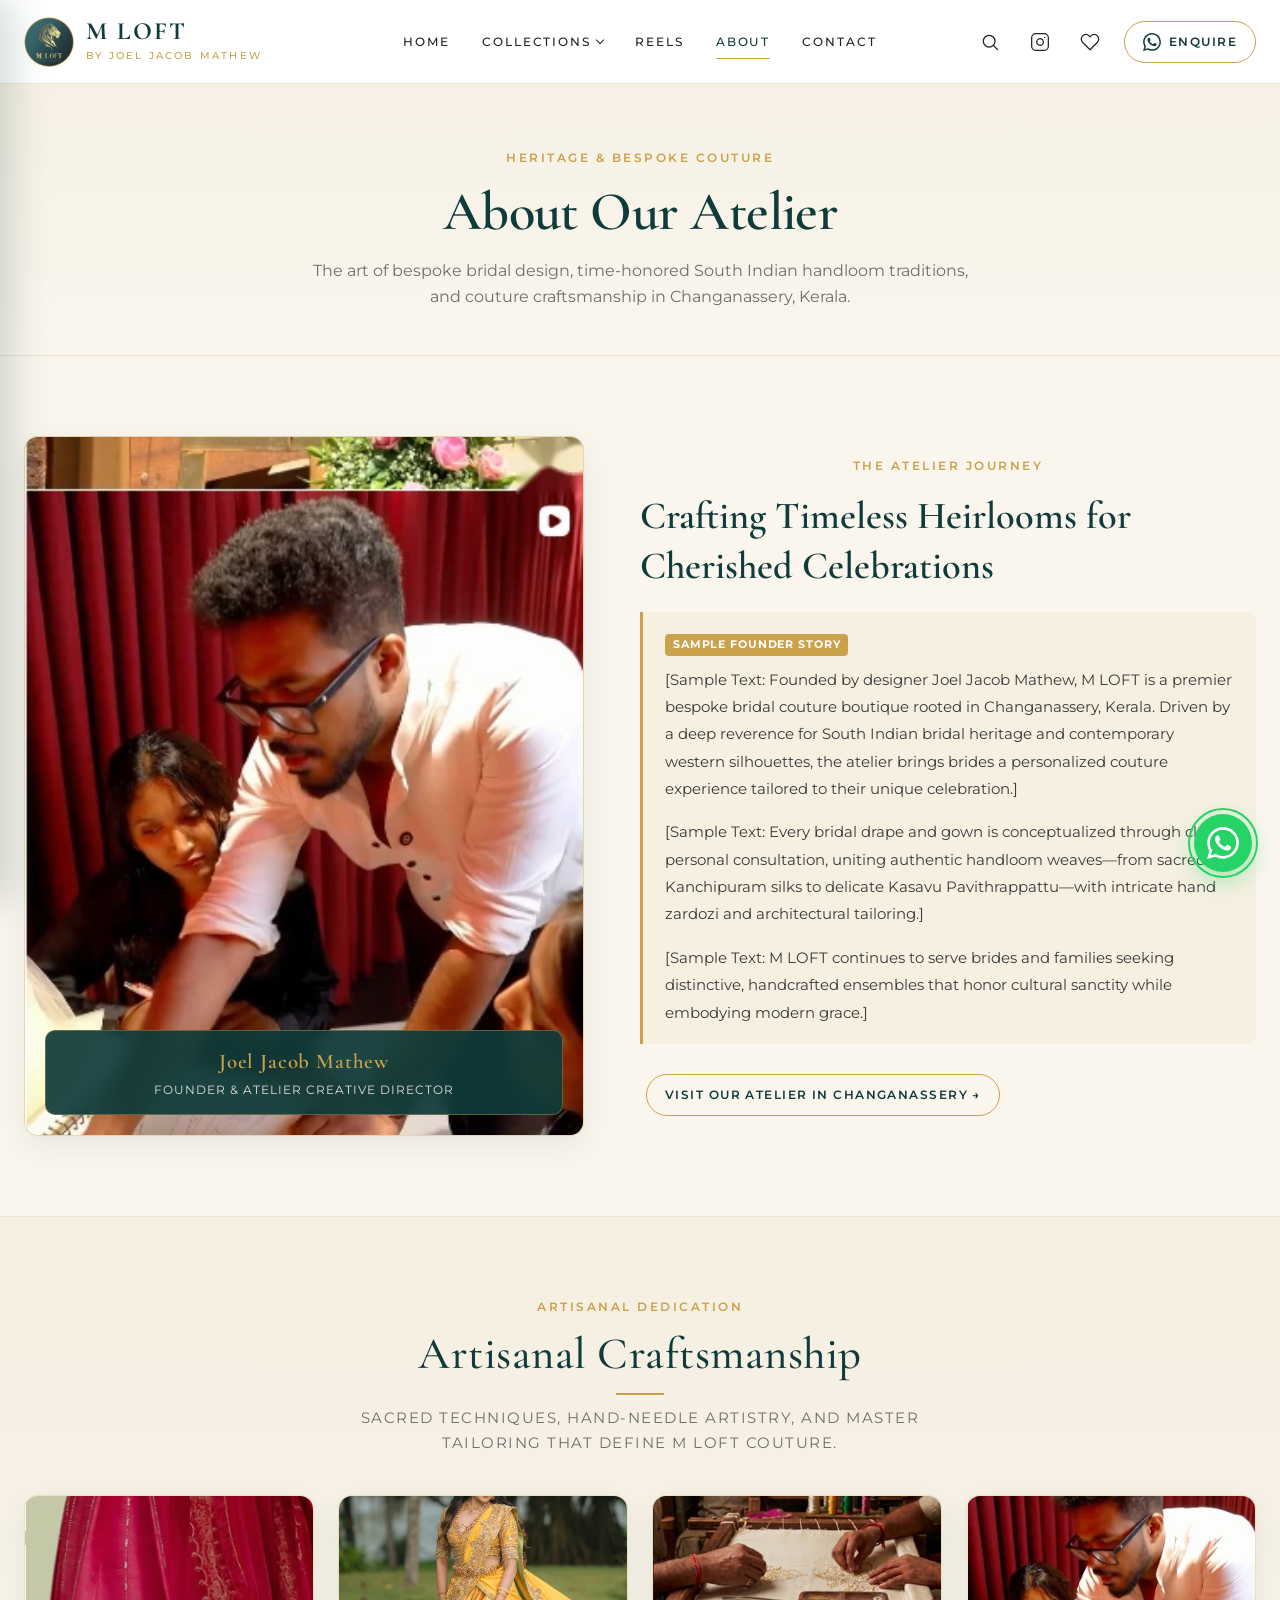
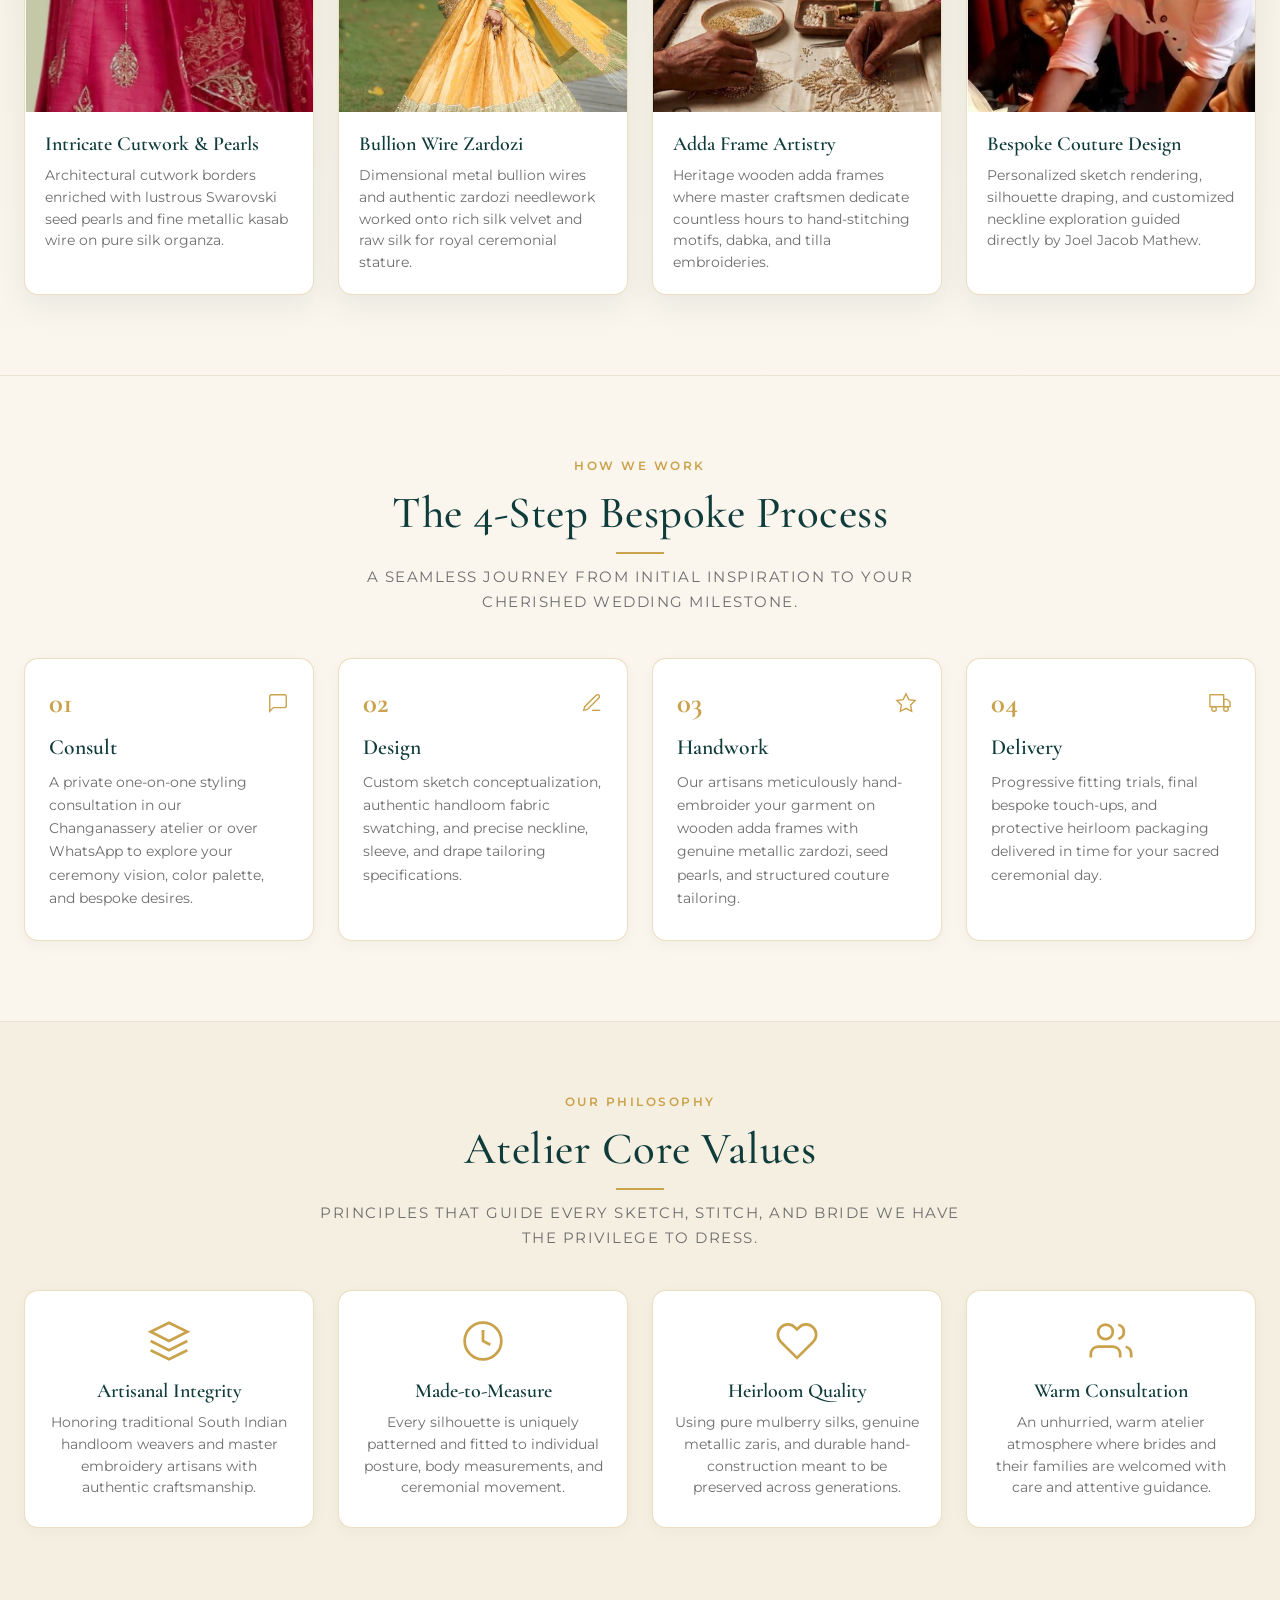
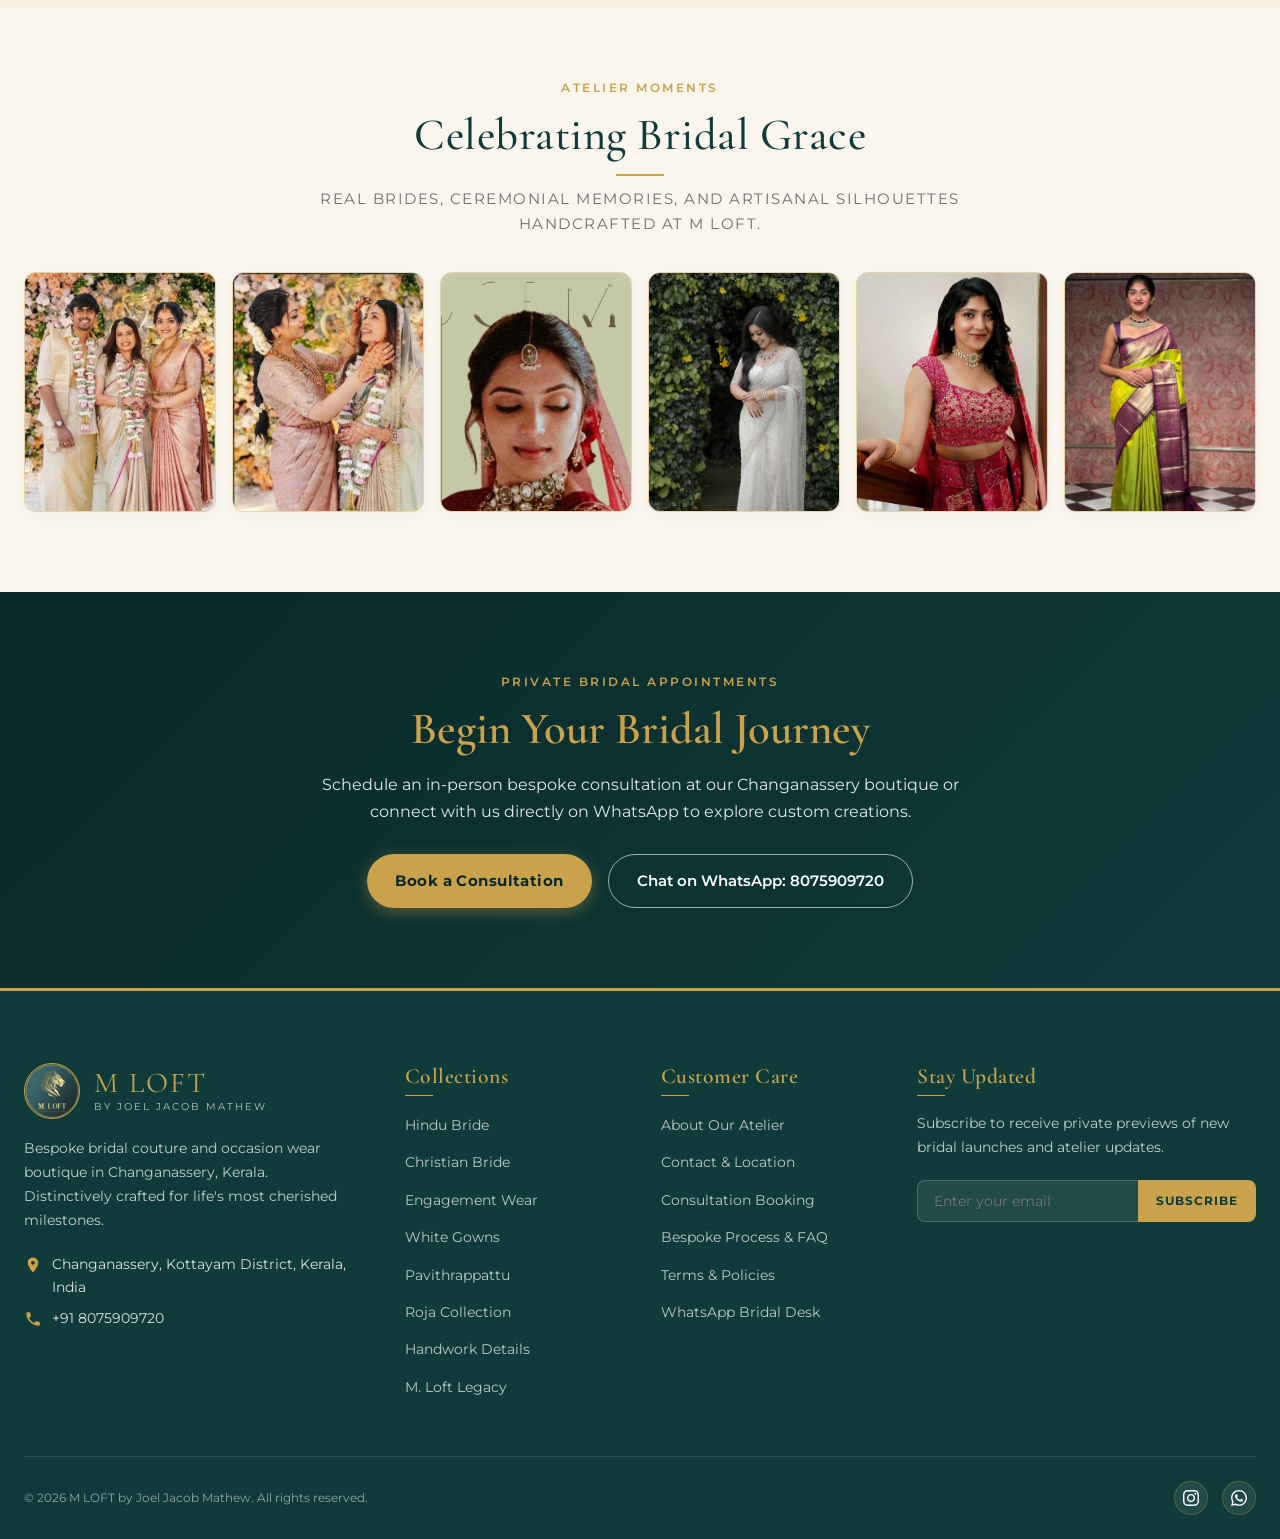
<file: about.html>
<!DOCTYPE html>
<html lang="en">
<head>
  <meta charset="UTF-8">
  <meta name="viewport" content="width=device-width, initial-scale=1.0">
  <title>About Our Atelier &amp; Heritage | M LOFT by Joel Jacob Mathew</title>
  <meta name="description" content="Discover the story, craftsmanship, 4-step bespoke process, and bridal heritage of M LOFT by Joel Jacob Mathew in Changanassery, Kerala.">
  <meta name="robots" content="noindex, nofollow">

  <!-- Open Graph Meta Tags -->
  <meta property="og:title" content="About Our Atelier &amp; Heritage | M LOFT by Joel Jacob Mathew">
  <meta property="og:description" content="Discover the story, craftsmanship, 4-step bespoke process, and bridal heritage of M LOFT by Joel Jacob Mathew in Changanassery, Kerala.">
  <meta property="og:image" content="assets/images/logo-badge.png">
  <meta property="og:type" content="website">
  
  <!-- Google Fonts: Cormorant Garamond & Montserrat -->
  <link rel="preconnect" href="https://fonts.googleapis.com">
  <link rel="preconnect" href="https://fonts.gstatic.com" crossorigin>
  <link href="https://fonts.googleapis.com/css2?family=Cormorant+Garamond:ital,wght@0,400;0,500;0,600;0,700;1,400&family=Montserrat:wght@300;400;500;600;700&display=swap" rel="stylesheet">
  
  <!-- Favicon -->
  <link rel="icon" type="image/png" sizes="32x32" href="assets/images/logo-badge.png">
  <link rel="icon" type="image/png" sizes="16x16" href="assets/images/logo-badge.png">
  <link rel="apple-touch-icon" sizes="180x180" href="assets/images/logo-badge.png">
  <meta name="theme-color" content="#0F3B3A">

  <!-- Master Stylesheet with cache buster -->
  <link rel="stylesheet" href="css/style.css?v=6.0">
</head>
<body>

  <!-- Sticky Header -->
  <header class="site-header" id="mainHeader">
    <div class="container header-inner">
      
      <!-- Mobile Hamburger Toggle (Left on mobile under 768px, >=44px tap area) -->
      <button class="mobile-toggle" aria-label="Open Navigation Menu" aria-expanded="false" aria-controls="mobileDrawer">
        <span class="hamburger-bar"></span>
        <span class="hamburger-bar"></span>
        <span class="hamburger-bar"></span>
      </button>

      <!-- Brand Logo & Name (Left on desktop, centered on mobile) -->
      <a href="index.html" class="brand-link" aria-label="M LOFT by Joel Jacob Mathew - Home">
        <img src="assets/images/logo-badge.png" alt="M LOFT Insignia" class="brand-badge-img" width="50" height="50">
        <div class="brand-text-wrap">
          <span class="brand-main-text">M LOFT</span>
          <span class="brand-sub-text">by Joel Jacob Mathew</span>
        </div>
      </a>

      <!-- Center Desktop Navigation -->
      <nav class="main-nav" aria-label="Primary Navigation">
        <div class="nav-item">
          <a href="index.html" class="nav-link">Home</a>
        </div>

        <!-- Collections Dropdown -->
        <div class="nav-item">
          <a href="collections.html" class="nav-link">
            Collections <span class="nav-arrow"></span>
          </a>
          <div class="dropdown-menu" role="menu">
            <div class="dropdown-grid">
              <a href="collections.html?c=hindu-bride" class="dropdown-card">
                <img src="assets/images/hindu-bride-01.webp" alt="Hindu Bride" class="dropdown-thumb" width="64" height="64" loading="lazy">
                <div class="dropdown-card-text">
                  <div class="dropdown-title">Hindu Bride</div>
                  <div class="dropdown-desc">Kanchipuram &amp; temple weaves</div>
                </div>
              </a>

              <a href="collections.html?c=christian-bride" class="dropdown-card">
                <img src="assets/images/christian-bride-01.webp" alt="Christian Bride" class="dropdown-thumb" width="64" height="64" loading="lazy">
                <div class="dropdown-card-text">
                  <div class="dropdown-title">Christian Bride</div>
                  <div class="dropdown-desc">Cathedral veils &amp; corset gowns</div>
                </div>
              </a>

              <a href="collections.html?c=engagement" class="dropdown-card">
                <img src="assets/images/engagement-01.webp" alt="Engagement" class="dropdown-thumb" width="64" height="64" loading="lazy">
                <div class="dropdown-card-text">
                  <div class="dropdown-title">Engagement Wear</div>
                  <div class="dropdown-desc">Pastel lehengas &amp; modern luxury</div>
                </div>
              </a>

              <a href="collections.html?c=white-gown" class="dropdown-card">
                <img src="assets/images/white-gown-01.webp" alt="White Gown" class="dropdown-thumb" width="64" height="64" loading="lazy">
                <div class="dropdown-card-text">
                  <div class="dropdown-title">White Gowns</div>
                  <div class="dropdown-desc">Handcrafted bespoke couture</div>
                </div>
              </a>

              <a href="collections.html?c=pavithrappattu" class="dropdown-card">
                <img src="assets/images/pavithrappattu-01.webp" alt="Pavithrappattu" class="dropdown-thumb" width="64" height="64" loading="lazy">
                <div class="dropdown-card-text">
                  <div class="dropdown-title">Pavithrappattu</div>
                  <div class="dropdown-desc">Heritage silk &amp; metallic zari</div>
                </div>
              </a>

              <a href="collections.html?c=roja" class="dropdown-card">
                <img src="assets/images/roja-01.webp" alt="Roja" class="dropdown-thumb" width="64" height="64" loading="lazy">
                <div class="dropdown-card-text">
                  <div class="dropdown-title">Roja Collection</div>
                  <div class="dropdown-desc">Crimson silks &amp; hand embroidery</div>
                </div>
              </a>

              <a href="collections.html?c=handwork" class="dropdown-card">
                <img src="assets/images/handwork-01.webp" alt="Handwork" class="dropdown-thumb" width="64" height="64" loading="lazy">
                <div class="dropdown-card-text">
                  <div class="dropdown-title">Handwork Details</div>
                  <div class="dropdown-desc">Artisanal zardozi &amp; cutwork</div>
                </div>
              </a>

              <a href="collections.html?c=legacy" class="dropdown-card">
                <img src="assets/images/legacy-01.webp" alt="M. Loft Legacy" class="dropdown-thumb" width="64" height="64" loading="lazy">
                <div class="dropdown-card-text">
                  <div class="dropdown-title">M. Loft Legacy</div>
                  <div class="dropdown-desc">Signature royal campaign</div>
                </div>
              </a>
            </div>

            <div class="dropdown-footer">
              <a href="collections.html" class="dropdown-footer-link">
                View all collections &rarr;
              </a>
            </div>
          </div>
        </div>

        <div class="nav-item">
          <a href="reels.html" class="nav-link">Reels</a>
        </div>

        <div class="nav-item">
          <a href="about.html" class="nav-link active">About</a>
        </div>

        <div class="nav-item">
          <a href="contact.html" class="nav-link">Contact</a>
        </div>
      </nav>

      <!-- Right Header Actions -->
      <div class="header-actions">
        <!-- Thin-line Search Icon (20px, 1.5px stroke, 44px tap area) -->
        <button class="icon-btn search-trigger" aria-label="Open Search">
          <svg width="20" height="20" viewBox="0 0 24 24" fill="none" stroke="currentColor" stroke-width="1.5" stroke-linecap="round" stroke-linejoin="round" aria-hidden="true"><circle cx="11" cy="11" r="7"/><line x1="21" y1="21" x2="16" y2="16"/></svg>
        </button>

        <!-- Thin-line Instagram Icon (20px, 1.5px stroke, 44px tap area) -->
        <a href="https://www.instagram.com/mloft_by_joeljacobmathew/" target="_blank" rel="noopener" class="icon-btn header-insta-btn" aria-label="Visit Instagram Profile">
          <svg width="20" height="20" viewBox="0 0 24 24" fill="none" stroke="currentColor" stroke-width="1.5" stroke-linecap="round" stroke-linejoin="round" aria-hidden="true"><rect x="2" y="2" width="20" height="20" rx="5" ry="5"/><path d="M16 11.37A4 4 0 1 1 12.63 8 4 4 0 0 1 16 11.37z"/><line x1="17.5" y1="6.5" x2="17.51" y2="6.5"/></svg>
        </a>

        <!-- Thin-line Wishlist Heart Icon (20px, 1.5px stroke, 44px tap area) -->
        <a href="#wishlist" class="icon-btn wishlist-btn" aria-label="View Wishlist">
          <svg width="20" height="20" viewBox="0 0 24 24" fill="none" stroke="currentColor" stroke-width="1.5" stroke-linecap="round" stroke-linejoin="round" aria-hidden="true"><path d="M20.84 4.61a5.5 5.5 0 0 0-7.78 0L12 5.67l-1.06-1.06a5.5 5.5 0 0 0-7.78 7.78l1.06 1.06L12 21.23l7.78-7.78 1.06-1.06a5.5 5.5 0 0 0 0-7.78z"/></svg>
          <span class="badge-count wishlist-badge" style="display: none;">0</span>
        </a>

        <!-- Mobile WhatsApp Icon Button (Under 768px, 44px tap target) -->
        <a href="https://wa.me/918075909720" target="_blank" rel="noopener" class="icon-btn mobile-wa-btn" aria-label="Chat on WhatsApp">
          <svg width="20" height="20" viewBox="0 0 24 24" fill="currentColor" aria-hidden="true"><path d="M17.472 14.382c-.297-.149-1.758-.867-2.03-.967-.273-.099-.471-.148-.67.15-.197.297-.767.966-.94 1.164-.173.199-.347.223-.644.075-.297-.15-1.255-.463-2.39-1.475-.883-.788-1.48-1.761-1.653-2.059-.173-.297-.018-.458.13-.606.134-.133.298-.347.446-.52.149-.174.198-.298.298-.497.099-.198.05-.371-.025-.52-.075-.149-.669-1.612-.916-2.207-.242-.579-.487-.5-.669-.51-.173-.008-.371-.01-.57-.01-.198 0-.52.074-.792.372-.272.297-1.04 1.016-1.04 2.479 0 1.462 1.065 2.875 1.213 3.074.149.198 2.096 3.2 5.077 4.487.709.306 1.262.489 1.694.625.712.227 1.36.195 1.871.118.571-.085 1.758-.719 2.006-1.413.248-.694.248-1.289.173-1.413-.074-.124-.272-.198-.57-.347m-5.421 7.403h-.004a9.87 9.87 0 01-5.031-1.378l-.361-.214-3.741.982.998-3.648-.235-.374a9.86 9.86 0 01-1.51-5.26c.001-5.45 4.436-9.884 9.888-9.884 2.64 0 5.122 1.03 6.988 2.898a9.825 9.825 0 012.893 6.994c-.003 5.45-4.437 9.884-9.885 9.884m8.413-18.297A11.815 11.815 0 0012.05 0C5.495 0 .16 5.335.157 11.892c0 2.096.547 4.142 1.588 5.945L.057 24l6.305-1.654a11.882 11.882 0 005.683 1.448h.005c6.554 0 11.89-5.335 11.893-11.893a11.821 11.821 0 00-3.48-8.413Z"/></svg>
        </a>

        <!-- Desktop Enquire Pill (Gold-outline pill with WhatsApp icon, fills teal on hover) -->
        <a href="https://wa.me/918075909720" target="_blank" rel="noopener" class="btn-enquire-pill" aria-label="Enquire on WhatsApp">
          <svg width="18" height="18" viewBox="0 0 24 24" fill="currentColor" aria-hidden="true"><path d="M17.472 14.382c-.297-.149-1.758-.867-2.03-.967-.273-.099-.471-.148-.67.15-.197.297-.767.966-.94 1.164-.173.199-.347.223-.644.075-.297-.15-1.255-.463-2.39-1.475-.883-.788-1.48-1.761-1.653-2.059-.173-.297-.018-.458.13-.606.134-.133.298-.347.446-.52.149-.174.198-.298.298-.497.099-.198.05-.371-.025-.52-.075-.149-.669-1.612-.916-2.207-.242-.579-.487-.5-.669-.51-.173-.008-.371-.01-.57-.01-.198 0-.52.074-.792.372-.272.297-1.04 1.016-1.04 2.479 0 1.462 1.065 2.875 1.213 3.074.149.198 2.096 3.2 5.077 4.487.709.306 1.262.489 1.694.625.712.227 1.36.195 1.871.118.571-.085 1.758-.719 2.006-1.413.248-.694.248-1.289.173-1.413-.074-.124-.272-.198-.57-.347m-5.421 7.403h-.004a9.87 9.87 0 01-5.031-1.378l-.361-.214-3.741.982.998-3.648-.235-.374a9.86 9.86 0 01-1.51-5.26c.001-5.45 4.436-9.884 9.888-9.884 2.64 0 5.122 1.03 6.988 2.898a9.825 9.825 0 012.893 6.994c-.003 5.45-4.437 9.884-9.885 9.884m8.413-18.297A11.815 11.815 0 0012.05 0C5.495 0 .16 5.335.157 11.892c0 2.096.547 4.142 1.588 5.945L.057 24l6.305-1.654a11.882 11.882 0 005.683 1.448h.005c6.554 0 11.89-5.335 11.893-11.893a11.821 11.821 0 00-3.48-8.413Z"/></svg>
          <span>Enquire</span>
        </a>
      </div>

    </div>
  </header>

  <!-- ========================================================================
       Mobile Drawer Navigation (Left-Slide, Ivory, Safe Area, Staggered)
       ======================================================================== -->
  <div class="mobile-drawer-overlay" aria-hidden="true"></div>
  <aside class="mobile-drawer" id="mobileDrawer" aria-label="Mobile Navigation" aria-hidden="true">
    <div class="drawer-header">
      <div class="brand-text-wrap">
        <span class="brand-main-text">M LOFT</span>
        <span class="brand-sub-text">by Joel Jacob Mathew</span>
      </div>
      <button class="drawer-close-btn" aria-label="Close Mobile Menu">&times;</button>
    </div>

    <nav class="drawer-nav">
      <div class="drawer-nav-item">
        <a href="index.html" class="drawer-link">Home</a>
      </div>
      
      <!-- Collapsible Collections Accordion with Thumbnails -->
      <div class="drawer-nav-item">
        <button class="drawer-accordion-btn" aria-expanded="false">
          <span>Collections</span>
          <span class="nav-arrow"></span>
        </button>
        <div class="drawer-accordion-content">
          <a href="collections.html?c=hindu-bride" class="drawer-sublink-card">
            <img src="assets/images/hindu-bride-01.webp" alt="Hindu Bride" class="drawer-sublink-thumb" width="40" height="40" loading="lazy">
            <span class="drawer-sublink-name">Hindu Bride</span>
          </a>
          <a href="collections.html?c=christian-bride" class="drawer-sublink-card">
            <img src="assets/images/christian-bride-01.webp" alt="Christian Bride" class="drawer-sublink-thumb" width="40" height="40" loading="lazy">
            <span class="drawer-sublink-name">Christian Bride</span>
          </a>
          <a href="collections.html?c=engagement" class="drawer-sublink-card">
            <img src="assets/images/engagement-01.webp" alt="Engagement Wear" class="drawer-sublink-thumb" width="40" height="40" loading="lazy">
            <span class="drawer-sublink-name">Engagement Wear</span>
          </a>
          <a href="collections.html?c=white-gown" class="drawer-sublink-card">
            <img src="assets/images/white-gown-01.webp" alt="White Gowns" class="drawer-sublink-thumb" width="40" height="40" loading="lazy">
            <span class="drawer-sublink-name">White Gowns</span>
          </a>
          <a href="collections.html?c=pavithrappattu" class="drawer-sublink-card">
            <img src="assets/images/pavithrappattu-01.webp" alt="Pavithrappattu" class="drawer-sublink-thumb" width="40" height="40" loading="lazy">
            <span class="drawer-sublink-name">Pavithrappattu</span>
          </a>
          <a href="collections.html?c=roja" class="drawer-sublink-card">
            <img src="assets/images/roja-01.webp" alt="Roja Collection" class="drawer-sublink-thumb" width="40" height="40" loading="lazy">
            <span class="drawer-sublink-name">Roja Collection</span>
          </a>
          <a href="collections.html?c=handwork" class="drawer-sublink-card">
            <img src="assets/images/handwork-01.webp" alt="Handwork Details" class="drawer-sublink-thumb" width="40" height="40" loading="lazy">
            <span class="drawer-sublink-name">Handwork Details</span>
          </a>
          <a href="collections.html?c=legacy" class="drawer-sublink-card">
            <img src="assets/images/legacy-01.webp" alt="M. Loft Legacy" class="drawer-sublink-thumb" width="40" height="40" loading="lazy">
            <span class="drawer-sublink-name">M. Loft Legacy</span>
          </a>
          <a href="collections.html" class="drawer-sublink-all">
            View all collections &rarr;
          </a>
        </div>
      </div>

      <div class="drawer-nav-item">
        <a href="reels.html" class="drawer-link">Reels</a>
      </div>

      <div class="drawer-nav-item">
        <a href="about.html" class="drawer-link active">About</a>
      </div>

      <div class="drawer-nav-item">
        <a href="contact.html" class="drawer-link">Contact</a>
      </div>
    </nav>

    <div class="drawer-footer">
      <a href="https://wa.me/918075909720" target="_blank" rel="noopener" class="drawer-wa-btn">
        <svg width="18" height="18" viewBox="0 0 24 24" fill="currentColor" aria-hidden="true"><path d="M17.472 14.382c-.297-.149-1.758-.867-2.03-.967-.273-.099-.471-.148-.67.15-.197.297-.767.966-.94 1.164-.173.199-.347.223-.644.075-.297-.15-1.255-.463-2.39-1.475-.883-.788-1.48-1.761-1.653-2.059-.173-.297-.018-.458.13-.606.134-.133.298-.347.446-.52.149-.174.198-.298.298-.497.099-.198.05-.371-.025-.52-.075-.149-.669-1.612-.916-2.207-.242-.579-.487-.5-.669-.51-.173-.008-.371-.01-.57-.01-.198 0-.52.074-.792.372-.272.297-1.04 1.016-1.04 2.479 0 1.462 1.065 2.875 1.213 3.074.149.198 2.096 3.2 5.077 4.487.709.306 1.262.489 1.694.625.712.227 1.36.195 1.871.118.571-.085 1.758-.719 2.006-1.413.248-.694.248-1.289.173-1.413-.074-.124-.272-.198-.57-.347m-5.421 7.403h-.004a9.87 9.87 0 01-5.031-1.378l-.361-.214-3.741.982.998-3.648-.235-.374a9.86 9.86 0 01-1.51-5.26c.001-5.45 4.436-9.884 9.888-9.884 2.64 0 5.122 1.03 6.988 2.898a9.825 9.825 0 012.893 6.994c-.003 5.45-4.437 9.884-9.885 9.884m8.413-18.297A11.815 11.815 0 0012.05 0C5.495 0 .16 5.335.157 11.892c0 2.096.547 4.142 1.588 5.945L.057 24l6.305-1.654a11.882 11.882 0 005.683 1.448h.005c6.554 0 11.89-5.335 11.893-11.893a11.821 11.821 0 00-3.48-8.413Z"/></svg>
        <span>Enquire on WhatsApp</span>
      </a>

      <div class="drawer-contact-strip">
        <a href="tel:8075909720" class="drawer-phone-link" aria-label="Call 8075909720">
          <svg width="16" height="16" viewBox="0 0 24 24" fill="none" stroke="currentColor" stroke-width="1.5" stroke-linecap="round" stroke-linejoin="round" aria-hidden="true"><path d="M22 16.92v3a2 2 0 0 1-2.18 2 19.79 19.79 0 0 1-8.63-3.07 19.5 19.5 0 0 1-6-6 19.79 19.79 0 0 1-3.07-8.67A2 2 0 0 1 4.11 2h3a2 2 0 0 1 2 1.72 12.84 12.84 0 0 0 .7 2.81 2 2 0 0 1-.45 2.11L8.09 9.91a16 16 0 0 0 6 6l1.27-1.27a2 2 0 0 1 2.11-.45 12.84 12.84 0 0 0 2.81.7A2 2 0 0 1 22 16.92z"/></svg>
          <span>8075909720</span>
        </a>

        <a href="https://www.instagram.com/mloft_by_joeljacobmathew/" target="_blank" rel="noopener" class="drawer-insta-link" aria-label="Instagram Profile">
          <svg width="18" height="18" viewBox="0 0 24 24" fill="none" stroke="currentColor" stroke-width="1.5" stroke-linecap="round" stroke-linejoin="round" aria-hidden="true"><rect x="2" y="2" width="20" height="20" rx="5" ry="5"/><path d="M16 11.37A4 4 0 1 1 12.63 8 4 4 0 0 1 16 11.37z"/><line x1="17.5" y1="6.5" x2="17.51" y2="6.5"/></svg>
          <span>Instagram</span>
        </a>
      </div>
    </div>
  </aside>

  <!-- Search Overlay Modal -->
  <div class="search-modal-overlay" role="dialog" aria-modal="true" aria-label="Search Boutique">
    <div class="search-modal-container">
      <button class="search-close-btn" aria-label="Close Search">&times;</button>
      <h2 class="search-title">Search Collections & Bridal Wear</h2>
      <form class="search-input-wrap" onsubmit="event.preventDefault(); window.location.href='collections.html?q=' + encodeURIComponent(document.querySelector('.search-input').value);">
        <input type="text" class="search-input" placeholder="Search Hindu Bride, White Gown, Saree...">
        <button type="submit" class="search-submit-btn">&rarr;</button>
      </form>
    </div>
  </div>

  <!-- Main Content: About Our Atelier -->
  <main class="about-main-content" id="mainContent">

    <!-- 1. Hero Banner -->
    <section class="about-hero-banner">
      <div class="container">
        <span class="section-eyebrow">Heritage &amp; Bespoke Couture</span>
        <h1 class="about-hero-title">About Our Atelier</h1>
        <p class="about-hero-subtitle">
          The art of bespoke bridal design, time-honored South Indian handloom traditions, and couture craftsmanship in Changanassery, Kerala.
        </p>
      </div>
    </section>

    <!-- 2. Founder's Story Section -->
    <section class="about-story-section">
      <div class="container">
        <div class="about-story-grid">
          
          <div class="about-story-media">
            <img src="assets/images/mosaic-03.webp" alt="Joel Jacob Mathew Atelier Design Process" class="about-story-img" width="500" height="625" loading="lazy">
            <div class="about-story-badge">
              <div class="about-story-badge-name">Joel Jacob Mathew</div>
              <div class="about-story-badge-role">Founder &amp; Atelier Creative Director</div>
            </div>
          </div>

          <div class="about-story-content">
            <span class="section-eyebrow">The Atelier Journey</span>
            <h2 class="about-story-title">Crafting Timeless Heirlooms for Cherished Celebrations</h2>

            <!-- Clearly Marked Sample Story Box -->
            <div class="sample-story-box">
              <span class="sample-story-label">Sample Founder Story</span>
              <p class="about-story-text">
                [Sample Text: Founded by designer Joel Jacob Mathew, M LOFT is a premier bespoke bridal couture boutique rooted in Changanassery, Kerala. Driven by a deep reverence for South Indian bridal heritage and contemporary western silhouettes, the atelier brings brides a personalized couture experience tailored to their unique celebration.]
              </p>
              <p class="about-story-text">
                [Sample Text: Every bridal drape and gown is conceptualized through close personal consultation, uniting authentic handloom weaves—from sacred Kanchipuram silks to delicate Kasavu Pavithrappattu—with intricate hand zardozi and architectural tailoring.]
              </p>
              <p class="about-story-text" style="margin-bottom: 0;">
                [Sample Text: M LOFT continues to serve brides and families seeking distinctive, handcrafted ensembles that honor cultural sanctity while embodying modern grace.]
              </p>
            </div>

            <div style="margin-top: 10px;">
              <a href="contact.html" class="btn-enquire-pill" style="display: inline-flex;">
                <span>Visit Our Atelier in Changanassery &rarr;</span>
              </a>
            </div>
          </div>

        </div>
      </div>
    </section>

    <!-- 3. Craftsmanship Section with Handwork Images -->
    <section class="craftsmanship-section" id="craftsmanship">
      <div class="container">
        <div style="text-align: center; max-width: 650px; margin: 0 auto;">
          <span class="section-eyebrow">Artisanal Dedication</span>
          <h2 class="section-title">Artisanal Craftsmanship</h2>
          <p class="section-subtitle">Sacred techniques, hand-needle artistry, and master tailoring that define M LOFT couture.</p>
        </div>

        <div class="craftsmanship-grid">
          
          <div class="craft-card">
            <div class="craft-media">
              <img src="assets/images/handwork-01.webp" alt="Laser & Hand Cutwork Embroidery" class="craft-img" width="320" height="240" loading="lazy">
            </div>
            <div class="craft-body">
              <h3 class="craft-title">Intricate Cutwork &amp; Pearls</h3>
              <p class="craft-desc">Architectural cutwork borders enriched with lustrous Swarovski seed pearls and fine metallic kasab wire on pure silk organza.</p>
            </div>
          </div>

          <div class="craft-card">
            <div class="craft-media">
              <img src="assets/images/handwork-02.webp" alt="Bullion Wire Gold Zardozi" class="craft-img" width="320" height="240" loading="lazy">
            </div>
            <div class="craft-body">
              <h3 class="craft-title">Bullion Wire Zardozi</h3>
              <p class="craft-desc">Dimensional metal bullion wires and authentic zardozi needlework worked onto rich silk velvet and raw silk for royal ceremonial stature.</p>
            </div>
          </div>

          <div class="craft-card">
            <div class="craft-media">
              <img src="assets/images/handwork-03.webp" alt="Master Adda Frame Handloom Embroidery" class="craft-img" width="320" height="240" loading="lazy">
            </div>
            <div class="craft-body">
              <h3 class="craft-title">Adda Frame Artistry</h3>
              <p class="craft-desc">Heritage wooden adda frames where master craftsmen dedicate countless hours to hand-stitching motifs, dabka, and tilla embroideries.</p>
            </div>
          </div>

          <div class="craft-card">
            <div class="craft-media">
              <img src="assets/images/mosaic-03.webp" alt="Bespoke Sketching & Draping" class="craft-img" width="320" height="240" loading="lazy">
            </div>
            <div class="craft-body">
              <h3 class="craft-title">Bespoke Couture Design</h3>
              <p class="craft-desc">Personalized sketch rendering, silhouette draping, and customized neckline exploration guided directly by Joel Jacob Mathew.</p>
            </div>
          </div>

        </div>
      </div>
    </section>

    <!-- 4. 4-Step Process Section -->
    <section class="process-section" id="process">
      <div class="container">
        <div style="text-align: center; max-width: 650px; margin: 0 auto;">
          <span class="section-eyebrow">How We Work</span>
          <h2 class="section-title">The 4-Step Bespoke Process</h2>
          <p class="section-subtitle">A seamless journey from initial inspiration to your cherished wedding milestone.</p>
        </div>

        <div class="process-grid">
          
          <div class="process-step-card">
            <div class="process-num-badge">
              <span>01</span>
              <svg width="22" height="22" viewBox="0 0 24 24" fill="none" stroke="currentColor" stroke-width="1.5"><path d="M21 15a2 2 0 0 1-2 2H7l-4 4V5a2 2 0 0 1 2-2h14a2 2 0 0 1 2 2z"/></svg>
            </div>
            <h3 class="process-step-title">Consult</h3>
            <p class="process-step-desc">
              A private one-on-one styling consultation in our Changanassery atelier or over WhatsApp to explore your ceremony vision, color palette, and bespoke desires.
            </p>
          </div>

          <div class="process-step-card">
            <div class="process-num-badge">
              <span>02</span>
              <svg width="22" height="22" viewBox="0 0 24 24" fill="none" stroke="currentColor" stroke-width="1.5"><path d="M12 20h9"/><path d="M16.5 3.5a2.121 2.121 0 0 1 3 3L7 19l-4 1 1-4L16.5 3.5z"/></svg>
            </div>
            <h3 class="process-step-title">Design</h3>
            <p class="process-step-desc">
              Custom sketch conceptualization, authentic handloom fabric swatching, and precise neckline, sleeve, and drape tailoring specifications.
            </p>
          </div>

          <div class="process-step-card">
            <div class="process-num-badge">
              <span>03</span>
              <svg width="22" height="22" viewBox="0 0 24 24" fill="none" stroke="currentColor" stroke-width="1.5"><polygon points="12 2 15.09 8.26 22 9.27 17 14.14 18.18 21.02 12 17.77 5.82 21.02 7 14.14 2 9.27 8.91 8.26 12 2"/></svg>
            </div>
            <h3 class="process-step-title">Handwork</h3>
            <p class="process-step-desc">
              Our artisans meticulously hand-embroider your garment on wooden adda frames with genuine metallic zardozi, seed pearls, and structured couture tailoring.
            </p>
          </div>

          <div class="process-step-card">
            <div class="process-num-badge">
              <span>04</span>
              <svg width="22" height="22" viewBox="0 0 24 24" fill="none" stroke="currentColor" stroke-width="1.5"><rect x="1" y="3" width="15" height="13"/><polygon points="16 8 20 8 23 11 23 16 16 16 16 8"/><circle cx="5.5" cy="18.5" r="2.5"/><circle cx="18.5" cy="18.5" r="2.5"/></svg>
            </div>
            <h3 class="process-step-title">Delivery</h3>
            <p class="process-step-desc">
              Progressive fitting trials, final bespoke touch-ups, and protective heirloom packaging delivered in time for your sacred ceremonial day.
            </p>
          </div>

        </div>
      </div>
    </section>

    <!-- 5. Values Section -->
    <section class="values-section">
      <div class="container">
        <div style="text-align: center; max-width: 650px; margin: 0 auto;">
          <span class="section-eyebrow">Our Philosophy</span>
          <h2 class="section-title">Atelier Core Values</h2>
          <p class="section-subtitle">Principles that guide every sketch, stitch, and bride we have the privilege to dress.</p>
        </div>

        <div class="values-grid">
          
          <div class="value-card">
            <div class="value-icon">
              <svg viewBox="0 0 24 24" fill="none" stroke="currentColor" stroke-width="1.5"><path d="M12 2L2 7l10 5 10-5-10-5zM2 17l10 5 10-5M2 12l10 5 10-5"/></svg>
            </div>
            <h3 class="value-title">Artisanal Integrity</h3>
            <p class="value-desc">Honoring traditional South Indian handloom weavers and master embroidery artisans with authentic craftsmanship.</p>
          </div>

          <div class="value-card">
            <div class="value-icon">
              <svg viewBox="0 0 24 24" fill="none" stroke="currentColor" stroke-width="1.5"><circle cx="12" cy="12" r="10"/><path d="M12 6v6l4 2"/></svg>
            </div>
            <h3 class="value-title">Made-to-Measure</h3>
            <p class="value-desc">Every silhouette is uniquely patterned and fitted to individual posture, body measurements, and ceremonial movement.</p>
          </div>

          <div class="value-card">
            <div class="value-icon">
              <svg viewBox="0 0 24 24" fill="none" stroke="currentColor" stroke-width="1.5"><path d="M20.84 4.61a5.5 5.5 0 0 0-7.78 0L12 5.67l-1.06-1.06a5.5 5.5 0 0 0-7.78 7.78l1.06 1.06L12 21.23l7.78-7.78 1.06-1.06a5.5 5.5 0 0 0 0-7.78z"/></svg>
            </div>
            <h3 class="value-title">Heirloom Quality</h3>
            <p class="value-desc">Using pure mulberry silks, genuine metallic zaris, and durable hand-construction meant to be preserved across generations.</p>
          </div>

          <div class="value-card">
            <div class="value-icon">
              <svg viewBox="0 0 24 24" fill="none" stroke="currentColor" stroke-width="1.5"><path d="M17 21v-2a4 4 0 0 0-4-4H5a4 4 0 0 0-4 4v2"/><circle cx="9" cy="7" r="4"/><path d="M23 21v-2a4 4 0 0 0-3-3.87"/><path d="M16 3.13a4 4 0 0 1 0 7.75"/></svg>
            </div>
            <h3 class="value-title">Warm Consultation</h3>
            <p class="value-desc">An unhurried, warm atelier atmosphere where brides and their families are welcomed with care and attentive guidance.</p>
          </div>

        </div>
      </div>
    </section>

    <!-- 6. Strip of Photos from assets/images -->
    <section class="photo-strip-section">
      <div class="container">
        <div style="text-align: center; max-width: 650px; margin: 0 auto;">
          <span class="section-eyebrow">Atelier Moments</span>
          <h2 class="section-title">Celebrating Bridal Grace</h2>
          <p class="section-subtitle">Real brides, ceremonial memories, and artisanal silhouettes handcrafted at M LOFT.</p>
        </div>

        <div class="photo-strip-track">
          <div class="photo-strip-item">
            <img src="assets/images/mosaic-01.webp" alt="Kerala Kasavu Wedding Ensemble" width="240" height="300" loading="lazy">
          </div>
          <div class="photo-strip-item">
            <img src="assets/images/mosaic-02.webp" alt="Bridal Sisters in Kanchipuram Silks" width="240" height="300" loading="lazy">
          </div>
          <div class="photo-strip-item">
            <img src="assets/images/mosaic-04.webp" alt="Ceremonial Bride with Polki Jewelry" width="240" height="300" loading="lazy">
          </div>
          <div class="photo-strip-item">
            <img src="assets/images/christian-bride-03.webp" alt="Christian Bride in Scalloped Pearl Saree" width="240" height="300" loading="lazy">
          </div>
          <div class="photo-strip-item">
            <img src="assets/images/engagement-03.webp" alt="Fuchsia Zari Bridal Lehenga" width="240" height="300" loading="lazy">
          </div>
          <div class="photo-strip-item">
            <img src="assets/images/roja-02.webp" alt="Charulata Festive Silk Saree" width="240" height="300" loading="lazy">
          </div>
        </div>
      </div>
    </section>

    <!-- 7. Book a Consultation Call to Action -->
    <section class="about-cta-section">
      <div class="container">
        <div class="about-cta-box">
          <span class="section-eyebrow" style="color: var(--accent-gold);">Private Bridal Appointments</span>
          <h2 class="about-cta-title">Begin Your Bridal Journey</h2>
          <p class="about-cta-text">
            Schedule an in-person bespoke consultation at our Changanassery boutique or connect with us directly on WhatsApp to explore custom creations.
          </p>
          <div class="about-cta-btns">
            <a href="contact.html" class="btn-cta-gold">Book a Consultation</a>
            <a href="https://wa.me/918075909720" target="_blank" rel="noopener" class="btn-cta-wa">
              <span>Chat on WhatsApp: 8075909720</span>
            </a>
          </div>
        </div>
      </div>
    </section>

  </main>

  <!-- Site Footer -->
  <footer class="site-footer">
    <div class="container">
      <div class="footer-grid">
        <div>
          <div class="footer-brand-wrap">
            <img src="assets/images/logo-badge.png" alt="M LOFT Lion Emblem" class="footer-logo-badge" width="56" height="56" loading="lazy">
            <div>
              <div class="footer-brand-title">M LOFT</div>
              <div class="footer-brand-sub">by Joel Jacob Mathew</div>
            </div>
          </div>
          <p class="footer-desc">
            Bespoke bridal couture and occasion wear boutique in Changanassery, Kerala. Distinctively crafted for life's most cherished milestones.
          </p>
          <div class="footer-contact-info">
            <div class="footer-contact-item">
              <svg viewBox="0 0 24 24"><path d="M12 2C8.13 2 5 5.13 5 9c0 5.25 7 13 7 13s7-7.75 7-13c0-3.87-3.13-7-7-7zm0 9.5c-1.38 0-2.5-1.12-2.5-2.5s1.12-2.5 2.5-2.5 2.5 1.12 2.5 2.5-1.12 2.5-2.5 2.5z"/></svg>
              <span>Changanassery, Kottayam District, Kerala, India</span>
            </div>
            <div class="footer-contact-item">
              <svg viewBox="0 0 24 24"><path d="M6.62 10.79c1.44 2.83 3.76 5.14 6.59 6.59l2.2-2.2c.27-.27.67-.36 1.02-.24 1.12.37 2.33.57 3.57.57.55 0 1 .45 1 1V20c0 .55-.45 1-1 1-9.39 0-17-7.61-17-17 0-.55.45-1 1-1h3.5c.55 0 1 .45 1 1 0 1.25.2 2.45.57 3.57.11.35.03.74-.25 1.02l-2.2 2.2z"/></svg>
              <a href="tel:+918075909720" style="color: inherit;">+91 8075909720</a>
            </div>
          </div>
        </div>

        <div>
          <h3 class="footer-col-title">Collections</h3>
          <ul class="footer-links-list">
            <li><a href="collections.html?c=hindu-bride" class="footer-link">Hindu Bride</a></li>
            <li><a href="collections.html?c=christian-bride" class="footer-link">Christian Bride</a></li>
            <li><a href="collections.html?c=engagement" class="footer-link">Engagement Wear</a></li>
            <li><a href="collections.html?c=white-gown" class="footer-link">White Gowns</a></li>
            <li><a href="collections.html?c=pavithrappattu" class="footer-link">Pavithrappattu</a></li>
            <li><a href="collections.html?c=roja" class="footer-link">Roja Collection</a></li>
            <li><a href="collections.html?c=handwork" class="footer-link">Handwork Details</a></li>
            <li><a href="collections.html?c=legacy" class="footer-link">M. Loft Legacy</a></li>
          </ul>
        </div>

        <div>
          <h3 class="footer-col-title">Customer Care</h3>
          <ul class="footer-links-list">
            <li><a href="about.html" class="footer-link">About Our Atelier</a></li>
            <li><a href="contact.html" class="footer-link">Contact &amp; Location</a></li>
            <li><a href="contact.html#consultation" class="footer-link">Consultation Booking</a></li>
            <li><a href="about.html#process" class="footer-link">Bespoke Process &amp; FAQ</a></li>
            <li><a href="contact.html" class="footer-link">Terms &amp; Policies</a></li>
            <li><a href="https://wa.me/918075909720" target="_blank" rel="noopener" class="footer-link">WhatsApp Bridal Desk</a></li>
          </ul>
        </div>

        <div>
          <h3 class="footer-col-title">Stay Updated</h3>
          <p class="footer-desc">
            Subscribe to receive private previews of new bridal launches and atelier updates.
          </p>
          <form class="newsletter-form" onsubmit="event.preventDefault(); alert('Thank you for subscribing to M LOFT.');">
            <div class="newsletter-input-group">
              <input type="email" class="newsletter-input" placeholder="Enter your email" required aria-label="Email">
              <button type="submit" class="newsletter-btn">Subscribe</button>
            </div>
          </form>
        </div>
      </div>

      <div class="footer-bottom">
        <div>&copy; 2026 M LOFT by Joel Jacob Mathew. All rights reserved.</div>
        <div class="social-links-wrap">
          <a href="https://www.instagram.com/mloft_by_joeljacobmathew/" target="_blank" rel="noopener" class="social-icon-link" aria-label="Instagram">
            <svg viewBox="0 0 24 24"><path d="M12 2.163c3.204 0 3.584.012 4.85.07 3.252.148 4.771 1.691 4.919 4.919.058 1.265.069 1.645.069 4.849 0 3.205-.012 3.584-.069 4.849-.149 3.225-1.664 4.771-4.919 4.919-1.266.058-1.644.07-4.85.07-3.204 0-3.584-.012-4.849-.07-3.26-.149-4.771-1.699-4.919-4.92-.058-1.265-.07-1.644-.07-4.849 0-3.204.013-3.583.07-4.849.149-3.227 1.664-4.771 4.919-4.919 1.266-.057 1.645-.069 4.849-.069zm0-2.163c-3.259 0-3.667.014-4.947.072-4.358.2-6.78 2.618-6.98 6.98-.059 1.281-.073 1.689-.073 4.948 0 3.259.014 3.668.072 4.948.2 4.358 2.618 6.78 6.98 6.98 1.281.058 1.689.072 4.948.072 3.259 0 3.668-.014 4.948-.072 4.354-.2 6.782-2.618 6.979-6.98.059-1.28.073-1.689.073-4.948 0-3.259-.014-3.667-.072-4.947-.196-4.354-2.617-6.78-6.979-6.98-1.281-.059-1.69-.073-4.949-.073zm0 5.838c-3.403 0-6.162 2.759-6.162 6.162s2.759 6.163 6.162 6.163 6.162-2.759 6.162-6.163c0-3.403-2.759-6.162-6.162-6.162zm0 10.162c-2.209 0-4-1.79-4-4 0-2.209 1.791-4 4-4s4 1.791 4 4c0 2.21-1.791 4-4 4zm6.406-11.845c-.796 0-1.441.645-1.441 1.44s.645 1.44 1.441 1.44c.795 0 1.439-.645 1.439-1.44s-.644-1.44-1.439-1.44z"/></svg>
          </a>
          <a href="https://wa.me/918075909720" target="_blank" rel="noopener" class="social-icon-link" aria-label="WhatsApp">
            <svg xmlns="http://www.w3.org/2000/svg" viewBox="0 0 24 24" width="20" height="20" fill="currentColor" aria-hidden="true"><path d="M17.472 14.382c-.297-.149-1.758-.867-2.03-.967-.273-.099-.471-.148-.67.15-.197.297-.767.966-.94 1.164-.173.199-.347.223-.644.075-.297-.15-1.255-.463-2.39-1.475-.883-.788-1.48-1.761-1.653-2.059-.173-.297-.018-.458.13-.606.134-.133.298-.347.446-.52.149-.174.198-.298.298-.497.099-.198.05-.371-.025-.52-.075-.149-.669-1.612-.916-2.207-.242-.579-.487-.5-.669-.51-.173-.008-.371-.01-.57-.01-.198 0-.52.074-.792.372-.272.297-1.04 1.016-1.04 2.479 0 1.462 1.065 2.875 1.213 3.074.149.198 2.096 3.2 5.077 4.487.709.306 1.262.489 1.694.625.712.227 1.36.195 1.871.118.571-.085 1.758-.719 2.006-1.413.248-.694.248-1.289.173-1.413-.074-.124-.272-.198-.57-.347m-5.421 7.403h-.004a9.87 9.87 0 01-5.031-1.378l-.361-.214-3.741.982.998-3.648-.235-.374a9.86 9.86 0 01-1.51-5.26c.001-5.45 4.436-9.884 9.888-9.884 2.64 0 5.122 1.03 6.988 2.898a9.825 9.825 0 012.893 6.994c-.003 5.45-4.437 9.884-9.885 9.884m8.413-18.297A11.815 11.815 0 0012.05 0C5.495 0 .16 5.335.157 11.892c0 2.096.547 4.142 1.588 5.945L.057 24l6.305-1.654a11.882 11.882 0 005.683 1.448h.005c6.554 0 11.89-5.335 11.893-11.893a11.821 11.821 0 00-3.48-8.413Z"/></svg>
          </a>
        </div>
      </div>
    </div>
  </footer>

  <!-- Floating WhatsApp Button with proper SVG Glyph -->
  <aside class="floating-whatsapp" aria-label="Direct WhatsApp Consultation">
    <div class="wa-tooltip">Enquire on WhatsApp: 8075909720</div>
    <a href="https://wa.me/918075909720" target="_blank" rel="noopener" class="wa-floating-btn" aria-label="Chat on WhatsApp">
      <div class="wa-pulse-ring"></div>
      <svg xmlns="http://www.w3.org/2000/svg" viewBox="0 0 24 24" width="28" height="28" fill="#fff" aria-hidden="true"><path d="M17.472 14.382c-.297-.149-1.758-.867-2.03-.967-.273-.099-.471-.148-.67.15-.197.297-.767.966-.94 1.164-.173.199-.347.223-.644.075-.297-.15-1.255-.463-2.39-1.475-.883-.788-1.48-1.761-1.653-2.059-.173-.297-.018-.458.13-.606.134-.133.298-.347.446-.52.149-.174.198-.298.298-.497.099-.198.05-.371-.025-.52-.075-.149-.669-1.612-.916-2.207-.242-.579-.487-.5-.669-.51-.173-.008-.371-.01-.57-.01-.198 0-.52.074-.792.372-.272.297-1.04 1.016-1.04 2.479 0 1.462 1.065 2.875 1.213 3.074.149.198 2.096 3.2 5.077 4.487.709.306 1.262.489 1.694.625.712.227 1.36.195 1.871.118.571-.085 1.758-.719 2.006-1.413.248-.694.248-1.289.173-1.413-.074-.124-.272-.198-.57-.347m-5.421 7.403h-.004a9.87 9.87 0 01-5.031-1.378l-.361-.214-3.741.982.998-3.648-.235-.374a9.86 9.86 0 01-1.51-5.26c.001-5.45 4.436-9.884 9.888-9.884 2.64 0 5.122 1.03 6.988 2.898a9.825 9.825 0 012.893 6.994c-.003 5.45-4.437 9.884-9.885 9.884m8.413-18.297A11.815 11.815 0 0012.05 0C5.495 0 .16 5.335.157 11.892c0 2.096.547 4.142 1.588 5.945L.057 24l6.305-1.654a11.882 11.882 0 005.683 1.448h.005c6.554 0 11.89-5.335 11.893-11.893a11.821 11.821 0 00-3.48-8.413Z"/></svg>
    </a>
  </aside>

  <!-- Client Script -->
  <script src="js/main.js"></script>
</body>
</html>
</file>
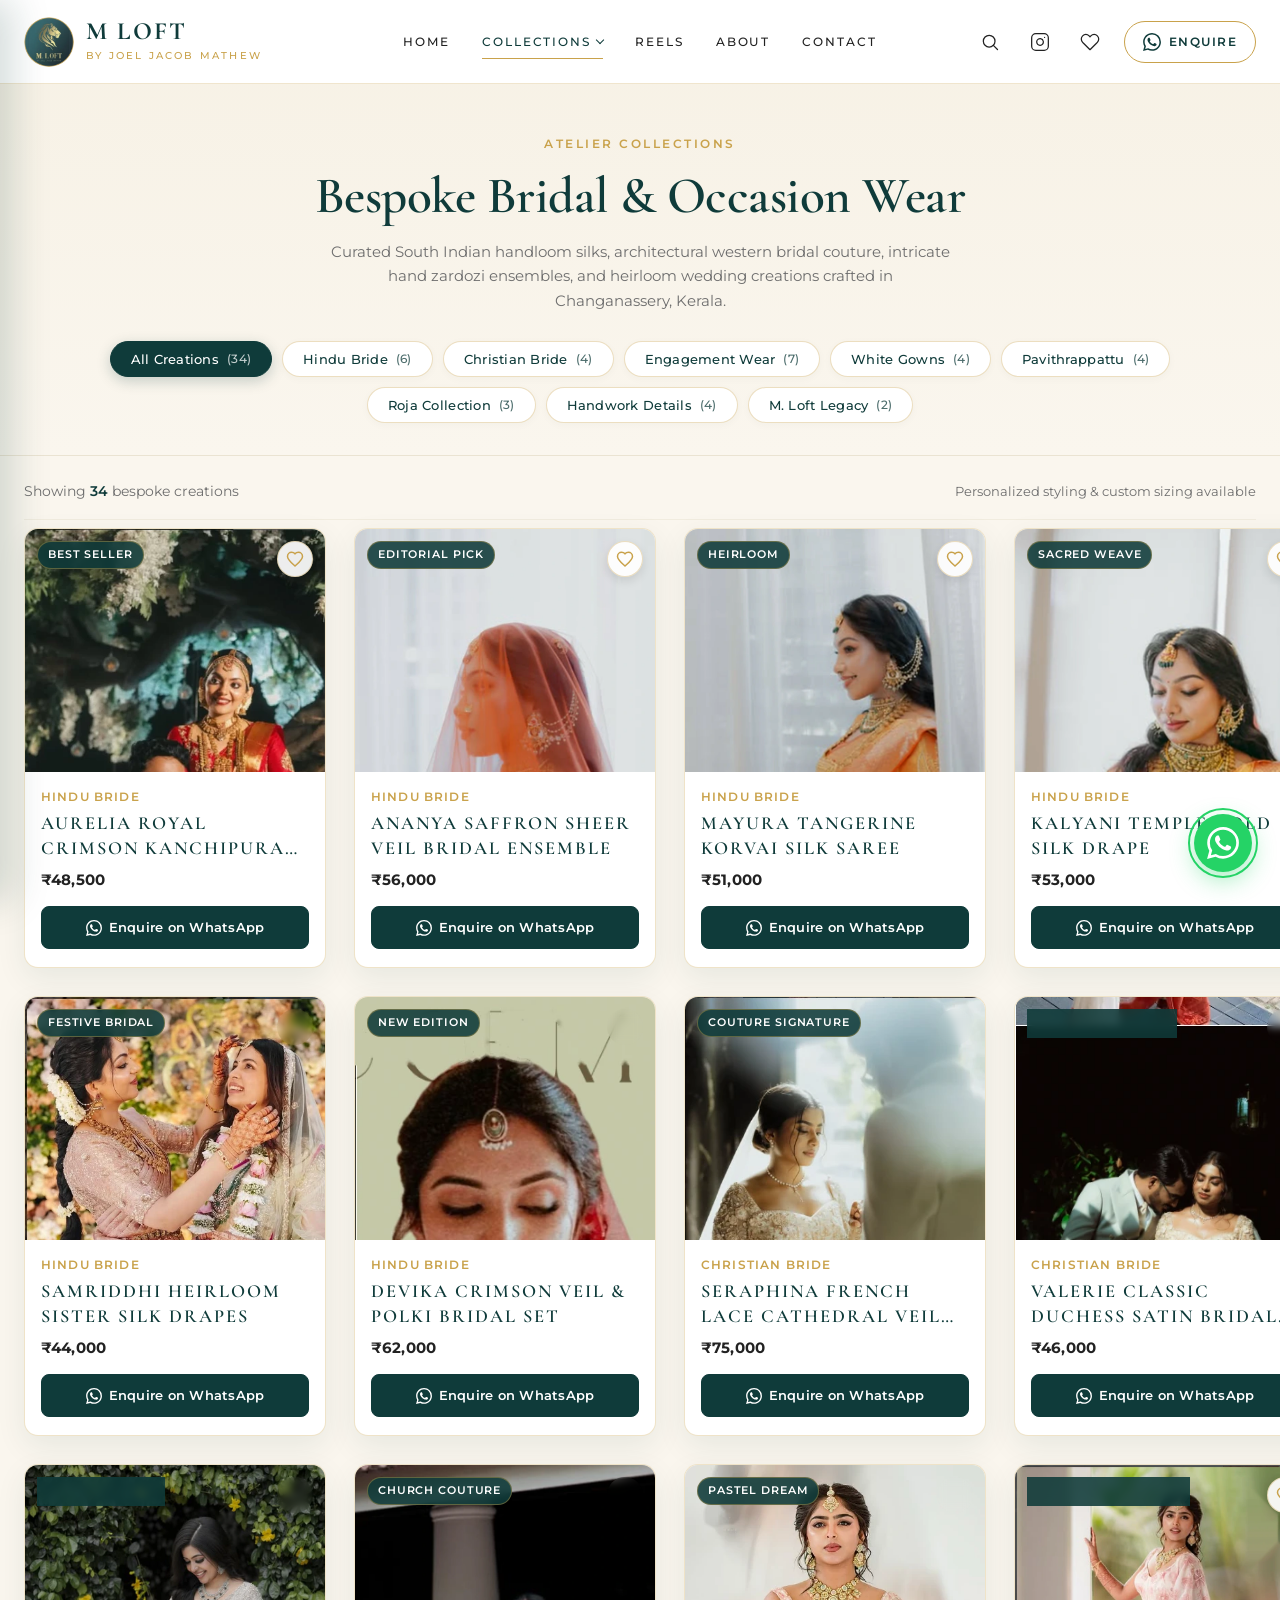
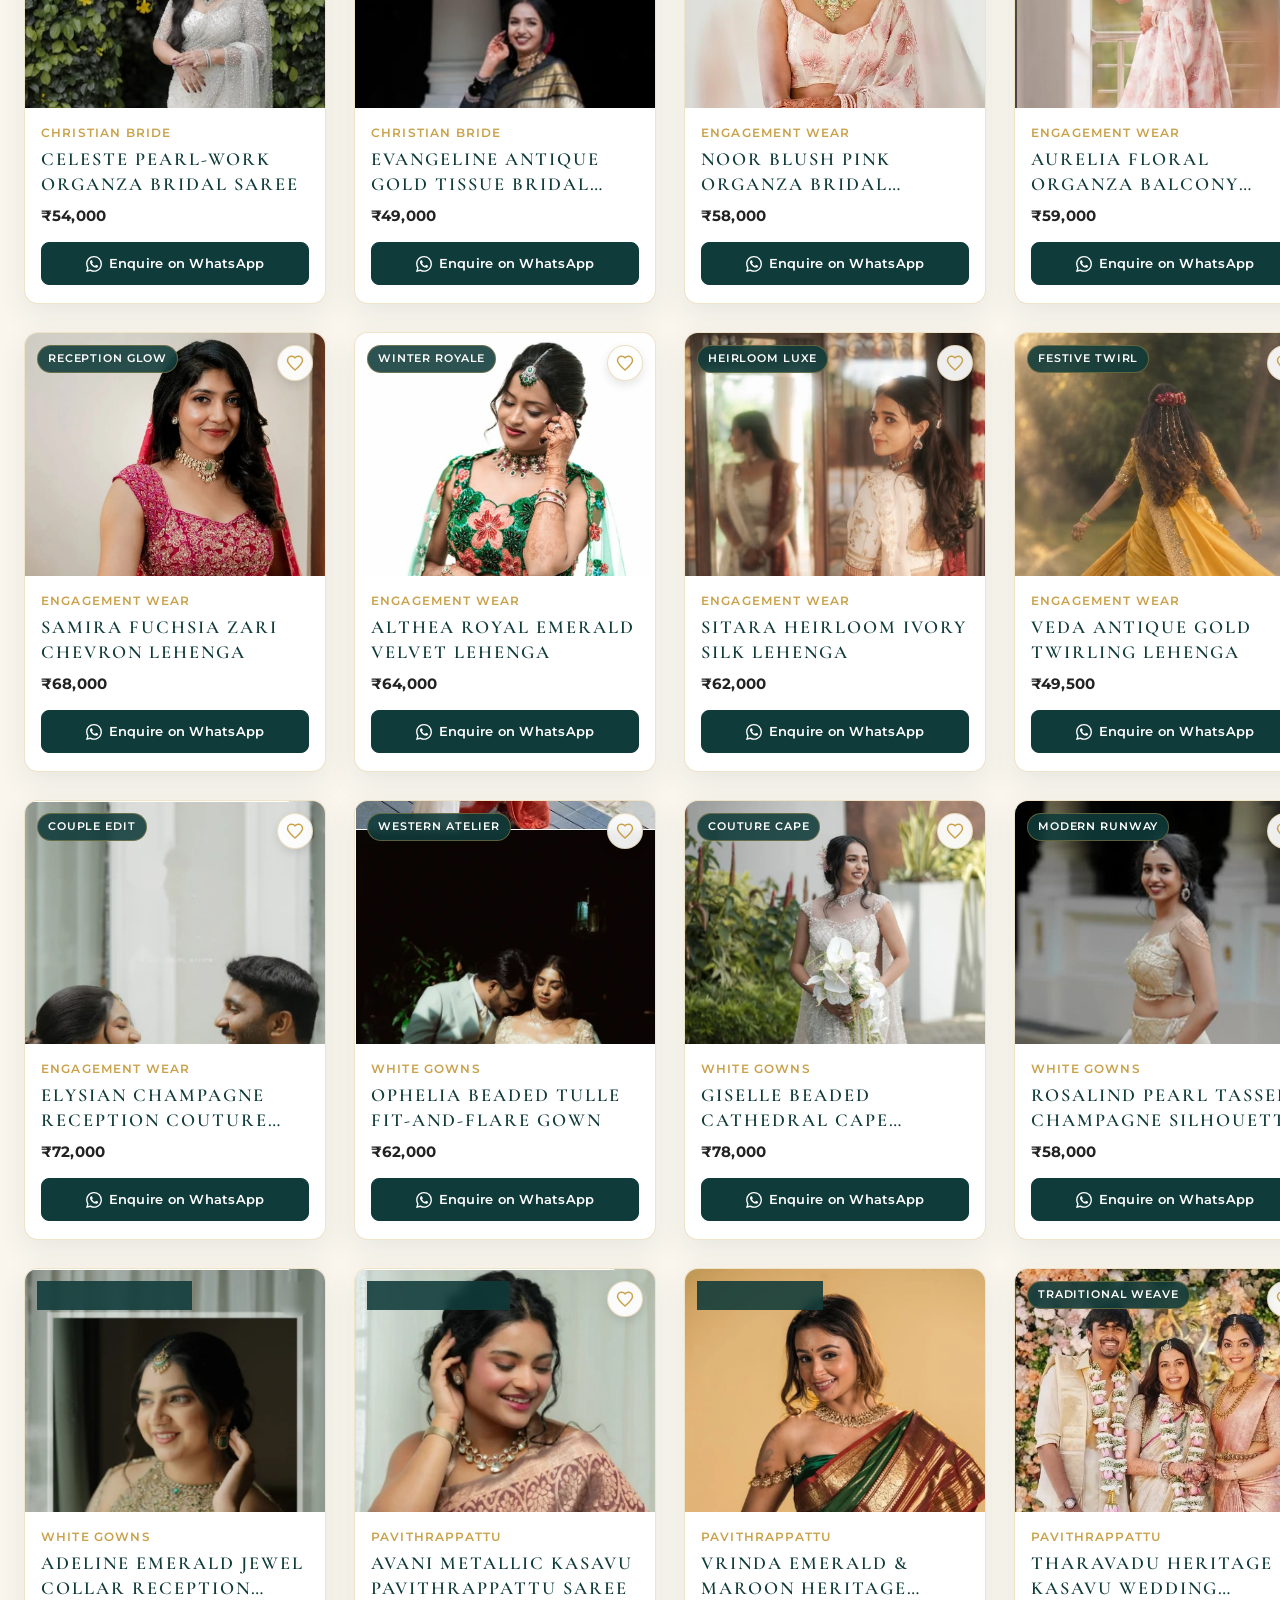
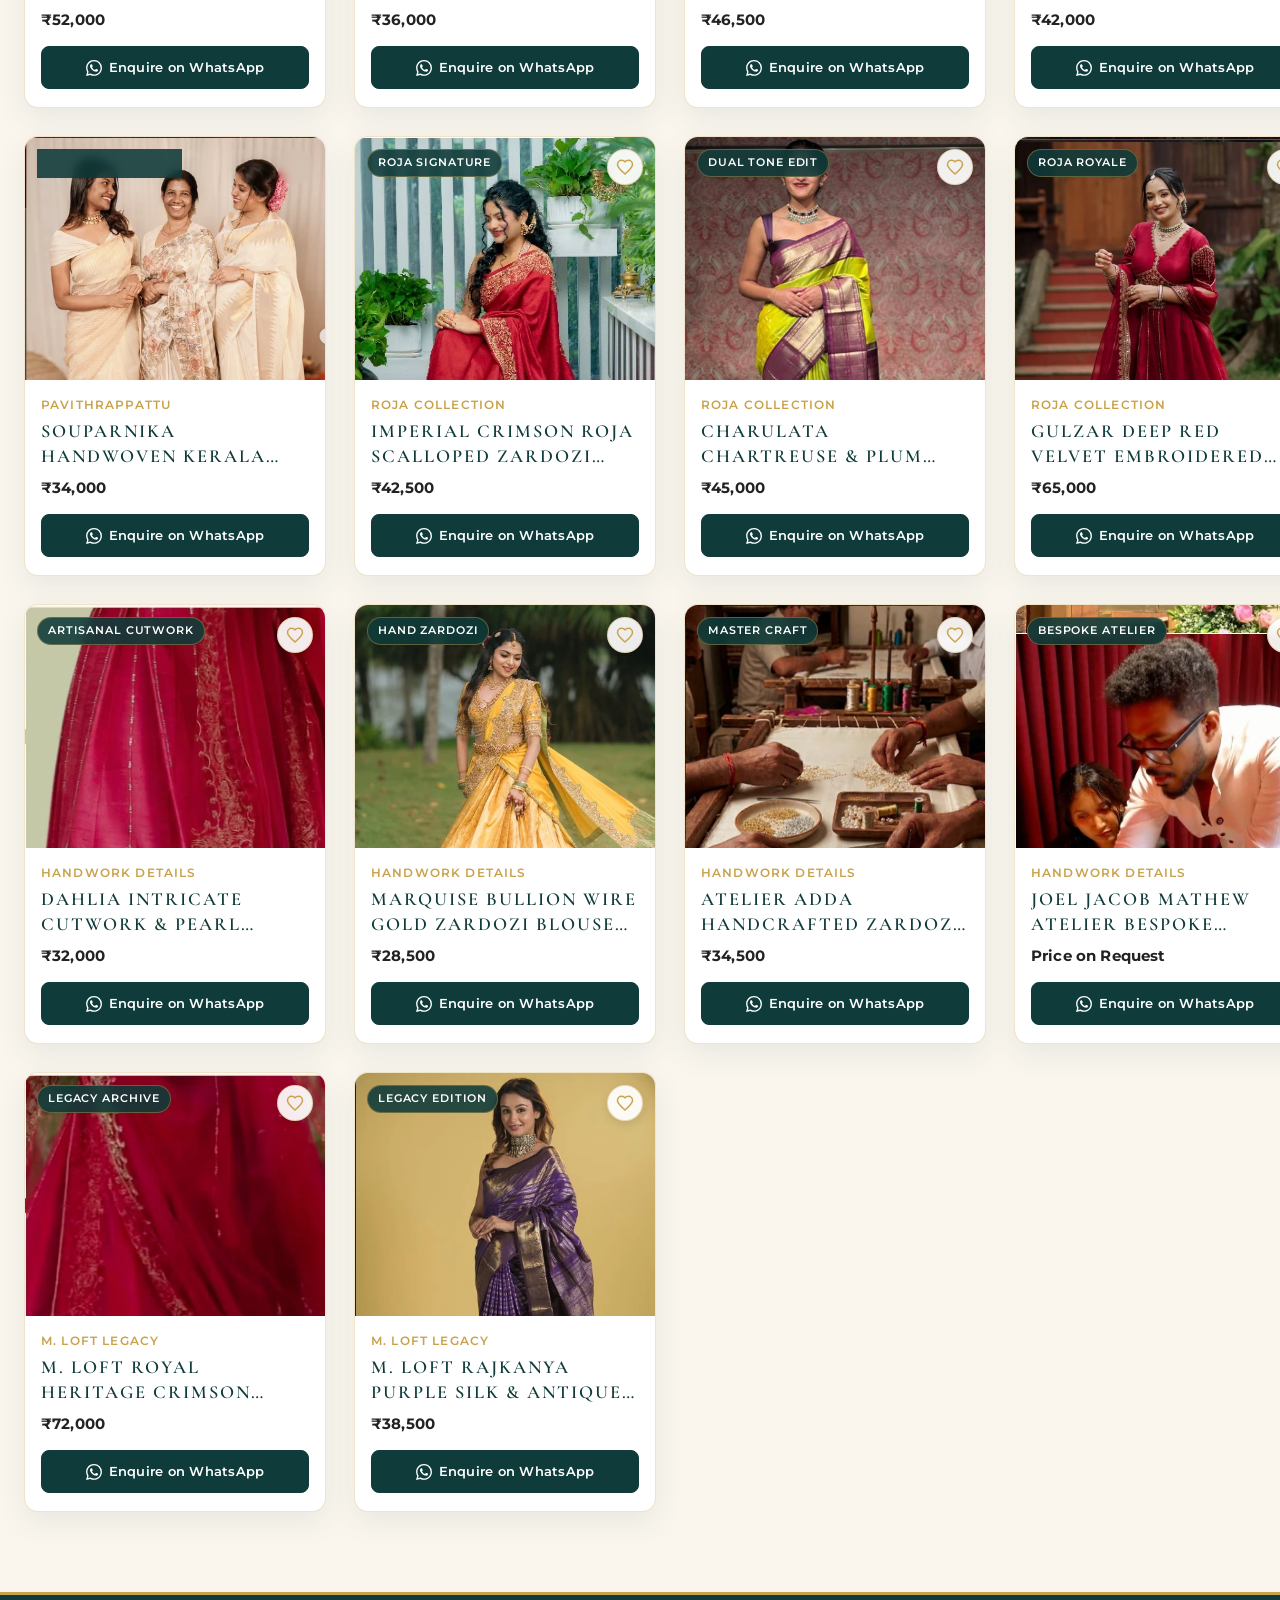
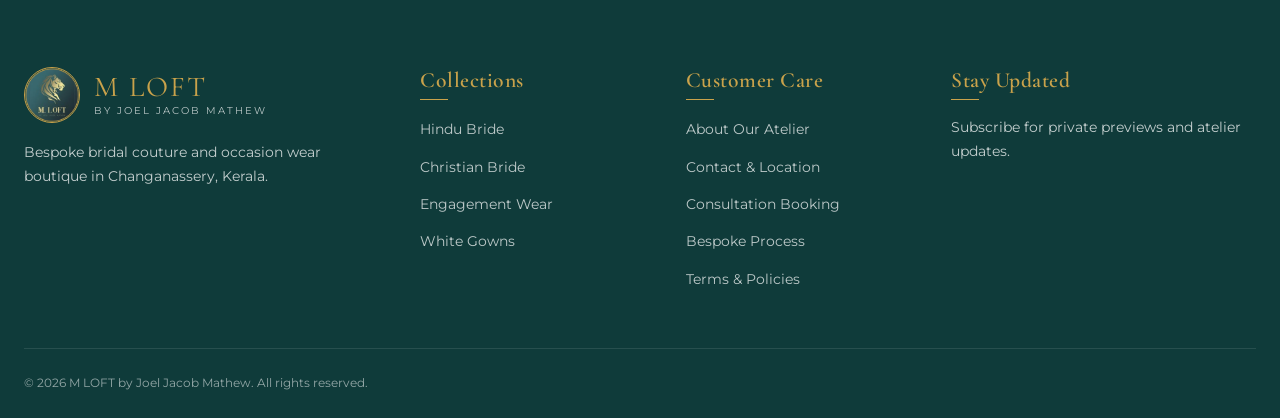
<file: collections.html>
<!DOCTYPE html>
<html lang="en">
<head>
  <meta charset="UTF-8">
  <meta name="viewport" content="width=device-width, initial-scale=1.0">
  <title>Bespoke Bridal Collections | M LOFT by Joel Jacob Mathew</title>
  <meta name="description" content="Explore our handcrafted bridal collections: Hindu Bride sarees, Christian bridal gowns, engagement lehengas, Pavithrappattu, Roja silk, and artisanal handwork.">
  <meta name="robots" content="noindex, nofollow">

  <!-- Open Graph Meta Tags -->
  <meta property="og:title" content="Bespoke Bridal Collections | M LOFT by Joel Jacob Mathew">
  <meta property="og:description" content="Explore our handcrafted bridal collections: Hindu Bride sarees, Christian bridal gowns, engagement lehengas, Pavithrappattu, Roja silk, and artisanal handwork.">
  <meta property="og:image" content="assets/images/logo-badge.png">
  <meta property="og:type" content="website">

  <link rel="preconnect" href="https://fonts.googleapis.com">
  <link rel="preconnect" href="https://fonts.gstatic.com" crossorigin>
  <link href="https://fonts.googleapis.com/css2?family=Cormorant+Garamond:ital,wght@0,400;0,500;0,600;0,700;1,400&family=Montserrat:wght@300;400;500;600;700&display=swap" rel="stylesheet">
  <!-- Favicon -->
  <link rel="icon" type="image/png" sizes="32x32" href="assets/images/logo-badge.png">
  <link rel="icon" type="image/png" sizes="16x16" href="assets/images/logo-badge.png">
  <link rel="apple-touch-icon" sizes="180x180" href="assets/images/logo-badge.png">
  <meta name="theme-color" content="#0F3B3A">
  <link rel="stylesheet" href="css/style.css?v=6.0">
</head>
<body>

  <!-- Sticky Header -->
  <header class="site-header" id="mainHeader">
    <div class="container header-inner">
      
      <!-- Mobile Hamburger Toggle (Left on mobile under 768px, >=44px tap area) -->
      <button class="mobile-toggle" aria-label="Open Navigation Menu" aria-expanded="false" aria-controls="mobileDrawer">
        <span class="hamburger-bar"></span>
        <span class="hamburger-bar"></span>
        <span class="hamburger-bar"></span>
      </button>

      <!-- Brand Logo & Name (Left on desktop, centered on mobile) -->
      <a href="index.html" class="brand-link" aria-label="M LOFT by Joel Jacob Mathew - Home">
        <img src="assets/images/logo-badge.png" alt="M LOFT Insignia" class="brand-badge-img" width="50" height="50">
        <div class="brand-text-wrap">
          <span class="brand-main-text">M LOFT</span>
          <span class="brand-sub-text">by Joel Jacob Mathew</span>
        </div>
      </a>

      <!-- Center Desktop Navigation -->
      <nav class="main-nav" aria-label="Primary Navigation">
        <div class="nav-item">
          <a href="index.html" class="nav-link">Home</a>
        </div>

        <!-- Collections Dropdown -->
        <div class="nav-item">
          <a href="collections.html" class="nav-link active">
            Collections <span class="nav-arrow"></span>
          </a>
          <div class="dropdown-menu" role="menu">
            <div class="dropdown-grid">
              <a href="collections.html?c=hindu-bride" class="dropdown-card">
                <img src="assets/images/hindu-bride-01.webp" alt="Hindu Bride" class="dropdown-thumb" width="64" height="64" loading="lazy">
                <div class="dropdown-card-text">
                  <div class="dropdown-title">Hindu Bride</div>
                  <div class="dropdown-desc">Kanchipuram & temple weaves</div>
                </div>
              </a>

              <a href="collections.html?c=christian-bride" class="dropdown-card">
                <img src="assets/images/christian-bride-01.webp" alt="Christian Bride" class="dropdown-thumb" width="64" height="64" loading="lazy">
                <div class="dropdown-card-text">
                  <div class="dropdown-title">Christian Bride</div>
                  <div class="dropdown-desc">Cathedral veils & corset gowns</div>
                </div>
              </a>

              <a href="collections.html?c=engagement" class="dropdown-card">
                <img src="assets/images/engagement-01.webp" alt="Engagement" class="dropdown-thumb" width="64" height="64" loading="lazy">
                <div class="dropdown-card-text">
                  <div class="dropdown-title">Engagement Wear</div>
                  <div class="dropdown-desc">Pastel lehengas & modern luxury</div>
                </div>
              </a>

              <a href="collections.html?c=white-gown" class="dropdown-card">
                <img src="assets/images/white-gown-01.webp" alt="White Gown" class="dropdown-thumb" width="64" height="64" loading="lazy">
                <div class="dropdown-card-text">
                  <div class="dropdown-title">White Gowns</div>
                  <div class="dropdown-desc">Handcrafted bespoke couture</div>
                </div>
              </a>

              <a href="collections.html?c=pavithrappattu" class="dropdown-card">
                <img src="assets/images/pavithrappattu-01.webp" alt="Pavithrappattu" class="dropdown-thumb" width="64" height="64" loading="lazy">
                <div class="dropdown-card-text">
                  <div class="dropdown-title">Pavithrappattu</div>
                  <div class="dropdown-desc">Heritage silk & metallic zari</div>
                </div>
              </a>

              <a href="collections.html?c=roja" class="dropdown-card">
                <img src="assets/images/roja-01.webp" alt="Roja" class="dropdown-thumb" width="64" height="64" loading="lazy">
                <div class="dropdown-card-text">
                  <div class="dropdown-title">Roja Collection</div>
                  <div class="dropdown-desc">Crimson silks & hand embroidery</div>
                </div>
              </a>

              <a href="collections.html?c=handwork" class="dropdown-card">
                <img src="assets/images/handwork-01.webp" alt="Handwork" class="dropdown-thumb" width="64" height="64" loading="lazy">
                <div class="dropdown-card-text">
                  <div class="dropdown-title">Handwork Details</div>
                  <div class="dropdown-desc">Artisanal zardozi & cutwork</div>
                </div>
              </a>

              <a href="collections.html?c=legacy" class="dropdown-card">
                <img src="assets/images/legacy-01.webp" alt="M. Loft Legacy" class="dropdown-thumb" width="64" height="64" loading="lazy">
                <div class="dropdown-card-text">
                  <div class="dropdown-title">M. Loft Legacy</div>
                  <div class="dropdown-desc">Signature royal campaign</div>
                </div>
              </a>
            </div>

            <div class="dropdown-footer">
              <a href="collections.html" class="dropdown-footer-link">
                View all collections &rarr;
              </a>
            </div>
          </div>
        </div>

        <div class="nav-item">
          <a href="reels.html" class="nav-link">Reels</a>
        </div>

        <div class="nav-item">
          <a href="about.html" class="nav-link">About</a>
        </div>

        <div class="nav-item">
          <a href="contact.html" class="nav-link">Contact</a>
        </div>
      </nav>

      <!-- Right Header Actions -->
      <div class="header-actions">
        <!-- Thin-line Search Icon (20px, 1.5px stroke, 44px tap area) -->
        <button class="icon-btn search-trigger" aria-label="Open Search">
          <svg width="20" height="20" viewBox="0 0 24 24" fill="none" stroke="currentColor" stroke-width="1.5" stroke-linecap="round" stroke-linejoin="round" aria-hidden="true"><circle cx="11" cy="11" r="7"/><line x1="21" y1="21" x2="16" y2="16"/></svg>
        </button>

        <!-- Thin-line Instagram Icon (20px, 1.5px stroke, 44px tap area) -->
        <a href="https://www.instagram.com/mloft_by_joeljacobmathew/" target="_blank" rel="noopener" class="icon-btn header-insta-btn" aria-label="Visit Instagram Profile">
          <svg width="20" height="20" viewBox="0 0 24 24" fill="none" stroke="currentColor" stroke-width="1.5" stroke-linecap="round" stroke-linejoin="round" aria-hidden="true"><rect x="2" y="2" width="20" height="20" rx="5" ry="5"/><path d="M16 11.37A4 4 0 1 1 12.63 8 4 4 0 0 1 16 11.37z"/><line x1="17.5" y1="6.5" x2="17.51" y2="6.5"/></svg>
        </a>

        <!-- Thin-line Wishlist Heart Icon (20px, 1.5px stroke, 44px tap area) -->
        <a href="#wishlist" class="icon-btn wishlist-btn" aria-label="View Wishlist">
          <svg width="20" height="20" viewBox="0 0 24 24" fill="none" stroke="currentColor" stroke-width="1.5" stroke-linecap="round" stroke-linejoin="round" aria-hidden="true"><path d="M20.84 4.61a5.5 5.5 0 0 0-7.78 0L12 5.67l-1.06-1.06a5.5 5.5 0 0 0-7.78 7.78l1.06 1.06L12 21.23l7.78-7.78 1.06-1.06a5.5 5.5 0 0 0 0-7.78z"/></svg>
          <span class="badge-count wishlist-badge" style="display: none;">0</span>
        </a>

        <!-- Mobile WhatsApp Icon Button (Under 768px, 44px tap target) -->
        <a href="https://wa.me/918075909720" target="_blank" rel="noopener" class="icon-btn mobile-wa-btn" aria-label="Chat on WhatsApp">
          <svg width="20" height="20" viewBox="0 0 24 24" fill="currentColor" aria-hidden="true"><path d="M17.472 14.382c-.297-.149-1.758-.867-2.03-.967-.273-.099-.471-.148-.67.15-.197.297-.767.966-.94 1.164-.173.199-.347.223-.644.075-.297-.15-1.255-.463-2.39-1.475-.883-.788-1.48-1.761-1.653-2.059-.173-.297-.018-.458.13-.606.134-.133.298-.347.446-.52.149-.174.198-.298.298-.497.099-.198.05-.371-.025-.52-.075-.149-.669-1.612-.916-2.207-.242-.579-.487-.5-.669-.51-.173-.008-.371-.01-.57-.01-.198 0-.52.074-.792.372-.272.297-1.04 1.016-1.04 2.479 0 1.462 1.065 2.875 1.213 3.074.149.198 2.096 3.2 5.077 4.487.709.306 1.262.489 1.694.625.712.227 1.36.195 1.871.118.571-.085 1.758-.719 2.006-1.413.248-.694.248-1.289.173-1.413-.074-.124-.272-.198-.57-.347m-5.421 7.403h-.004a9.87 9.87 0 01-5.031-1.378l-.361-.214-3.741.982.998-3.648-.235-.374a9.86 9.86 0 01-1.51-5.26c.001-5.45 4.436-9.884 9.888-9.884 2.64 0 5.122 1.03 6.988 2.898a9.825 9.825 0 012.893 6.994c-.003 5.45-4.437 9.884-9.885 9.884m8.413-18.297A11.815 11.815 0 0012.05 0C5.495 0 .16 5.335.157 11.892c0 2.096.547 4.142 1.588 5.945L.057 24l6.305-1.654a11.882 11.882 0 005.683 1.448h.005c6.554 0 11.89-5.335 11.893-11.893a11.821 11.821 0 00-3.48-8.413Z"/></svg>
        </a>

        <!-- Desktop Enquire Pill (Gold-outline pill with WhatsApp icon, fills teal on hover) -->
        <a href="https://wa.me/918075909720" target="_blank" rel="noopener" class="btn-enquire-pill" aria-label="Enquire on WhatsApp">
          <svg width="18" height="18" viewBox="0 0 24 24" fill="currentColor" aria-hidden="true"><path d="M17.472 14.382c-.297-.149-1.758-.867-2.03-.967-.273-.099-.471-.148-.67.15-.197.297-.767.966-.94 1.164-.173.199-.347.223-.644.075-.297-.15-1.255-.463-2.39-1.475-.883-.788-1.48-1.761-1.653-2.059-.173-.297-.018-.458.13-.606.134-.133.298-.347.446-.52.149-.174.198-.298.298-.497.099-.198.05-.371-.025-.52-.075-.149-.669-1.612-.916-2.207-.242-.579-.487-.5-.669-.51-.173-.008-.371-.01-.57-.01-.198 0-.52.074-.792.372-.272.297-1.04 1.016-1.04 2.479 0 1.462 1.065 2.875 1.213 3.074.149.198 2.096 3.2 5.077 4.487.709.306 1.262.489 1.694.625.712.227 1.36.195 1.871.118.571-.085 1.758-.719 2.006-1.413.248-.694.248-1.289.173-1.413-.074-.124-.272-.198-.57-.347m-5.421 7.403h-.004a9.87 9.87 0 01-5.031-1.378l-.361-.214-3.741.982.998-3.648-.235-.374a9.86 9.86 0 01-1.51-5.26c.001-5.45 4.436-9.884 9.888-9.884 2.64 0 5.122 1.03 6.988 2.898a9.825 9.825 0 012.893 6.994c-.003 5.45-4.437 9.884-9.885 9.884m8.413-18.297A11.815 11.815 0 0012.05 0C5.495 0 .16 5.335.157 11.892c0 2.096.547 4.142 1.588 5.945L.057 24l6.305-1.654a11.882 11.882 0 005.683 1.448h.005c6.554 0 11.89-5.335 11.893-11.893a11.821 11.821 0 00-3.48-8.413Z"/></svg>
          <span>Enquire</span>
        </a>
      </div>

    </div>
  </header>

  <!-- ========================================================================
       Mobile Drawer Navigation (Left-Slide, Ivory, Safe Area, Staggered)
       ======================================================================== -->
  <div class="mobile-drawer-overlay" aria-hidden="true"></div>
  <aside class="mobile-drawer" id="mobileDrawer" aria-label="Mobile Navigation" aria-hidden="true">
    <div class="drawer-header">
      <div class="brand-text-wrap">
        <span class="brand-main-text">M LOFT</span>
        <span class="brand-sub-text">by Joel Jacob Mathew</span>
      </div>
      <button class="drawer-close-btn" aria-label="Close Mobile Menu">&times;</button>
    </div>

    <nav class="drawer-nav">
      <div class="drawer-nav-item">
        <a href="index.html" class="drawer-link">Home</a>
      </div>
      
      <!-- Collapsible Collections Accordion with Thumbnails -->
      <div class="drawer-nav-item">
        <button class="drawer-accordion-btn active" aria-expanded="false">
          <span>Collections</span>
          <span class="nav-arrow"></span>
        </button>
        <div class="drawer-accordion-content">
          <a href="collections.html?c=hindu-bride" class="drawer-sublink-card">
            <img src="assets/images/hindu-bride-01.webp" alt="Hindu Bride" class="drawer-sublink-thumb" width="40" height="40" loading="lazy">
            <span class="drawer-sublink-name">Hindu Bride</span>
          </a>
          <a href="collections.html?c=christian-bride" class="drawer-sublink-card">
            <img src="assets/images/christian-bride-01.webp" alt="Christian Bride" class="drawer-sublink-thumb" width="40" height="40" loading="lazy">
            <span class="drawer-sublink-name">Christian Bride</span>
          </a>
          <a href="collections.html?c=engagement" class="drawer-sublink-card">
            <img src="assets/images/engagement-01.webp" alt="Engagement Wear" class="drawer-sublink-thumb" width="40" height="40" loading="lazy">
            <span class="drawer-sublink-name">Engagement Wear</span>
          </a>
          <a href="collections.html?c=white-gown" class="drawer-sublink-card">
            <img src="assets/images/white-gown-01.webp" alt="White Gowns" class="drawer-sublink-thumb" width="40" height="40" loading="lazy">
            <span class="drawer-sublink-name">White Gowns</span>
          </a>
          <a href="collections.html?c=pavithrappattu" class="drawer-sublink-card">
            <img src="assets/images/pavithrappattu-01.webp" alt="Pavithrappattu" class="drawer-sublink-thumb" width="40" height="40" loading="lazy">
            <span class="drawer-sublink-name">Pavithrappattu</span>
          </a>
          <a href="collections.html?c=roja" class="drawer-sublink-card">
            <img src="assets/images/roja-01.webp" alt="Roja Collection" class="drawer-sublink-thumb" width="40" height="40" loading="lazy">
            <span class="drawer-sublink-name">Roja Collection</span>
          </a>
          <a href="collections.html?c=handwork" class="drawer-sublink-card">
            <img src="assets/images/handwork-01.webp" alt="Handwork Details" class="drawer-sublink-thumb" width="40" height="40" loading="lazy">
            <span class="drawer-sublink-name">Handwork Details</span>
          </a>
          <a href="collections.html?c=legacy" class="drawer-sublink-card">
            <img src="assets/images/legacy-01.webp" alt="M. Loft Legacy" class="drawer-sublink-thumb" width="40" height="40" loading="lazy">
            <span class="drawer-sublink-name">M. Loft Legacy</span>
          </a>
          <a href="collections.html" class="drawer-sublink-all">
            View all collections &rarr;
          </a>
        </div>
      </div>

      <div class="drawer-nav-item">
        <a href="reels.html" class="drawer-link">Reels</a>
      </div>

      <div class="drawer-nav-item">
        <a href="about.html" class="drawer-link">About</a>
      </div>

      <div class="drawer-nav-item">
        <a href="contact.html" class="drawer-link">Contact</a>
      </div>
    </nav>

    <div class="drawer-footer">
      <a href="https://wa.me/918075909720" target="_blank" rel="noopener" class="drawer-wa-btn">
        <svg width="18" height="18" viewBox="0 0 24 24" fill="currentColor" aria-hidden="true"><path d="M17.472 14.382c-.297-.149-1.758-.867-2.03-.967-.273-.099-.471-.148-.67.15-.197.297-.767.966-.94 1.164-.173.199-.347.223-.644.075-.297-.15-1.255-.463-2.39-1.475-.883-.788-1.48-1.761-1.653-2.059-.173-.297-.018-.458.13-.606.134-.133.298-.347.446-.52.149-.174.198-.298.298-.497.099-.198.05-.371-.025-.52-.075-.149-.669-1.612-.916-2.207-.242-.579-.487-.5-.669-.51-.173-.008-.371-.01-.57-.01-.198 0-.52.074-.792.372-.272.297-1.04 1.016-1.04 2.479 0 1.462 1.065 2.875 1.213 3.074.149.198 2.096 3.2 5.077 4.487.709.306 1.262.489 1.694.625.712.227 1.36.195 1.871.118.571-.085 1.758-.719 2.006-1.413.248-.694.248-1.289.173-1.413-.074-.124-.272-.198-.57-.347m-5.421 7.403h-.004a9.87 9.87 0 01-5.031-1.378l-.361-.214-3.741.982.998-3.648-.235-.374a9.86 9.86 0 01-1.51-5.26c.001-5.45 4.436-9.884 9.888-9.884 2.64 0 5.122 1.03 6.988 2.898a9.825 9.825 0 012.893 6.994c-.003 5.45-4.437 9.884-9.885 9.884m8.413-18.297A11.815 11.815 0 0012.05 0C5.495 0 .16 5.335.157 11.892c0 2.096.547 4.142 1.588 5.945L.057 24l6.305-1.654a11.882 11.882 0 005.683 1.448h.005c6.554 0 11.89-5.335 11.893-11.893a11.821 11.821 0 00-3.48-8.413Z"/></svg>
        <span>Enquire on WhatsApp</span>
      </a>

      <div class="drawer-contact-strip">
        <a href="tel:8075909720" class="drawer-phone-link" aria-label="Call 8075909720">
          <svg width="16" height="16" viewBox="0 0 24 24" fill="none" stroke="currentColor" stroke-width="1.5" stroke-linecap="round" stroke-linejoin="round" aria-hidden="true"><path d="M22 16.92v3a2 2 0 0 1-2.18 2 19.79 19.79 0 0 1-8.63-3.07 19.5 19.5 0 0 1-6-6 19.79 19.79 0 0 1-3.07-8.67A2 2 0 0 1 4.11 2h3a2 2 0 0 1 2 1.72 12.84 12.84 0 0 0 .7 2.81 2 2 0 0 1-.45 2.11L8.09 9.91a16 16 0 0 0 6 6l1.27-1.27a2 2 0 0 1 2.11-.45 12.84 12.84 0 0 0 2.81.7A2 2 0 0 1 22 16.92z"/></svg>
          <span>8075909720</span>
        </a>

        <a href="https://www.instagram.com/mloft_by_joeljacobmathew/" target="_blank" rel="noopener" class="drawer-insta-link" aria-label="Instagram Profile">
          <svg width="18" height="18" viewBox="0 0 24 24" fill="none" stroke="currentColor" stroke-width="1.5" stroke-linecap="round" stroke-linejoin="round" aria-hidden="true"><rect x="2" y="2" width="20" height="20" rx="5" ry="5"/><path d="M16 11.37A4 4 0 1 1 12.63 8 4 4 0 0 1 16 11.37z"/><line x1="17.5" y1="6.5" x2="17.51" y2="6.5"/></svg>
          <span>Instagram</span>
        </a>
      </div>
    </div>
  </aside>

  <!-- Search Modal -->
  <div class="search-modal-overlay" role="dialog" aria-modal="true">
    <div class="search-modal-container">
      <button class="search-close-btn">&times;</button>
      <h2 class="search-title">Search Collections</h2>
      <form class="search-input-wrap" onsubmit="event.preventDefault(); window.location.href='collections.html?q=' + encodeURIComponent(document.querySelector('.search-input').value);">
        <input type="text" class="search-input" placeholder="Search Hindu Bride, White Gown, Saree...">
        <button type="submit" class="search-submit-btn">&rarr;</button>
      </form>
    </div>
  </div>

  <!-- Main Collections Catalog Section -->
  <main class="collections-main-wrap" id="mainContent">
    
    <!-- Hero Header with Eyebrow & Filter Pills -->
    <section class="collections-page-header">
      <div class="container">
        <span class="section-eyebrow">Atelier Collections</span>
        <h1 class="collections-hero-title">Bespoke Bridal &amp; Occasion Wear</h1>
        <p class="collections-hero-subtitle">
          Curated South Indian handloom silks, architectural western bridal couture, intricate hand zardozi ensembles, and heirloom wedding creations crafted in Changanassery, Kerala.
        </p>

        <!-- Category Filter Pills -->
        <nav class="collections-filters-wrap" id="collectionsFilters" aria-label="Filter Collections">
          <button class="filter-pill active" data-slug="all" onclick="setCategoryFilter('all')">
            <span>All Creations</span>
            <span class="pill-count" id="count-all"></span>
          </button>
          <button class="filter-pill" data-slug="hindu-bride" onclick="setCategoryFilter('hindu-bride')">
            <span>Hindu Bride</span>
            <span class="pill-count" id="count-hindu-bride"></span>
          </button>
          <button class="filter-pill" data-slug="christian-bride" onclick="setCategoryFilter('christian-bride')">
            <span>Christian Bride</span>
            <span class="pill-count" id="count-christian-bride"></span>
          </button>
          <button class="filter-pill" data-slug="engagement" onclick="setCategoryFilter('engagement')">
            <span>Engagement Wear</span>
            <span class="pill-count" id="count-engagement"></span>
          </button>
          <button class="filter-pill" data-slug="white-gown" onclick="setCategoryFilter('white-gown')">
            <span>White Gowns</span>
            <span class="pill-count" id="count-white-gown"></span>
          </button>
          <button class="filter-pill" data-slug="pavithrappattu" onclick="setCategoryFilter('pavithrappattu')">
            <span>Pavithrappattu</span>
            <span class="pill-count" id="count-pavithrappattu"></span>
          </button>
          <button class="filter-pill" data-slug="roja" onclick="setCategoryFilter('roja')">
            <span>Roja Collection</span>
            <span class="pill-count" id="count-roja"></span>
          </button>
          <button class="filter-pill" data-slug="handwork" onclick="setCategoryFilter('handwork')">
            <span>Handwork Details</span>
            <span class="pill-count" id="count-handwork"></span>
          </button>
          <button class="filter-pill" data-slug="legacy" onclick="setCategoryFilter('legacy')">
            <span>M. Loft Legacy</span>
            <span class="pill-count" id="count-legacy"></span>
          </button>
        </nav>

        <!-- Active Search Banner (Hidden by default) -->
        <div id="searchBanner" class="collections-search-banner" style="display: none;">
          <span>Searching for: <strong id="searchQueryText"></strong></span>
          <button onclick="clearSearchFilter()" aria-label="Clear Search Query">&times;</button>
        </div>
      </div>
    </section>

    <!-- Catalog Content Grid Container -->
    <section class="collections-catalog-section">
      <div class="container">
        
        <!-- Results Top Bar -->
        <div class="collections-results-bar">
          <div id="collectionsCount" class="collections-count-text">
            Showing <strong class="collections-count-strong">0</strong> bespoke creations
          </div>
          <div class="collections-help-note">
            <span style="font-size: 0.8rem; color: var(--text-muted);">Personalized styling &amp; custom sizing available</span>
          </div>
        </div>

        <!-- 4-Column Responsive Grid -->
        <div class="collections-grid" id="collectionsGrid" aria-live="polite">
          <!-- Populated dynamically by JavaScript -->
        </div>

      </div>
    </section>

  </main>

  <!-- Footer -->
  <footer class="site-footer">
    <div class="container">
      <div class="footer-grid">
        <div>
          <div class="footer-brand-wrap">
            <img src="assets/images/logo-badge.png" alt="M LOFT Emblem" class="footer-logo-badge" width="56" height="56" loading="lazy">
            <div><div class="footer-brand-title">M LOFT</div><div class="footer-brand-sub">by Joel Jacob Mathew</div></div>
          </div>
          <p class="footer-desc">Bespoke bridal couture and occasion wear boutique in Changanassery, Kerala.</p>
        </div>
        <div>
          <h3 class="footer-col-title">Collections</h3>
          <ul class="footer-links-list">
            <li><a href="collections.html?c=hindu-bride" class="footer-link">Hindu Bride</a></li>
            <li><a href="collections.html?c=christian-bride" class="footer-link">Christian Bride</a></li>
            <li><a href="collections.html?c=engagement" class="footer-link">Engagement Wear</a></li>
            <li><a href="collections.html?c=white-gown" class="footer-link">White Gowns</a></li>
          </ul>
        </div>
        <div>
          <h3 class="footer-col-title">Customer Care</h3>
          <ul class="footer-links-list">
            <li><a href="about.html" class="footer-link">About Our Atelier</a></li>
            <li><a href="contact.html" class="footer-link">Contact &amp; Location</a></li>
            <li><a href="contact.html#consultation" class="footer-link">Consultation Booking</a></li>
            <li><a href="about.html#process" class="footer-link">Bespoke Process</a></li>
            <li><a href="contact.html" class="footer-link">Terms &amp; Policies</a></li>
          </ul>
        </div>
        <div>
          <h3 class="footer-col-title">Stay Updated</h3>
          <p class="footer-desc">Subscribe for private previews and atelier updates.</p>
        </div>
      </div>
      <div class="footer-bottom">
        <div>&copy; 2026 M LOFT by Joel Jacob Mathew. All rights reserved.</div>
      </div>
    </div>
  </footer>

  <!-- Floating WhatsApp -->
  <aside class="floating-whatsapp" aria-label="Direct WhatsApp Consultation">
    <div class="wa-tooltip">Enquire on WhatsApp: 8075909720</div>
    <a href="https://wa.me/918075909720" target="_blank" rel="noopener" class="wa-floating-btn" aria-label="Chat on WhatsApp">
      <div class="wa-pulse-ring"></div>
      <svg xmlns="http://www.w3.org/2000/svg" viewBox="0 0 24 24" width="28" height="28" fill="#fff" aria-hidden="true"><path d="M17.472 14.382c-.297-.149-1.758-.867-2.03-.967-.273-.099-.471-.148-.67.15-.197.297-.767.966-.94 1.164-.173.199-.347.223-.644.075-.297-.15-1.255-.463-2.39-1.475-.883-.788-1.48-1.761-1.653-2.059-.173-.297-.018-.458.13-.606.134-.133.298-.347.446-.52.149-.174.198-.298.298-.497.099-.198.05-.371-.025-.52-.075-.149-.669-1.612-.916-2.207-.242-.579-.487-.5-.669-.51-.173-.008-.371-.01-.57-.01-.198 0-.52.074-.792.372-.272.297-1.04 1.016-1.04 2.479 0 1.462 1.065 2.875 1.213 3.074.149.198 2.096 3.2 5.077 4.487.709.306 1.262.489 1.694.625.712.227 1.36.195 1.871.118.571-.085 1.758-.719 2.006-1.413.248-.694.248-1.289.173-1.413-.074-.124-.272-.198-.57-.347m-5.421 7.403h-.004a9.87 9.87 0 01-5.031-1.378l-.361-.214-3.741.982.998-3.648-.235-.374a9.86 9.86 0 01-1.51-5.26c.001-5.45 4.436-9.884 9.888-9.884 2.64 0 5.122 1.03 6.988 2.898a9.825 9.825 0 012.893 6.994c-.003 5.45-4.437 9.884-9.885 9.884m8.413-18.297A11.815 11.815 0 0012.05 0C5.495 0 .16 5.335.157 11.892c0 2.096.547 4.142 1.588 5.945L.057 24l6.305-1.654a11.882 11.882 0 005.683 1.448h.005c6.554 0 11.89-5.335 11.893-11.893a11.821 11.821 0 00-3.48-8.413Z"/></svg>
    </a>
  </aside>

  <script src="js/products.js"></script>
  <script src="js/main.js"></script>
  <script>
    let currentCategory = 'all';
    let currentSearch = '';

    document.addEventListener('DOMContentLoaded', () => {
      initCatalogFromUrl();
      renderFilterPillCounts();
    });

    window.addEventListener('popstate', () => {
      initCatalogFromUrl();
    });

    function initCatalogFromUrl() {
      const params = new URLSearchParams(window.location.search);
      const cat = params.get('c');
      const query = params.get('q');

      currentCategory = cat && CATEGORIES.some(c => c.slug === cat) ? cat : 'all';
      currentSearch = query ? query.trim() : '';

      syncFilterPillsUI();
      syncSearchBannerUI();
      renderCatalogGrid(true);
    }

    function setCategoryFilter(slug) {
      if (currentCategory === slug && !currentSearch) return;
      currentCategory = slug;
      
      const url = new URL(window.location);
      if (slug === 'all') {
        url.searchParams.delete('c');
      } else {
        url.searchParams.set('c', slug);
      }
      history.pushState(null, '', url.pathname + url.search);

      syncFilterPillsUI();
      renderCatalogGrid(false);
    }

    function clearSearchFilter() {
      currentSearch = '';
      const url = new URL(window.location);
      url.searchParams.delete('q');
      history.pushState(null, '', url.pathname + url.search);
      syncSearchBannerUI();
      renderCatalogGrid(false);
    }

    function syncFilterPillsUI() {
      document.querySelectorAll('.filter-pill').forEach(btn => {
        if (btn.dataset.slug === currentCategory) {
          btn.classList.add('active');
        } else {
          btn.classList.remove('active');
        }
      });
    }

    function syncSearchBannerUI() {
      const banner = document.getElementById('searchBanner');
      const queryEl = document.getElementById('searchQueryText');
      if (!banner || !queryEl) return;

      if (currentSearch) {
        queryEl.textContent = `"${currentSearch}"`;
        banner.style.display = 'inline-flex';
      } else {
        banner.style.display = 'none';
      }
    }

    function renderFilterPillCounts() {
      if (typeof PRODUCTS === 'undefined') return;
      const allCountEl = document.getElementById('count-all');
      if (allCountEl) allCountEl.textContent = `(${PRODUCTS.length})`;
      
      CATEGORIES.forEach(cat => {
        if (cat.slug === 'all') return;
        const count = PRODUCTS.filter(p => p.category === cat.slug).length;
        const el = document.getElementById(`count-${cat.slug}`);
        if (el) el.textContent = `(${count})`;
      });
    }

    function renderCatalogGrid(immediate) {
      const grid = document.getElementById('collectionsGrid');
      const countEl = document.getElementById('collectionsCount');
      if (!grid || typeof PRODUCTS === 'undefined') return;

      let filtered = PRODUCTS.filter(item => {
        const matchCat = currentCategory === 'all' || item.category === currentCategory;
        if (!matchCat) return false;
        if (!currentSearch) return true;
        const q = currentSearch.toLowerCase();
        return (
          item.name.toLowerCase().includes(q) ||
          item.categoryName.toLowerCase().includes(q) ||
          (item.fabric && item.fabric.toLowerCase().includes(q)) ||
          (item.description && item.description.toLowerCase().includes(q))
        );
      });

      const updateDOM = () => {
        if (countEl) {
          const noun = filtered.length === 1 ? 'creation' : 'creations';
          countEl.innerHTML = `Showing <strong class="collections-count-strong">${filtered.length}</strong> bespoke ${noun}`;
        }

        if (filtered.length === 0) {
          grid.innerHTML = `
            <div class="collections-empty">
              <svg class="collections-empty-icon" viewBox="0 0 24 24" fill="none" stroke="currentColor" stroke-width="1.5">
                <circle cx="11" cy="11" r="8"></circle>
                <line x1="21" y1="21" x2="16.65" y2="16.65"></line>
                <line x1="8" y1="11" x2="14" y2="11"></line>
              </svg>
              <h3 class="collections-empty-title">No creations found</h3>
              <p class="collections-empty-desc">We couldn't find any creations matching your current selection. Clear filters or enquire directly for bespoke commissions.</p>
              <button class="filter-pill active" onclick="setCategoryFilter('all'); clearSearchFilter();">View All Collections</button>
            </div>
          `;
          return;
        }

        const wishlistItems = JSON.parse(localStorage.getItem('mloft_wishlist') || '[]');

        grid.innerHTML = filtered.map(product => {
          const isWish = wishlistItems.includes(product.id);
          const encodedMsg = encodeURIComponent(`Hello M LOFT, I would like to enquire about the ${product.name} (${product.price}). Please share availability and consultation details.`);
          const waLink = `https://wa.me/918075909720?text=${encodedMsg}`;
          const mainImg = product.images && product.images.length > 0 ? product.images[0] : 'assets/images/hindu-bride-01.webp';
          const badgeHtml = product.badge ? `<span class="collection-card-badge">${product.badge}</span>` : '';

          return `
            <article class="collection-card product-card" data-product-id="${product.id}">
              <div class="collection-card-media">
                <a href="product-detail.html?id=${product.id}" aria-label="View details for ${product.name}">
                  <img src="${mainImg}" alt="${product.name}" class="collection-card-img" width="300" height="375" loading="lazy">
                </a>
                ${badgeHtml}
                <button class="collection-card-heart product-wishlist-btn ${isWish ? 'active' : ''}" 
                        aria-label="Save to Wishlist" 
                        onclick="toggleWishlist('${product.id}', this); event.stopPropagation();">
                  <svg viewBox="0 0 24 24"><path d="M12 21.35l-1.45-1.32C5.4 15.36 2 12.28 2 8.5 2 5.42 4.42 3 7.5 3c1.74 0 3.41.81 4.5 2.09C13.09 3.81 14.76 3 16.5 3 19.58 3 22 5.42 22 8.5c0 3.78-3.4 6.86-8.55 11.54L12 21.35z"/></svg>
                </button>
              </div>
              <div class="collection-card-body">
                <div class="collection-card-category">${product.categoryName}</div>
                <h2 class="collection-card-title">
                  <a href="product-detail.html?id=${product.id}">${product.name}</a>
                </h2>
                <div class="collection-card-price">${product.price}</div>
                <a href="${waLink}" target="_blank" rel="noopener" class="btn-card-wa" aria-label="Enquire on WhatsApp about ${product.name}">
                  <svg viewBox="0 0 24 24"><path d="M17.472 14.382c-.297-.149-1.758-.867-2.03-.967-.273-.099-.471-.148-.67.15-.197.297-.767.966-.94 1.164-.173.199-.347.223-.644.075-.297-.15-1.255-.463-2.39-1.475-.883-.788-1.48-1.761-1.653-2.059-.173-.297-.018-.458.13-.606.134-.133.298-.347.446-.52.149-.174.198-.298.298-.497.099-.198.05-.371-.025-.52-.075-.149-.669-1.612-.916-2.207-.242-.579-.487-.5-.669-.51-.173-.008-.371-.01-.57-.01-.198 0-.52.074-.792.372-.272.297-1.04 1.016-1.04 2.479 0 1.462 1.065 2.875 1.213 3.074.149.198 2.096 3.2 5.077 4.487.709.306 1.262.489 1.694.625.712.227 1.36.195 1.871.118.571-.085 1.758-.719 2.006-1.413.248-.694.248-1.289.173-1.413-.074-.124-.272-.198-.57-.347m-5.421 7.403h-.004a9.87 9.87 0 01-5.031-1.378l-.361-.214-3.741.982.998-3.648-.235-.374a9.86 9.86 0 01-1.51-5.26c.001-5.45 4.436-9.884 9.888-9.884 2.64 0 5.122 1.03 6.988 2.898a9.825 9.825 0 012.893 6.994c-.003 5.45-4.437 9.884-9.885 9.884m8.413-18.297A11.815 11.815 0 0012.05 0C5.495 0 .16 5.335.157 11.892c0 2.096.547 4.142 1.588 5.945L.057 24l6.305-1.654a11.882 11.882 0 005.683 1.448h.005c6.554 0 11.89-5.335 11.893-11.893a11.821 11.821 0 00-3.48-8.413Z"/></svg>
                  <span>Enquire on WhatsApp</span>
                </a>
              </div>
            </article>
          `;
        }).join('');
      };

      if (immediate) {
        updateDOM();
      } else {
        grid.classList.add('fade-out');
        setTimeout(() => {
          updateDOM();
          grid.classList.remove('fade-out');
        }, 180);
      }
    }
  </script>
</body>
</html>
</file>
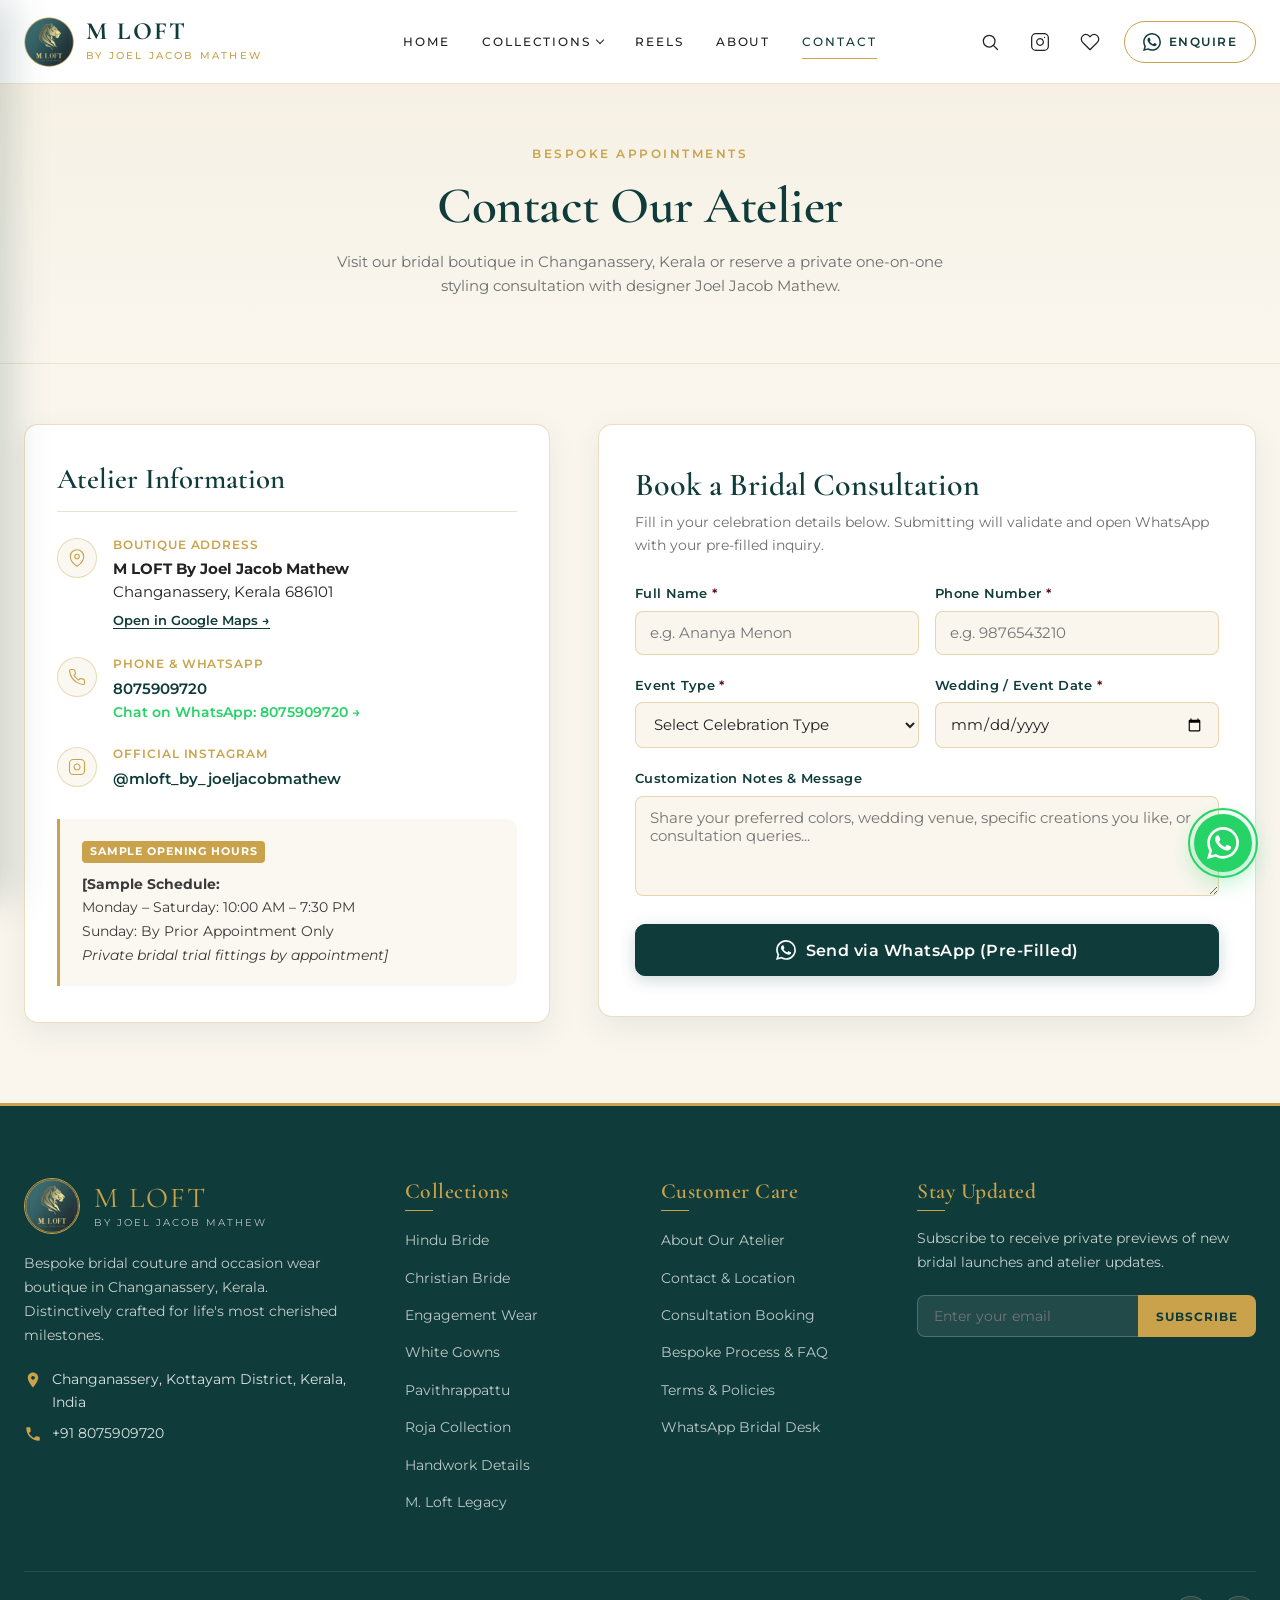
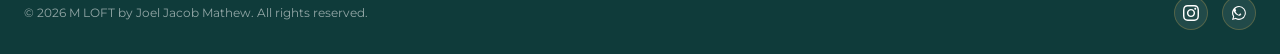
<file: contact.html>
<!DOCTYPE html>
<html lang="en">
<head>
  <meta charset="UTF-8">
  <meta name="viewport" content="width=device-width, initial-scale=1.0">
  <title>Contact & Consultations | M LOFT by Joel Jacob Mathew</title>
  <meta name="description" content="Visit M LOFT bridal boutique in Changanassery, Kerala or book an appointment via WhatsApp with designer Joel Jacob Mathew.">
  <meta name="robots" content="noindex, nofollow">
  <meta property="og:title" content="Contact & Consultations | M LOFT by Joel Jacob Mathew">
  <meta property="og:description" content="Visit M LOFT bridal boutique in Changanassery, Kerala or book an appointment via WhatsApp with designer Joel Jacob Mathew.">
  <meta property="og:image" content="assets/images/logo-badge.png">
  <meta property="og:type" content="website">
  
  <!-- Google Fonts: Cormorant Garamond & Montserrat -->
  <link rel="preconnect" href="https://fonts.googleapis.com">
  <link rel="preconnect" href="https://fonts.gstatic.com" crossorigin>
  <link href="https://fonts.googleapis.com/css2?family=Cormorant+Garamond:ital,wght@0,400;0,500;0,600;0,700;1,400&family=Montserrat:wght@300;400;500;600;700&display=swap" rel="stylesheet">
  
  <!-- Favicon -->
  <link rel="icon" type="image/png" sizes="32x32" href="assets/images/logo-badge.png">
  <link rel="icon" type="image/png" sizes="16x16" href="assets/images/logo-badge.png">
  <link rel="apple-touch-icon" sizes="180x180" href="assets/images/logo-badge.png">
  <meta name="theme-color" content="#0F3B3A">

  <!-- Master Stylesheet with cache buster -->
  <link rel="stylesheet" href="css/style.css?v=6.0">
</head>
<body>

  <!-- Sticky Header -->
  <header class="site-header" id="mainHeader">
    <div class="container header-inner">
      
      <!-- Mobile Hamburger Toggle (Left on mobile under 768px, >=44px tap area) -->
      <button class="mobile-toggle" aria-label="Open Navigation Menu" aria-expanded="false" aria-controls="mobileDrawer">
        <span class="hamburger-bar"></span>
        <span class="hamburger-bar"></span>
        <span class="hamburger-bar"></span>
      </button>

      <!-- Brand Logo & Name (Left on desktop, centered on mobile) -->
      <a href="index.html" class="brand-link" aria-label="M LOFT by Joel Jacob Mathew - Home">
        <img src="assets/images/logo-badge.png" alt="M LOFT Insignia" class="brand-badge-img" width="50" height="50">
        <div class="brand-text-wrap">
          <span class="brand-main-text">M LOFT</span>
          <span class="brand-sub-text">by Joel Jacob Mathew</span>
        </div>
      </a>

      <!-- Center Desktop Navigation -->
      <nav class="main-nav" aria-label="Primary Navigation">
        <div class="nav-item">
          <a href="index.html" class="nav-link">Home</a>
        </div>

        <!-- Collections Dropdown -->
        <div class="nav-item">
          <a href="collections.html" class="nav-link">
            Collections <span class="nav-arrow"></span>
          </a>
          <div class="dropdown-menu" role="menu">
            <div class="dropdown-grid">
              <a href="collections.html?c=hindu-bride" class="dropdown-card">
                <img src="assets/images/hindu-bride-01.webp" alt="Hindu Bride" class="dropdown-thumb" width="64" height="64" loading="lazy">
                <div class="dropdown-card-text">
                  <div class="dropdown-title">Hindu Bride</div>
                  <div class="dropdown-desc">Kanchipuram &amp; temple weaves</div>
                </div>
              </a>

              <a href="collections.html?c=christian-bride" class="dropdown-card">
                <img src="assets/images/christian-bride-01.webp" alt="Christian Bride" class="dropdown-thumb" width="64" height="64" loading="lazy">
                <div class="dropdown-card-text">
                  <div class="dropdown-title">Christian Bride</div>
                  <div class="dropdown-desc">Cathedral veils &amp; corset gowns</div>
                </div>
              </a>

              <a href="collections.html?c=engagement" class="dropdown-card">
                <img src="assets/images/engagement-01.webp" alt="Engagement" class="dropdown-thumb" width="64" height="64" loading="lazy">
                <div class="dropdown-card-text">
                  <div class="dropdown-title">Engagement Wear</div>
                  <div class="dropdown-desc">Pastel lehengas &amp; modern luxury</div>
                </div>
              </a>

              <a href="collections.html?c=white-gown" class="dropdown-card">
                <img src="assets/images/white-gown-01.webp" alt="White Gown" class="dropdown-thumb" width="64" height="64" loading="lazy">
                <div class="dropdown-card-text">
                  <div class="dropdown-title">White Gowns</div>
                  <div class="dropdown-desc">Handcrafted bespoke couture</div>
                </div>
              </a>

              <a href="collections.html?c=pavithrappattu" class="dropdown-card">
                <img src="assets/images/pavithrappattu-01.webp" alt="Pavithrappattu" class="dropdown-thumb" width="64" height="64" loading="lazy">
                <div class="dropdown-card-text">
                  <div class="dropdown-title">Pavithrappattu</div>
                  <div class="dropdown-desc">Heritage silk &amp; metallic zari</div>
                </div>
              </a>

              <a href="collections.html?c=roja" class="dropdown-card">
                <img src="assets/images/roja-01.webp" alt="Roja" class="dropdown-thumb" width="64" height="64" loading="lazy">
                <div class="dropdown-card-text">
                  <div class="dropdown-title">Roja Collection</div>
                  <div class="dropdown-desc">Crimson silks &amp; hand embroidery</div>
                </div>
              </a>

              <a href="collections.html?c=handwork" class="dropdown-card">
                <img src="assets/images/handwork-01.webp" alt="Handwork" class="dropdown-thumb" width="64" height="64" loading="lazy">
                <div class="dropdown-card-text">
                  <div class="dropdown-title">Handwork Details</div>
                  <div class="dropdown-desc">Artisanal zardozi &amp; cutwork</div>
                </div>
              </a>

              <a href="collections.html?c=legacy" class="dropdown-card">
                <img src="assets/images/legacy-01.webp" alt="M. Loft Legacy" class="dropdown-thumb" width="64" height="64" loading="lazy">
                <div class="dropdown-card-text">
                  <div class="dropdown-title">M. Loft Legacy</div>
                  <div class="dropdown-desc">Signature royal campaign</div>
                </div>
              </a>
            </div>

            <div class="dropdown-footer">
              <a href="collections.html" class="dropdown-footer-link">
                View all collections &rarr;
              </a>
            </div>
          </div>
        </div>

        <div class="nav-item">
          <a href="reels.html" class="nav-link">Reels</a>
        </div>

        <div class="nav-item">
          <a href="about.html" class="nav-link">About</a>
        </div>

        <div class="nav-item">
          <a href="contact.html" class="nav-link active">Contact</a>
        </div>
      </nav>

      <!-- Right Header Actions -->
      <div class="header-actions">
        <!-- Thin-line Search Icon (20px, 1.5px stroke, 44px tap area) -->
        <button class="icon-btn search-trigger" aria-label="Open Search">
          <svg width="20" height="20" viewBox="0 0 24 24" fill="none" stroke="currentColor" stroke-width="1.5" stroke-linecap="round" stroke-linejoin="round" aria-hidden="true"><circle cx="11" cy="11" r="7"/><line x1="21" y1="21" x2="16" y2="16"/></svg>
        </button>

        <!-- Thin-line Instagram Icon (20px, 1.5px stroke, 44px tap area) -->
        <a href="https://www.instagram.com/mloft_by_joeljacobmathew/" target="_blank" rel="noopener" class="icon-btn header-insta-btn" aria-label="Visit Instagram Profile">
          <svg width="20" height="20" viewBox="0 0 24 24" fill="none" stroke="currentColor" stroke-width="1.5" stroke-linecap="round" stroke-linejoin="round" aria-hidden="true"><rect x="2" y="2" width="20" height="20" rx="5" ry="5"/><path d="M16 11.37A4 4 0 1 1 12.63 8 4 4 0 0 1 16 11.37z"/><line x1="17.5" y1="6.5" x2="17.51" y2="6.5"/></svg>
        </a>

        <!-- Thin-line Wishlist Heart Icon (20px, 1.5px stroke, 44px tap area) -->
        <a href="#wishlist" class="icon-btn wishlist-btn" aria-label="View Wishlist">
          <svg width="20" height="20" viewBox="0 0 24 24" fill="none" stroke="currentColor" stroke-width="1.5" stroke-linecap="round" stroke-linejoin="round" aria-hidden="true"><path d="M20.84 4.61a5.5 5.5 0 0 0-7.78 0L12 5.67l-1.06-1.06a5.5 5.5 0 0 0-7.78 7.78l1.06 1.06L12 21.23l7.78-7.78 1.06-1.06a5.5 5.5 0 0 0 0-7.78z"/></svg>
          <span class="badge-count wishlist-badge" style="display: none;">0</span>
        </a>

        <!-- Mobile WhatsApp Icon Button (Under 768px, 44px tap target) -->
        <a href="https://wa.me/918075909720" target="_blank" rel="noopener" class="icon-btn mobile-wa-btn" aria-label="Chat on WhatsApp">
          <svg width="20" height="20" viewBox="0 0 24 24" fill="currentColor" aria-hidden="true"><path d="M17.472 14.382c-.297-.149-1.758-.867-2.03-.967-.273-.099-.471-.148-.67.15-.197.297-.767.966-.94 1.164-.173.199-.347.223-.644.075-.297-.15-1.255-.463-2.39-1.475-.883-.788-1.48-1.761-1.653-2.059-.173-.297-.018-.458.13-.606.134-.133.298-.347.446-.52.149-.174.198-.298.298-.497.099-.198.05-.371-.025-.52-.075-.149-.669-1.612-.916-2.207-.242-.579-.487-.5-.669-.51-.173-.008-.371-.01-.57-.01-.198 0-.52.074-.792.372-.272.297-1.04 1.016-1.04 2.479 0 1.462 1.065 2.875 1.213 3.074.149.198 2.096 3.2 5.077 4.487.709.306 1.262.489 1.694.625.712.227 1.36.195 1.871.118.571-.085 1.758-.719 2.006-1.413.248-.694.248-1.289.173-1.413-.074-.124-.272-.198-.57-.347m-5.421 7.403h-.004a9.87 9.87 0 01-5.031-1.378l-.361-.214-3.741.982.998-3.648-.235-.374a9.86 9.86 0 01-1.51-5.26c.001-5.45 4.436-9.884 9.888-9.884 2.64 0 5.122 1.03 6.988 2.898a9.825 9.825 0 012.893 6.994c-.003 5.45-4.437 9.884-9.885 9.884m8.413-18.297A11.815 11.815 0 0012.05 0C5.495 0 .16 5.335.157 11.892c0 2.096.547 4.142 1.588 5.945L.057 24l6.305-1.654a11.882 11.882 0 005.683 1.448h.005c6.554 0 11.89-5.335 11.893-11.893a11.821 11.821 0 00-3.48-8.413Z"/></svg>
        </a>

        <!-- Desktop Enquire Pill (Gold-outline pill with WhatsApp icon, fills teal on hover) -->
        <a href="https://wa.me/918075909720" target="_blank" rel="noopener" class="btn-enquire-pill" aria-label="Enquire on WhatsApp">
          <svg width="18" height="18" viewBox="0 0 24 24" fill="currentColor" aria-hidden="true"><path d="M17.472 14.382c-.297-.149-1.758-.867-2.03-.967-.273-.099-.471-.148-.67.15-.197.297-.767.966-.94 1.164-.173.199-.347.223-.644.075-.297-.15-1.255-.463-2.39-1.475-.883-.788-1.48-1.761-1.653-2.059-.173-.297-.018-.458.13-.606.134-.133.298-.347.446-.52.149-.174.198-.298.298-.497.099-.198.05-.371-.025-.52-.075-.149-.669-1.612-.916-2.207-.242-.579-.487-.5-.669-.51-.173-.008-.371-.01-.57-.01-.198 0-.52.074-.792.372-.272.297-1.04 1.016-1.04 2.479 0 1.462 1.065 2.875 1.213 3.074.149.198 2.096 3.2 5.077 4.487.709.306 1.262.489 1.694.625.712.227 1.36.195 1.871.118.571-.085 1.758-.719 2.006-1.413.248-.694.248-1.289.173-1.413-.074-.124-.272-.198-.57-.347m-5.421 7.403h-.004a9.87 9.87 0 01-5.031-1.378l-.361-.214-3.741.982.998-3.648-.235-.374a9.86 9.86 0 01-1.51-5.26c.001-5.45 4.436-9.884 9.888-9.884 2.64 0 5.122 1.03 6.988 2.898a9.825 9.825 0 012.893 6.994c-.003 5.45-4.437 9.884-9.885 9.884m8.413-18.297A11.815 11.815 0 0012.05 0C5.495 0 .16 5.335.157 11.892c0 2.096.547 4.142 1.588 5.945L.057 24l6.305-1.654a11.882 11.882 0 005.683 1.448h.005c6.554 0 11.89-5.335 11.893-11.893a11.821 11.821 0 00-3.48-8.413Z"/></svg>
          <span>Enquire</span>
        </a>
      </div>

    </div>
  </header>

  <!-- ========================================================================
       Mobile Drawer Navigation (Left-Slide, Ivory, Safe Area, Staggered)
       ======================================================================== -->
  <div class="mobile-drawer-overlay" aria-hidden="true"></div>
  <aside class="mobile-drawer" id="mobileDrawer" aria-label="Mobile Navigation" aria-hidden="true">
    <div class="drawer-header">
      <div class="brand-text-wrap">
        <span class="brand-main-text">M LOFT</span>
        <span class="brand-sub-text">by Joel Jacob Mathew</span>
      </div>
      <button class="drawer-close-btn" aria-label="Close Mobile Menu">&times;</button>
    </div>

    <nav class="drawer-nav">
      <div class="drawer-nav-item">
        <a href="index.html" class="drawer-link">Home</a>
      </div>
      
      <!-- Collapsible Collections Accordion with Thumbnails -->
      <div class="drawer-nav-item">
        <button class="drawer-accordion-btn" aria-expanded="false">
          <span>Collections</span>
          <span class="nav-arrow"></span>
        </button>
        <div class="drawer-accordion-content">
          <a href="collections.html?c=hindu-bride" class="drawer-sublink-card">
            <img src="assets/images/hindu-bride-01.webp" alt="Hindu Bride" class="drawer-sublink-thumb" width="40" height="40" loading="lazy">
            <span class="drawer-sublink-name">Hindu Bride</span>
          </a>
          <a href="collections.html?c=christian-bride" class="drawer-sublink-card">
            <img src="assets/images/christian-bride-01.webp" alt="Christian Bride" class="drawer-sublink-thumb" width="40" height="40" loading="lazy">
            <span class="drawer-sublink-name">Christian Bride</span>
          </a>
          <a href="collections.html?c=engagement" class="drawer-sublink-card">
            <img src="assets/images/engagement-01.webp" alt="Engagement Wear" class="drawer-sublink-thumb" width="40" height="40" loading="lazy">
            <span class="drawer-sublink-name">Engagement Wear</span>
          </a>
          <a href="collections.html?c=white-gown" class="drawer-sublink-card">
            <img src="assets/images/white-gown-01.webp" alt="White Gowns" class="drawer-sublink-thumb" width="40" height="40" loading="lazy">
            <span class="drawer-sublink-name">White Gowns</span>
          </a>
          <a href="collections.html?c=pavithrappattu" class="drawer-sublink-card">
            <img src="assets/images/pavithrappattu-01.webp" alt="Pavithrappattu" class="drawer-sublink-thumb" width="40" height="40" loading="lazy">
            <span class="drawer-sublink-name">Pavithrappattu</span>
          </a>
          <a href="collections.html?c=roja" class="drawer-sublink-card">
            <img src="assets/images/roja-01.webp" alt="Roja Collection" class="drawer-sublink-thumb" width="40" height="40" loading="lazy">
            <span class="drawer-sublink-name">Roja Collection</span>
          </a>
          <a href="collections.html?c=handwork" class="drawer-sublink-card">
            <img src="assets/images/handwork-01.webp" alt="Handwork Details" class="drawer-sublink-thumb" width="40" height="40" loading="lazy">
            <span class="drawer-sublink-name">Handwork Details</span>
          </a>
          <a href="collections.html?c=legacy" class="drawer-sublink-card">
            <img src="assets/images/legacy-01.webp" alt="M. Loft Legacy" class="drawer-sublink-thumb" width="40" height="40" loading="lazy">
            <span class="drawer-sublink-name">M. Loft Legacy</span>
          </a>
          <a href="collections.html" class="drawer-sublink-all">
            View all collections &rarr;
          </a>
        </div>
      </div>

      <div class="drawer-nav-item">
        <a href="reels.html" class="drawer-link">Reels</a>
      </div>

      <div class="drawer-nav-item">
        <a href="about.html" class="drawer-link">About</a>
      </div>

      <div class="drawer-nav-item">
        <a href="contact.html" class="drawer-link active">Contact</a>
      </div>
    </nav>

    <div class="drawer-footer">
      <a href="https://wa.me/918075909720" target="_blank" rel="noopener" class="drawer-wa-btn">
        <svg width="18" height="18" viewBox="0 0 24 24" fill="currentColor" aria-hidden="true"><path d="M17.472 14.382c-.297-.149-1.758-.867-2.03-.967-.273-.099-.471-.148-.67.15-.197.297-.767.966-.94 1.164-.173.199-.347.223-.644.075-.297-.15-1.255-.463-2.39-1.475-.883-.788-1.48-1.761-1.653-2.059-.173-.297-.018-.458.13-.606.134-.133.298-.347.446-.52.149-.174.198-.298.298-.497.099-.198.05-.371-.025-.52-.075-.149-.669-1.612-.916-2.207-.242-.579-.487-.5-.669-.51-.173-.008-.371-.01-.57-.01-.198 0-.52.074-.792.372-.272.297-1.04 1.016-1.04 2.479 0 1.462 1.065 2.875 1.213 3.074.149.198 2.096 3.2 5.077 4.487.709.306 1.262.489 1.694.625.712.227 1.36.195 1.871.118.571-.085 1.758-.719 2.006-1.413.248-.694.248-1.289.173-1.413-.074-.124-.272-.198-.57-.347m-5.421 7.403h-.004a9.87 9.87 0 01-5.031-1.378l-.361-.214-3.741.982.998-3.648-.235-.374a9.86 9.86 0 01-1.51-5.26c.001-5.45 4.436-9.884 9.888-9.884 2.64 0 5.122 1.03 6.988 2.898a9.825 9.825 0 012.893 6.994c-.003 5.45-4.437 9.884-9.885 9.884m8.413-18.297A11.815 11.815 0 0012.05 0C5.495 0 .16 5.335.157 11.892c0 2.096.547 4.142 1.588 5.945L.057 24l6.305-1.654a11.882 11.882 0 005.683 1.448h.005c6.554 0 11.89-5.335 11.893-11.893a11.821 11.821 0 00-3.48-8.413Z"/></svg>
        <span>Enquire on WhatsApp</span>
      </a>

      <div class="drawer-contact-strip">
        <a href="tel:8075909720" class="drawer-phone-link" aria-label="Call 8075909720">
          <svg width="16" height="16" viewBox="0 0 24 24" fill="none" stroke="currentColor" stroke-width="1.5" stroke-linecap="round" stroke-linejoin="round" aria-hidden="true"><path d="M22 16.92v3a2 2 0 0 1-2.18 2 19.79 19.79 0 0 1-8.63-3.07 19.5 19.5 0 0 1-6-6 19.79 19.79 0 0 1-3.07-8.67A2 2 0 0 1 4.11 2h3a2 2 0 0 1 2 1.72 12.84 12.84 0 0 0 .7 2.81 2 2 0 0 1-.45 2.11L8.09 9.91a16 16 0 0 0 6 6l1.27-1.27a2 2 0 0 1 2.11-.45 12.84 12.84 0 0 0 2.81.7A2 2 0 0 1 22 16.92z"/></svg>
          <span>8075909720</span>
        </a>

        <a href="https://www.instagram.com/mloft_by_joeljacobmathew/" target="_blank" rel="noopener" class="drawer-insta-link" aria-label="Instagram Profile">
          <svg width="18" height="18" viewBox="0 0 24 24" fill="none" stroke="currentColor" stroke-width="1.5" stroke-linecap="round" stroke-linejoin="round" aria-hidden="true"><rect x="2" y="2" width="20" height="20" rx="5" ry="5"/><path d="M16 11.37A4 4 0 1 1 12.63 8 4 4 0 0 1 16 11.37z"/><line x1="17.5" y1="6.5" x2="17.51" y2="6.5"/></svg>
          <span>Instagram</span>
        </a>
      </div>
    </div>
  </aside>

  <!-- Search Overlay Modal -->
  <div class="search-modal-overlay" role="dialog" aria-modal="true" aria-label="Search Boutique">
    <div class="search-modal-container">
      <button class="search-close-btn" aria-label="Close Search">&times;</button>
      <h2 class="search-title">Search Collections & Bridal Wear</h2>
      <form class="search-input-wrap" onsubmit="event.preventDefault(); window.location.href='collections.html?q=' + encodeURIComponent(document.querySelector('.search-input').value);">
        <input type="text" class="search-input" placeholder="Search Hindu Bride, White Gown, Saree...">
        <button type="submit" class="search-submit-btn">&rarr;</button>
      </form>
    </div>
  </div>

  <!-- Main Contact & Consultation Section -->
  <main class="contact-main-wrap" id="mainContent">

    <!-- Header Banner -->
    <section class="contact-hero-banner">
      <div class="container">
        <span class="section-eyebrow">Bespoke Appointments</span>
        <h1 class="collections-hero-title">Contact Our Atelier</h1>
        <p class="collections-hero-subtitle">
          Visit our bridal boutique in Changanassery, Kerala or reserve a private one-on-one styling consultation with designer Joel Jacob Mathew.
        </p>
      </div>
    </section>

    <!-- Contact & Consultation Layout -->
    <section class="contact-section" id="consultation">
      <div class="container">
        <div class="contact-layout-grid">
          
          <!-- Left: Atelier Address, Hours & Details -->
          <div class="contact-info-card">
            <h2 class="contact-card-title">Atelier Information</h2>

            <!-- Boutique Address -->
            <div class="contact-detail-row">
              <div class="contact-icon-circle" aria-hidden="true">
                <svg viewBox="0 0 24 24" fill="none" stroke="currentColor" stroke-width="1.5"><path d="M21 10c0 7-9 13-9 13s-9-6-9-13a9 9 0 0 1 18 0z"/><circle cx="12" cy="10" r="3"/></svg>
              </div>
              <div>
                <div class="contact-label">Boutique Address</div>
                <div class="contact-value">
                  <strong>M LOFT By Joel Jacob Mathew</strong><br>
                  Changanassery, Kerala 686101
                </div>
                <a href="https://maps.app.goo.gl/oqBwRcnb2jX92qv67" target="_blank" rel="noopener" class="btn-gmaps-link">
                  <span>Open in Google Maps &rarr;</span>
                </a>
              </div>
            </div>

            <!-- Phone & WhatsApp -->
            <div class="contact-detail-row">
              <div class="contact-icon-circle" aria-hidden="true">
                <svg viewBox="0 0 24 24" fill="none" stroke="currentColor" stroke-width="1.5"><path d="M22 16.92v3a2 2 0 0 1-2.18 2 19.79 19.79 0 0 1-8.63-3.07 19.5 19.5 0 0 1-6-6 19.79 19.79 0 0 1-3.07-8.67A2 2 0 0 1 4.11 2h3a2 2 0 0 1 2 1.72 12.84 12.84 0 0 0 .7 2.81 2 2 0 0 1-.45 2.11L8.09 9.91a16 16 0 0 0 6 6l1.27-1.27a2 2 0 0 1 2.11-.45 12.84 12.84 0 0 0 2.81.7A2 2 0 0 1 22 16.92z"/></svg>
              </div>
              <div>
                <div class="contact-label">Phone &amp; WhatsApp</div>
                <div class="contact-value">
                  <a href="tel:8075909720">8075909720</a><br>
                  <a href="https://wa.me/918075909720" target="_blank" rel="noopener" style="font-size: 0.85rem; color: #25D366; font-weight: 600;">
                    Chat on WhatsApp: 8075909720 &rarr;
                  </a>
                </div>
              </div>
            </div>

            <!-- Instagram -->
            <div class="contact-detail-row">
              <div class="contact-icon-circle" aria-hidden="true">
                <svg viewBox="0 0 24 24" fill="none" stroke="currentColor" stroke-width="1.5"><rect x="2" y="2" width="20" height="20" rx="5" ry="5"/><path d="M16 11.37A4 4 0 1 1 12.63 8 4 4 0 0 1 16 11.37z"/><line x1="17.5" y1="6.5" x2="17.51" y2="6.5"/></svg>
              </div>
              <div>
                <div class="contact-label">Official Instagram</div>
                <div class="contact-value">
                  <a href="https://www.instagram.com/mloft_by_joeljacobmathew/" target="_blank" rel="noopener">
                    @mloft_by_joeljacobmathew
                  </a>
                </div>
              </div>
            </div>

            <!-- Clearly Marked Sample Opening Hours Box -->
            <div class="sample-story-box" style="margin-top: 28px; margin-bottom: 0;">
              <span class="sample-story-label">Sample Opening Hours</span>
              <div style="font-size: 0.88rem; line-height: 1.7; color: var(--text-body);">
                <strong>[Sample Schedule:</strong><br>
                Monday – Saturday: 10:00 AM – 7:30 PM<br>
                Sunday: By Prior Appointment Only<br>
                <em>Private bridal trial fittings by appointment]</em>
              </div>
            </div>

          </div>

          <!-- Right: Consultation Booking Form -->
          <div class="contact-form-card">
            <h2 class="form-title">Book a Bridal Consultation</h2>
            <p class="form-subtitle">Fill in your celebration details below. Submitting will validate and open WhatsApp with your pre-filled inquiry.</p>

            <form id="consultationForm" onsubmit="handleConsultationSubmit(event)">
              
              <div class="form-row-2">
                <div class="form-group">
                  <label for="consultName" class="form-label">Full Name <span class="req">*</span></label>
                  <input type="text" id="consultName" class="form-input" placeholder="e.g. Ananya Menon" required>
                </div>
                <div class="form-group">
                  <label for="consultPhone" class="form-label">Phone Number <span class="req">*</span></label>
                  <input type="tel" id="consultPhone" class="form-input" placeholder="e.g. 9876543210" required pattern="[0-9]{10}" title="Please enter a valid 10-digit mobile number">
                </div>
              </div>

              <div class="form-row-2">
                <div class="form-group">
                  <label for="consultEvent" class="form-label">Event Type <span class="req">*</span></label>
                  <select id="consultEvent" class="form-select" required>
                    <option value="" disabled selected>Select Celebration Type</option>
                    <option value="Hindu Bridal Silk">Hindu Bridal Silk (Kanchipuram / Muhurtham)</option>
                    <option value="Christian Bridal Couture">Christian Bridal Gown / Veil</option>
                    <option value="Engagement & Sangeet">Engagement &amp; Sangeet Lehenga</option>
                    <option value="White Gown Ceremony">White Gown Ceremony</option>
                    <option value="Pavithrappattu Silk">Pavithrappattu Heritage Silk</option>
                    <option value="Roja Capsule Edition">Roja Capsule Saree</option>
                    <option value="Artisanal Handwork Blouse">Artisanal Handwork / Blouse</option>
                    <option value="Custom Bespoke Design">Custom Bespoke Atelier Design</option>
                  </select>
                </div>
                <div class="form-group">
                  <label for="consultDate" class="form-label">Wedding / Event Date <span class="req">*</span></label>
                  <input type="date" id="consultDate" class="form-input" required>
                </div>
              </div>

              <div class="form-group">
                <label for="consultMessage" class="form-label">Customization Notes &amp; Message</label>
                <textarea id="consultMessage" class="form-textarea" placeholder="Share your preferred colors, wedding venue, specific creations you like, or consultation queries..."></textarea>
              </div>

              <button type="submit" class="btn-submit-consult">
                <svg viewBox="0 0 24 24"><path d="M17.472 14.382c-.297-.149-1.758-.867-2.03-.967-.273-.099-.471-.148-.67.15-.197.297-.767.966-.94 1.164-.173.199-.347.223-.644.075-.297-.15-1.255-.463-2.39-1.475-.883-.788-1.48-1.761-1.653-2.059-.173-.297-.018-.458.13-.606.134-.133.298-.347.446-.52.149-.174.198-.298.298-.497.099-.198.05-.371-.025-.52-.075-.149-.669-1.612-.916-2.207-.242-.579-.487-.5-.669-.51-.173-.008-.371-.01-.57-.01-.198 0-.52.074-.792.372-.272.297-1.04 1.016-1.04 2.479 0 1.462 1.065 2.875 1.213 3.074.149.198 2.096 3.2 5.077 4.487.709.306 1.262.489 1.694.625.712.227 1.36.195 1.871.118.571-.085 1.758-.719 2.006-1.413.248-.694.248-1.289.173-1.413-.074-.124-.272-.198-.57-.347m-5.421 7.403h-.004a9.87 9.87 0 01-5.031-1.378l-.361-.214-3.741.982.998-3.648-.235-.374a9.86 9.86 0 01-1.51-5.26c.001-5.45 4.436-9.884 9.888-9.884 2.64 0 5.122 1.03 6.988 2.898a9.825 9.825 0 012.893 6.994c-.003 5.45-4.437 9.884-9.885 9.884m8.413-18.297A11.815 11.815 0 0012.05 0C5.495 0 .16 5.335.157 11.892c0 2.096.547 4.142 1.588 5.945L.057 24l6.305-1.654a11.882 11.882 0 005.683 1.448h.005c6.554 0 11.89-5.335 11.893-11.893a11.821 11.821 0 00-3.48-8.413Z"/></svg>
                <span>Send via WhatsApp (Pre-Filled)</span>
              </button>

              <!-- Success Alert Banner -->
              <div id="formSuccessBanner" class="form-success-banner" role="alert">
                <strong>Consultation Request Prepared!</strong><br>
                <span id="successBannerMsg">Thank you! Your details have been opened in WhatsApp. We look forward to welcoming you to M LOFT.</span>
              </div>

            </form>
          </div>

        </div>
      </div>
    </section>

  </main>

  <!-- Site Footer -->
  <footer class="site-footer">
    <div class="container">
      <div class="footer-grid">
        <div>
          <div class="footer-brand-wrap">
            <img src="assets/images/logo-badge.png" alt="M LOFT Lion Emblem" class="footer-logo-badge" width="56" height="56" loading="lazy">
            <div>
              <div class="footer-brand-title">M LOFT</div>
              <div class="footer-brand-sub">by Joel Jacob Mathew</div>
            </div>
          </div>
          <p class="footer-desc">
            Bespoke bridal couture and occasion wear boutique in Changanassery, Kerala. Distinctively crafted for life's most cherished milestones.
          </p>
          <div class="footer-contact-info">
            <div class="footer-contact-item">
              <svg viewBox="0 0 24 24"><path d="M12 2C8.13 2 5 5.13 5 9c0 5.25 7 13 7 13s7-7.75 7-13c0-3.87-3.13-7-7-7zm0 9.5c-1.38 0-2.5-1.12-2.5-2.5s1.12-2.5 2.5-2.5 2.5 1.12 2.5 2.5-1.12 2.5-2.5 2.5z"/></svg>
              <span>Changanassery, Kottayam District, Kerala, India</span>
            </div>
            <div class="footer-contact-item">
              <svg viewBox="0 0 24 24"><path d="M6.62 10.79c1.44 2.83 3.76 5.14 6.59 6.59l2.2-2.2c.27-.27.67-.36 1.02-.24 1.12.37 2.33.57 3.57.57.55 0 1 .45 1 1V20c0 .55-.45 1-1 1-9.39 0-17-7.61-17-17 0-.55.45-1 1-1h3.5c.55 0 1 .45 1 1 0 1.25.2 2.45.57 3.57.11.35.03.74-.25 1.02l-2.2 2.2z"/></svg>
              <a href="tel:+918075909720" style="color: inherit;">+91 8075909720</a>
            </div>
          </div>
        </div>

        <div>
          <h3 class="footer-col-title">Collections</h3>
          <ul class="footer-links-list">
            <li><a href="collections.html?c=hindu-bride" class="footer-link">Hindu Bride</a></li>
            <li><a href="collections.html?c=christian-bride" class="footer-link">Christian Bride</a></li>
            <li><a href="collections.html?c=engagement" class="footer-link">Engagement Wear</a></li>
            <li><a href="collections.html?c=white-gown" class="footer-link">White Gowns</a></li>
            <li><a href="collections.html?c=pavithrappattu" class="footer-link">Pavithrappattu</a></li>
            <li><a href="collections.html?c=roja" class="footer-link">Roja Collection</a></li>
            <li><a href="collections.html?c=handwork" class="footer-link">Handwork Details</a></li>
            <li><a href="collections.html?c=legacy" class="footer-link">M. Loft Legacy</a></li>
          </ul>
        </div>

        <div>
          <h3 class="footer-col-title">Customer Care</h3>
          <ul class="footer-links-list">
            <li><a href="about.html" class="footer-link">About Our Atelier</a></li>
            <li><a href="contact.html" class="footer-link">Contact &amp; Location</a></li>
            <li><a href="#consultation" class="footer-link">Consultation Booking</a></li>
            <li><a href="about.html#process" class="footer-link">Bespoke Process &amp; FAQ</a></li>
            <li><a href="contact.html" class="footer-link">Terms &amp; Policies</a></li>
            <li><a href="https://wa.me/918075909720" target="_blank" rel="noopener" class="footer-link">WhatsApp Bridal Desk</a></li>
          </ul>
        </div>

        <div>
          <h3 class="footer-col-title">Stay Updated</h3>
          <p class="footer-desc">
            Subscribe to receive private previews of new bridal launches and atelier updates.
          </p>
          <form class="newsletter-form" onsubmit="event.preventDefault(); alert('Thank you for subscribing to M LOFT.');">
            <div class="newsletter-input-group">
              <input type="email" class="newsletter-input" placeholder="Enter your email" required aria-label="Email">
              <button type="submit" class="newsletter-btn">Subscribe</button>
            </div>
          </form>
        </div>
      </div>

      <div class="footer-bottom">
        <div>&copy; 2026 M LOFT by Joel Jacob Mathew. All rights reserved.</div>
        <div class="social-links-wrap">
          <a href="https://www.instagram.com/mloft_by_joeljacobmathew/" target="_blank" rel="noopener" class="social-icon-link" aria-label="Instagram">
            <svg viewBox="0 0 24 24"><path d="M12 2.163c3.204 0 3.584.012 4.85.07 3.252.148 4.771 1.691 4.919 4.919.058 1.265.069 1.645.069 4.849 0 3.205-.012 3.584-.069 4.849-.149 3.225-1.664 4.771-4.919 4.919-1.266.058-1.644.07-4.85.07-3.204 0-3.584-.012-4.849-.07-3.26-.149-4.771-1.699-4.919-4.92-.058-1.265-.07-1.644-.07-4.849 0-3.204.013-3.583.07-4.849.149-3.227 1.664-4.771 4.919-4.919 1.266-.057 1.645-.069 4.849-.069zm0-2.163c-3.259 0-3.667.014-4.947.072-4.358.2-6.78 2.618-6.98 6.98-.059 1.281-.073 1.689-.073 4.948 0 3.259.014 3.668.072 4.948.2 4.358 2.618 6.78 6.98 6.98 1.281.058 1.689.072 4.948.072 3.259 0 3.668-.014 4.948-.072 4.354-.2 6.782-2.618 6.979-6.98.059-1.28.073-1.689.073-4.948 0-3.259-.014-3.667-.072-4.947-.196-4.354-2.617-6.78-6.979-6.98-1.281-.059-1.69-.073-4.949-.073zm0 5.838c-3.403 0-6.162 2.759-6.162 6.162s2.759 6.163 6.162 6.163 6.162-2.759 6.162-6.163c0-3.403-2.759-6.162-6.162-6.162zm0 10.162c-2.209 0-4-1.79-4-4 0-2.209 1.791-4 4-4s4 1.791 4 4c0 2.21-1.791 4-4 4zm6.406-11.845c-.796 0-1.441.645-1.441 1.44s.645 1.44 1.441 1.44c.795 0 1.439-.645 1.439-1.44s-.644-1.44-1.439-1.44z"/></svg>
          </a>
          <a href="https://wa.me/918075909720" target="_blank" rel="noopener" class="social-icon-link" aria-label="WhatsApp">
            <svg viewBox="0 0 32 32"><path d="M16 2a13.9 13.9 0 0 0-11.9 21.1L2 30l7.1-1.9A13.9 13.9 0 1 0 16 2zm0 25.5a11.5 11.5 0 0 1-5.9-1.6l-.4-.3-4.4 1.2 1.2-4.3-.3-.4A11.6 11.6 0 1 1 16 27.5zm6.4-8.6c-.3-.2-2-.1-2.3-1.1s-.8-1-1.1-1-.7 0-1 .4-1.3 1.6-1.6 1.9-.6.4-1 .2a12.8 12.8 0 0 1-3.8-2.3 14.1 14.1 0 0 1-2.6-3.3c-.2-.4 0-.6.2-.8s.4-.5.6-.7.2-.4.4-.6a1.5 1.5 0 0 0 0-.8c-.1-.2-.9-2.2-1.2-3s-.6-.7-.9-.7h-.7a1.4 1.4 0 0 0-1 .5 4.3 4.3 0 0 0-1.3 3.2 7.5 7.5 0 0 0 1.6 4 17.2 17.2 0 0 0 6.6 5.8c2.8 1.2 3.4 1 4 1a3.4 3.4 0 0 0 2.3-1.6 2.8 2.8 0 0 0 .2-1.6c-.1-.2-.4-.3-.7-.5z"/></svg>
          </a>
        </div>
      </div>
    </div>
  </footer>

  <!-- Floating WhatsApp Button -->
  <aside class="floating-whatsapp" aria-label="Direct WhatsApp Consultation">
    <div class="wa-tooltip">Enquire on WhatsApp: 8075909720</div>
    <a href="https://wa.me/918075909720" target="_blank" rel="noopener" class="wa-floating-btn" aria-label="Chat on WhatsApp">
      <div class="wa-pulse-ring"></div>
      <svg xmlns="http://www.w3.org/2000/svg" viewBox="0 0 24 24" width="28" height="28" fill="#fff" aria-hidden="true"><path d="M17.472 14.382c-.297-.149-1.758-.867-2.03-.967-.273-.099-.471-.148-.67.15-.197.297-.767.966-.94 1.164-.173.199-.347.223-.644.075-.297-.15-1.255-.463-2.39-1.475-.883-.788-1.48-1.761-1.653-2.059-.173-.297-.018-.458.13-.606.134-.133.298-.347.446-.52.149-.174.198-.298.298-.497.099-.198.05-.371-.025-.52-.075-.149-.669-1.612-.916-2.207-.242-.579-.487-.5-.669-.51-.173-.008-.371-.01-.57-.01-.198 0-.52.074-.792.372-.272.297-1.04 1.016-1.04 2.479 0 1.462 1.065 2.875 1.213 3.074.149.198 2.096 3.2 5.077 4.487.709.306 1.262.489 1.694.625.712.227 1.36.195 1.871.118.571-.085 1.758-.719 2.006-1.413.248-.694.248-1.289.173-1.413-.074-.124-.272-.198-.57-.347m-5.421 7.403h-.004a9.87 9.87 0 01-5.031-1.378l-.361-.214-3.741.982.998-3.648-.235-.374a9.86 9.86 0 01-1.51-5.26c.001-5.45 4.436-9.884 9.888-9.884 2.64 0 5.122 1.03 6.988 2.898a9.825 9.825 0 012.893 6.994c-.003 5.45-4.437 9.884-9.885 9.884m8.413-18.297A11.815 11.815 0 0012.05 0C5.495 0 .16 5.335.157 11.892c0 2.096.547 4.142 1.588 5.945L.057 24l6.305-1.654a11.882 11.882 0 005.683 1.448h.005c6.554 0 11.89-5.335 11.893-11.893a11.821 11.821 0 00-3.48-8.413Z"/></svg>
    </a>
  </aside>

  <!-- Client Script -->
  <script src="js/main.js"></script>
  <script>
    document.addEventListener('DOMContentLoaded', () => {
      const params = new URLSearchParams(window.location.search);
      const enquiry = params.get('enquiry');
      if (enquiry) {
        const msgField = document.getElementById('consultMessage');
        if (msgField) {
          msgField.value = `Hello, I would like to book a bridal consultation to discuss: ${decodeURIComponent(enquiry)}.`;
        }
      }

      const dateField = document.getElementById('consultDate');
      if (dateField) {
        const today = new Date().toISOString().split('T')[0];
        dateField.min = today;
      }
    });

    function handleConsultationSubmit(event) {
      event.preventDefault();
      
      const name = document.getElementById('consultName').value.trim();
      const phone = document.getElementById('consultPhone').value.trim();
      const eventType = document.getElementById('consultEvent').value;
      const date = document.getElementById('consultDate').value;
      const message = document.getElementById('consultMessage').value.trim();

      if (!name || !phone || !eventType || !date) {
        alert('Please fill in all required fields.');
        return;
      }

      let waText = `Hello M LOFT, I would like to book a bridal consultation:\n\n` +
                   `• Name: ${name}\n` +
                   `• Phone: ${phone}\n` +
                   `• Event: ${eventType}\n` +
                   `• Date: ${date}`;

      if (message) {
        waText += `\n• Notes: ${message}`;
      }

      const waUrl = `https://wa.me/918075909720?text=${encodeURIComponent(waText)}`;
      window.open(waUrl, '_blank');

      const banner = document.getElementById('formSuccessBanner');
      const msgEl = document.getElementById('successBannerMsg');
      if (banner) {
        if (msgEl) {
          msgEl.textContent = `Thank you, ${name}! Your consultation request for ${eventType} on ${date} has been prepared and opened in WhatsApp. We will connect with you shortly.`;
        }
        banner.classList.add('active');
        banner.scrollIntoView({ behavior: 'smooth', block: 'nearest' });
      }
    }
  </script>
</body>
</html>
</file>
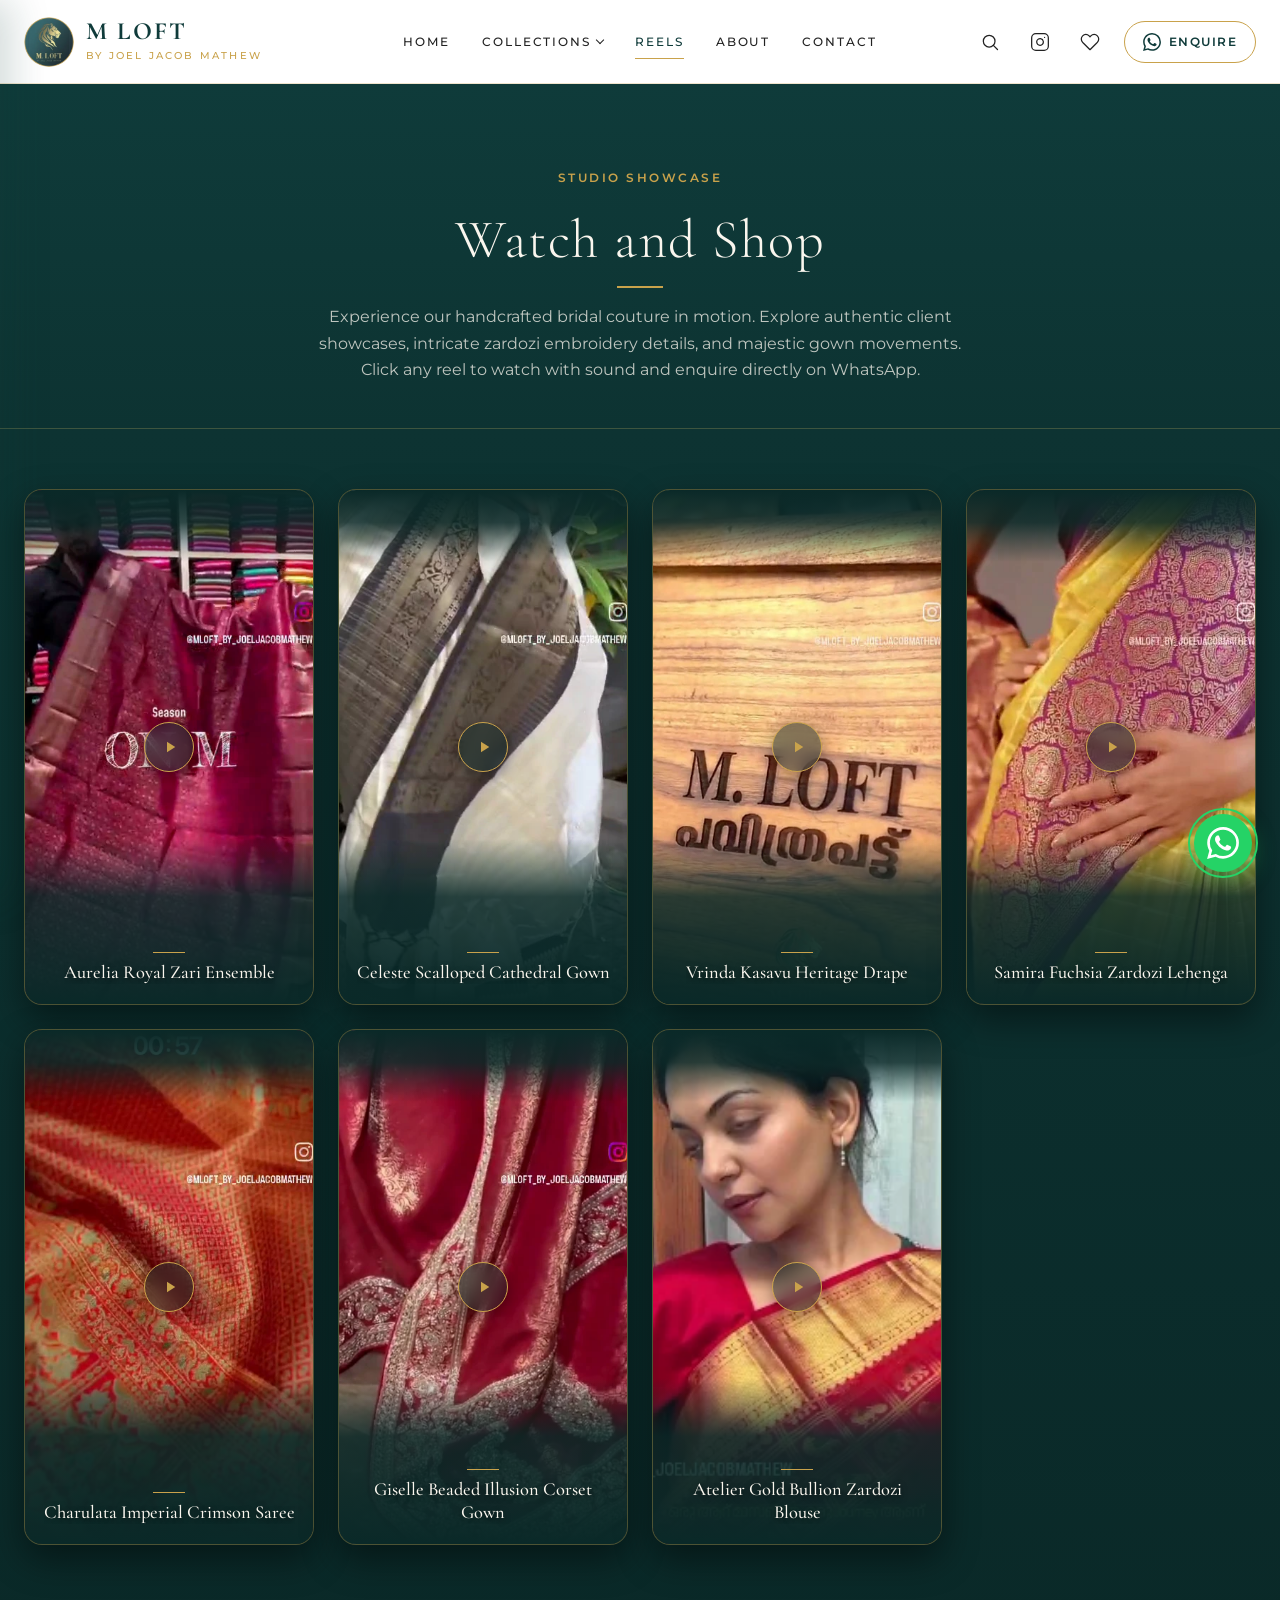
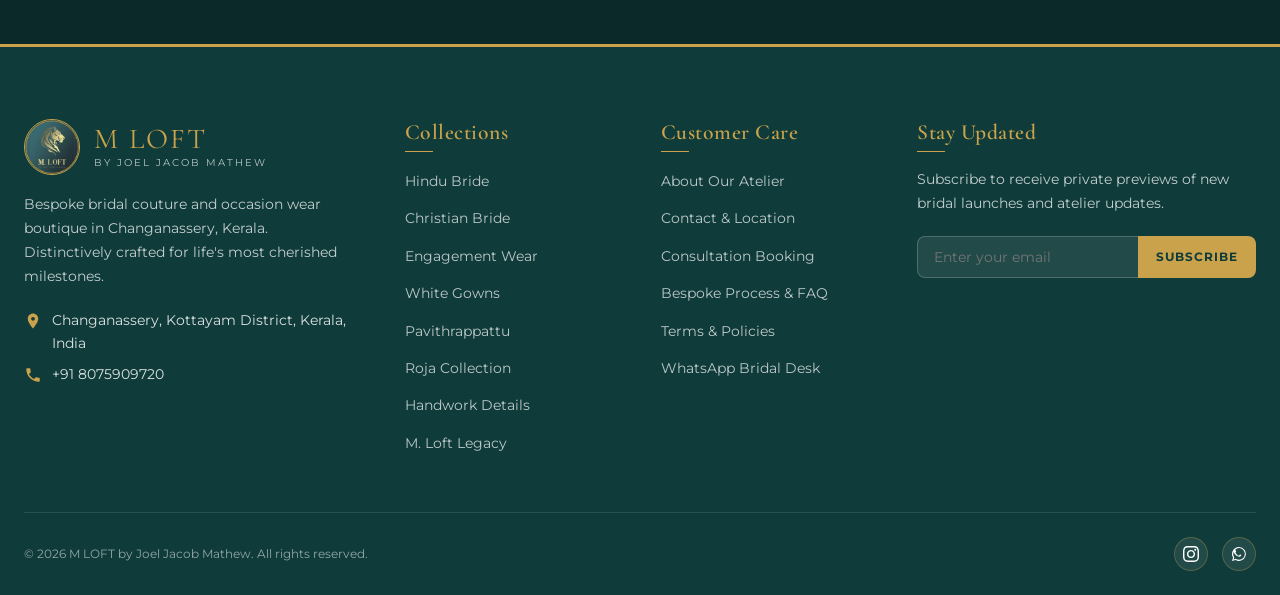
<file: reels.html>
<!DOCTYPE html>
<html lang="en">
<head>
  <meta charset="UTF-8">
  <meta name="viewport" content="width=device-width, initial-scale=1.0">
  <title>Bridal Couture Reels | M LOFT by Joel Jacob Mathew</title>
  <meta name="description" content="Watch authentic bridal showcases, client diaries, and cinematic gown movements from M LOFT by Joel Jacob Mathew in Changanassery, Kerala.">
  <meta name="robots" content="noindex, nofollow">

  <!-- Open Graph Meta Tags -->
  <meta property="og:title" content="Bridal Couture Reels | M LOFT by Joel Jacob Mathew">
  <meta property="og:description" content="Watch authentic bridal showcases, client diaries, and cinematic gown movements from M LOFT by Joel Jacob Mathew in Changanassery, Kerala.">
  <meta property="og:image" content="assets/images/logo-badge.png">
  <meta property="og:type" content="video.other">
  
  <!-- Google Fonts: Cormorant Garamond & Montserrat -->
  <link rel="preconnect" href="https://fonts.googleapis.com">
  <link rel="preconnect" href="https://fonts.gstatic.com" crossorigin>
  <link href="https://fonts.googleapis.com/css2?family=Cormorant+Garamond:ital,wght@0,400;0,500;0,600;0,700;1,400&family=Montserrat:wght@300;400;500;600;700&display=swap" rel="stylesheet">
  
  <!-- Favicon -->
  <link rel="icon" type="image/png" sizes="32x32" href="assets/images/logo-badge.png">
  <link rel="icon" type="image/png" sizes="16x16" href="assets/images/logo-badge.png">
  <link rel="apple-touch-icon" sizes="180x180" href="assets/images/logo-badge.png">
  <meta name="theme-color" content="#0F3B3A">

  <!-- Master Stylesheet with cache buster -->
  <link rel="stylesheet" href="css/style.css?v=6.0">
</head>
<body>

  <!-- Sticky Header -->
  <header class="site-header" id="mainHeader">
    <div class="container header-inner">
      
      <!-- Mobile Hamburger Toggle (Left on mobile under 768px, >=44px tap area) -->
      <button class="mobile-toggle" aria-label="Open Navigation Menu" aria-expanded="false" aria-controls="mobileDrawer">
        <span class="hamburger-bar"></span>
        <span class="hamburger-bar"></span>
        <span class="hamburger-bar"></span>
      </button>

      <!-- Brand Logo & Name (Left on desktop, centered on mobile) -->
      <a href="index.html" class="brand-link" aria-label="M LOFT by Joel Jacob Mathew - Home">
        <img src="assets/images/logo-badge.png" alt="M LOFT Insignia" class="brand-badge-img" width="50" height="50">
        <div class="brand-text-wrap">
          <span class="brand-main-text">M LOFT</span>
          <span class="brand-sub-text">by Joel Jacob Mathew</span>
        </div>
      </a>

      <!-- Center Desktop Navigation -->
      <nav class="main-nav" aria-label="Primary Navigation">
        <div class="nav-item">
          <a href="index.html" class="nav-link">Home</a>
        </div>

        <!-- Collections Dropdown -->
        <div class="nav-item">
          <a href="collections.html" class="nav-link">
            Collections <span class="nav-arrow"></span>
          </a>
          <div class="dropdown-menu" role="menu">
            <div class="dropdown-grid">
              <a href="collections.html?c=hindu-bride" class="dropdown-card">
                <img src="assets/images/hindu-bride-01.webp" alt="Hindu Bride" class="dropdown-thumb" width="64" height="64" loading="lazy">
                <div class="dropdown-card-text">
                  <div class="dropdown-title">Hindu Bride</div>
                  <div class="dropdown-desc">Kanchipuram &amp; temple weaves</div>
                </div>
              </a>

              <a href="collections.html?c=christian-bride" class="dropdown-card">
                <img src="assets/images/christian-bride-01.webp" alt="Christian Bride" class="dropdown-thumb" width="64" height="64" loading="lazy">
                <div class="dropdown-card-text">
                  <div class="dropdown-title">Christian Bride</div>
                  <div class="dropdown-desc">Cathedral veils &amp; corset gowns</div>
                </div>
              </a>

              <a href="collections.html?c=engagement" class="dropdown-card">
                <img src="assets/images/engagement-01.webp" alt="Engagement" class="dropdown-thumb" width="64" height="64" loading="lazy">
                <div class="dropdown-card-text">
                  <div class="dropdown-title">Engagement Wear</div>
                  <div class="dropdown-desc">Pastel lehengas &amp; modern luxury</div>
                </div>
              </a>

              <a href="collections.html?c=white-gown" class="dropdown-card">
                <img src="assets/images/white-gown-01.webp" alt="White Gown" class="dropdown-thumb" width="64" height="64" loading="lazy">
                <div class="dropdown-card-text">
                  <div class="dropdown-title">White Gowns</div>
                  <div class="dropdown-desc">Handcrafted bespoke couture</div>
                </div>
              </a>

              <a href="collections.html?c=pavithrappattu" class="dropdown-card">
                <img src="assets/images/pavithrappattu-01.webp" alt="Pavithrappattu" class="dropdown-thumb" width="64" height="64" loading="lazy">
                <div class="dropdown-card-text">
                  <div class="dropdown-title">Pavithrappattu</div>
                  <div class="dropdown-desc">Heritage silk &amp; metallic zari</div>
                </div>
              </a>

              <a href="collections.html?c=roja" class="dropdown-card">
                <img src="assets/images/roja-01.webp" alt="Roja" class="dropdown-thumb" width="64" height="64" loading="lazy">
                <div class="dropdown-card-text">
                  <div class="dropdown-title">Roja Collection</div>
                  <div class="dropdown-desc">Crimson silks &amp; hand embroidery</div>
                </div>
              </a>

              <a href="collections.html?c=handwork" class="dropdown-card">
                <img src="assets/images/handwork-01.webp" alt="Handwork" class="dropdown-thumb" width="64" height="64" loading="lazy">
                <div class="dropdown-card-text">
                  <div class="dropdown-title">Handwork Details</div>
                  <div class="dropdown-desc">Artisanal zardozi &amp; cutwork</div>
                </div>
              </a>

              <a href="collections.html?c=legacy" class="dropdown-card">
                <img src="assets/images/legacy-01.webp" alt="M. Loft Legacy" class="dropdown-thumb" width="64" height="64" loading="lazy">
                <div class="dropdown-card-text">
                  <div class="dropdown-title">M. Loft Legacy</div>
                  <div class="dropdown-desc">Signature royal campaign</div>
                </div>
              </a>
            </div>

            <div class="dropdown-footer">
              <a href="collections.html" class="dropdown-footer-link">
                View all collections &rarr;
              </a>
            </div>
          </div>
        </div>

        <div class="nav-item">
          <a href="reels.html" class="nav-link active">Reels</a>
        </div>

        <div class="nav-item">
          <a href="about.html" class="nav-link">About</a>
        </div>

        <div class="nav-item">
          <a href="contact.html" class="nav-link">Contact</a>
        </div>
      </nav>

      <!-- Right Header Actions -->
      <div class="header-actions">
        <!-- Thin-line Search Icon (20px, 1.5px stroke, 44px tap area) -->
        <button class="icon-btn search-trigger" aria-label="Open Search">
          <svg width="20" height="20" viewBox="0 0 24 24" fill="none" stroke="currentColor" stroke-width="1.5" stroke-linecap="round" stroke-linejoin="round" aria-hidden="true"><circle cx="11" cy="11" r="7"/><line x1="21" y1="21" x2="16" y2="16"/></svg>
        </button>

        <!-- Thin-line Instagram Icon (20px, 1.5px stroke, 44px tap area) -->
        <a href="https://www.instagram.com/mloft_by_joeljacobmathew/" target="_blank" rel="noopener" class="icon-btn header-insta-btn" aria-label="Visit Instagram Profile">
          <svg width="20" height="20" viewBox="0 0 24 24" fill="none" stroke="currentColor" stroke-width="1.5" stroke-linecap="round" stroke-linejoin="round" aria-hidden="true"><rect x="2" y="2" width="20" height="20" rx="5" ry="5"/><path d="M16 11.37A4 4 0 1 1 12.63 8 4 4 0 0 1 16 11.37z"/><line x1="17.5" y1="6.5" x2="17.51" y2="6.5"/></svg>
        </a>

        <!-- Thin-line Wishlist Heart Icon (20px, 1.5px stroke, 44px tap area) -->
        <a href="#wishlist" class="icon-btn wishlist-btn" aria-label="View Wishlist">
          <svg width="20" height="20" viewBox="0 0 24 24" fill="none" stroke="currentColor" stroke-width="1.5" stroke-linecap="round" stroke-linejoin="round" aria-hidden="true"><path d="M20.84 4.61a5.5 5.5 0 0 0-7.78 0L12 5.67l-1.06-1.06a5.5 5.5 0 0 0-7.78 7.78l1.06 1.06L12 21.23l7.78-7.78 1.06-1.06a5.5 5.5 0 0 0 0-7.78z"/></svg>
          <span class="badge-count wishlist-badge" style="display: none;">0</span>
        </a>

        <!-- Mobile WhatsApp Icon Button (Under 768px, 44px tap target) -->
        <a href="https://wa.me/918075909720" target="_blank" rel="noopener" class="icon-btn mobile-wa-btn" aria-label="Chat on WhatsApp">
          <svg width="20" height="20" viewBox="0 0 24 24" fill="currentColor" aria-hidden="true"><path d="M17.472 14.382c-.297-.149-1.758-.867-2.03-.967-.273-.099-.471-.148-.67.15-.197.297-.767.966-.94 1.164-.173.199-.347.223-.644.075-.297-.15-1.255-.463-2.39-1.475-.883-.788-1.48-1.761-1.653-2.059-.173-.297-.018-.458.13-.606.134-.133.298-.347.446-.52.149-.174.198-.298.298-.497.099-.198.05-.371-.025-.52-.075-.149-.669-1.612-.916-2.207-.242-.579-.487-.5-.669-.51-.173-.008-.371-.01-.57-.01-.198 0-.52.074-.792.372-.272.297-1.04 1.016-1.04 2.479 0 1.462 1.065 2.875 1.213 3.074.149.198 2.096 3.2 5.077 4.487.709.306 1.262.489 1.694.625.712.227 1.36.195 1.871.118.571-.085 1.758-.719 2.006-1.413.248-.694.248-1.289.173-1.413-.074-.124-.272-.198-.57-.347m-5.421 7.403h-.004a9.87 9.87 0 01-5.031-1.378l-.361-.214-3.741.982.998-3.648-.235-.374a9.86 9.86 0 01-1.51-5.26c.001-5.45 4.436-9.884 9.888-9.884 2.64 0 5.122 1.03 6.988 2.898a9.825 9.825 0 012.893 6.994c-.003 5.45-4.437 9.884-9.885 9.884m8.413-18.297A11.815 11.815 0 0012.05 0C5.495 0 .16 5.335.157 11.892c0 2.096.547 4.142 1.588 5.945L.057 24l6.305-1.654a11.882 11.882 0 005.683 1.448h.005c6.554 0 11.89-5.335 11.893-11.893a11.821 11.821 0 00-3.48-8.413Z"/></svg>
        </a>

        <!-- Desktop Enquire Pill (Gold-outline pill with WhatsApp icon, fills teal on hover) -->
        <a href="https://wa.me/918075909720" target="_blank" rel="noopener" class="btn-enquire-pill" aria-label="Enquire on WhatsApp">
          <svg width="18" height="18" viewBox="0 0 24 24" fill="currentColor" aria-hidden="true"><path d="M17.472 14.382c-.297-.149-1.758-.867-2.03-.967-.273-.099-.471-.148-.67.15-.197.297-.767.966-.94 1.164-.173.199-.347.223-.644.075-.297-.15-1.255-.463-2.39-1.475-.883-.788-1.48-1.761-1.653-2.059-.173-.297-.018-.458.13-.606.134-.133.298-.347.446-.52.149-.174.198-.298.298-.497.099-.198.05-.371-.025-.52-.075-.149-.669-1.612-.916-2.207-.242-.579-.487-.5-.669-.51-.173-.008-.371-.01-.57-.01-.198 0-.52.074-.792.372-.272.297-1.04 1.016-1.04 2.479 0 1.462 1.065 2.875 1.213 3.074.149.198 2.096 3.2 5.077 4.487.709.306 1.262.489 1.694.625.712.227 1.36.195 1.871.118.571-.085 1.758-.719 2.006-1.413.248-.694.248-1.289.173-1.413-.074-.124-.272-.198-.57-.347m-5.421 7.403h-.004a9.87 9.87 0 01-5.031-1.378l-.361-.214-3.741.982.998-3.648-.235-.374a9.86 9.86 0 01-1.51-5.26c.001-5.45 4.436-9.884 9.888-9.884 2.64 0 5.122 1.03 6.988 2.898a9.825 9.825 0 012.893 6.994c-.003 5.45-4.437 9.884-9.885 9.884m8.413-18.297A11.815 11.815 0 0012.05 0C5.495 0 .16 5.335.157 11.892c0 2.096.547 4.142 1.588 5.945L.057 24l6.305-1.654a11.882 11.882 0 005.683 1.448h.005c6.554 0 11.89-5.335 11.893-11.893a11.821 11.821 0 00-3.48-8.413Z"/></svg>
          <span>Enquire</span>
        </a>
      </div>

    </div>
  </header>

  <!-- ========================================================================
       Mobile Drawer Navigation (Left-Slide, Ivory, Safe Area, Staggered)
       ======================================================================== -->
  <div class="mobile-drawer-overlay" aria-hidden="true"></div>
  <aside class="mobile-drawer" id="mobileDrawer" aria-label="Mobile Navigation" aria-hidden="true">
    <div class="drawer-header">
      <div class="brand-text-wrap">
        <span class="brand-main-text">M LOFT</span>
        <span class="brand-sub-text">by Joel Jacob Mathew</span>
      </div>
      <button class="drawer-close-btn" aria-label="Close Mobile Menu">&times;</button>
    </div>

    <nav class="drawer-nav">
      <div class="drawer-nav-item">
        <a href="index.html" class="drawer-link">Home</a>
      </div>
      
      <!-- Collapsible Collections Accordion with Thumbnails -->
      <div class="drawer-nav-item">
        <button class="drawer-accordion-btn" aria-expanded="false">
          <span>Collections</span>
          <span class="nav-arrow"></span>
        </button>
        <div class="drawer-accordion-content">
          <a href="collections.html?c=hindu-bride" class="drawer-sublink-card">
            <img src="assets/images/hindu-bride-01.webp" alt="Hindu Bride" class="drawer-sublink-thumb" width="40" height="40" loading="lazy">
            <span class="drawer-sublink-name">Hindu Bride</span>
          </a>
          <a href="collections.html?c=christian-bride" class="drawer-sublink-card">
            <img src="assets/images/christian-bride-01.webp" alt="Christian Bride" class="drawer-sublink-thumb" width="40" height="40" loading="lazy">
            <span class="drawer-sublink-name">Christian Bride</span>
          </a>
          <a href="collections.html?c=engagement" class="drawer-sublink-card">
            <img src="assets/images/engagement-01.webp" alt="Engagement Wear" class="drawer-sublink-thumb" width="40" height="40" loading="lazy">
            <span class="drawer-sublink-name">Engagement Wear</span>
          </a>
          <a href="collections.html?c=white-gown" class="drawer-sublink-card">
            <img src="assets/images/white-gown-01.webp" alt="White Gowns" class="drawer-sublink-thumb" width="40" height="40" loading="lazy">
            <span class="drawer-sublink-name">White Gowns</span>
          </a>
          <a href="collections.html?c=pavithrappattu" class="drawer-sublink-card">
            <img src="assets/images/pavithrappattu-01.webp" alt="Pavithrappattu" class="drawer-sublink-thumb" width="40" height="40" loading="lazy">
            <span class="drawer-sublink-name">Pavithrappattu</span>
          </a>
          <a href="collections.html?c=roja" class="drawer-sublink-card">
            <img src="assets/images/roja-01.webp" alt="Roja Collection" class="drawer-sublink-thumb" width="40" height="40" loading="lazy">
            <span class="drawer-sublink-name">Roja Collection</span>
          </a>
          <a href="collections.html?c=handwork" class="drawer-sublink-card">
            <img src="assets/images/handwork-01.webp" alt="Handwork Details" class="drawer-sublink-thumb" width="40" height="40" loading="lazy">
            <span class="drawer-sublink-name">Handwork Details</span>
          </a>
          <a href="collections.html?c=legacy" class="drawer-sublink-card">
            <img src="assets/images/legacy-01.webp" alt="M. Loft Legacy" class="drawer-sublink-thumb" width="40" height="40" loading="lazy">
            <span class="drawer-sublink-name">M. Loft Legacy</span>
          </a>
          <a href="collections.html" class="drawer-sublink-all">
            View all collections &rarr;
          </a>
        </div>
      </div>

      <div class="drawer-nav-item">
        <a href="reels.html" class="drawer-link active">Reels</a>
      </div>

      <div class="drawer-nav-item">
        <a href="about.html" class="drawer-link">About</a>
      </div>

      <div class="drawer-nav-item">
        <a href="contact.html" class="drawer-link">Contact</a>
      </div>
    </nav>

    <div class="drawer-footer">
      <a href="https://wa.me/918075909720" target="_blank" rel="noopener" class="drawer-wa-btn">
        <svg width="18" height="18" viewBox="0 0 24 24" fill="currentColor" aria-hidden="true"><path d="M17.472 14.382c-.297-.149-1.758-.867-2.03-.967-.273-.099-.471-.148-.67.15-.197.297-.767.966-.94 1.164-.173.199-.347.223-.644.075-.297-.15-1.255-.463-2.39-1.475-.883-.788-1.48-1.761-1.653-2.059-.173-.297-.018-.458.13-.606.134-.133.298-.347.446-.52.149-.174.198-.298.298-.497.099-.198.05-.371-.025-.52-.075-.149-.669-1.612-.916-2.207-.242-.579-.487-.5-.669-.51-.173-.008-.371-.01-.57-.01-.198 0-.52.074-.792.372-.272.297-1.04 1.016-1.04 2.479 0 1.462 1.065 2.875 1.213 3.074.149.198 2.096 3.2 5.077 4.487.709.306 1.262.489 1.694.625.712.227 1.36.195 1.871.118.571-.085 1.758-.719 2.006-1.413.248-.694.248-1.289.173-1.413-.074-.124-.272-.198-.57-.347m-5.421 7.403h-.004a9.87 9.87 0 01-5.031-1.378l-.361-.214-3.741.982.998-3.648-.235-.374a9.86 9.86 0 01-1.51-5.26c.001-5.45 4.436-9.884 9.888-9.884 2.64 0 5.122 1.03 6.988 2.898a9.825 9.825 0 012.893 6.994c-.003 5.45-4.437 9.884-9.885 9.884m8.413-18.297A11.815 11.815 0 0012.05 0C5.495 0 .16 5.335.157 11.892c0 2.096.547 4.142 1.588 5.945L.057 24l6.305-1.654a11.882 11.882 0 005.683 1.448h.005c6.554 0 11.89-5.335 11.893-11.893a11.821 11.821 0 00-3.48-8.413Z"/></svg>
        <span>Enquire on WhatsApp</span>
      </a>

      <div class="drawer-contact-strip">
        <a href="tel:8075909720" class="drawer-phone-link" aria-label="Call 8075909720">
          <svg width="16" height="16" viewBox="0 0 24 24" fill="none" stroke="currentColor" stroke-width="1.5" stroke-linecap="round" stroke-linejoin="round" aria-hidden="true"><path d="M22 16.92v3a2 2 0 0 1-2.18 2 19.79 19.79 0 0 1-8.63-3.07 19.5 19.5 0 0 1-6-6 19.79 19.79 0 0 1-3.07-8.67A2 2 0 0 1 4.11 2h3a2 2 0 0 1 2 1.72 12.84 12.84 0 0 0 .7 2.81 2 2 0 0 1-.45 2.11L8.09 9.91a16 16 0 0 0 6 6l1.27-1.27a2 2 0 0 1 2.11-.45 12.84 12.84 0 0 0 2.81.7A2 2 0 0 1 22 16.92z"/></svg>
          <span>8075909720</span>
        </a>

        <a href="https://www.instagram.com/mloft_by_joeljacobmathew/" target="_blank" rel="noopener" class="drawer-insta-link" aria-label="Instagram Profile">
          <svg width="18" height="18" viewBox="0 0 24 24" fill="none" stroke="currentColor" stroke-width="1.5" stroke-linecap="round" stroke-linejoin="round" aria-hidden="true"><rect x="2" y="2" width="20" height="20" rx="5" ry="5"/><path d="M16 11.37A4 4 0 1 1 12.63 8 4 4 0 0 1 16 11.37z"/><line x1="17.5" y1="6.5" x2="17.51" y2="6.5"/></svg>
          <span>Instagram</span>
        </a>
      </div>
    </div>
  </aside>

  <!-- Search Overlay Modal -->
  <div class="search-modal-overlay" role="dialog" aria-modal="true" aria-label="Search Boutique">
    <div class="search-modal-container">
      <button class="search-close-btn" aria-label="Close Search">&times;</button>
      <h2 class="search-title">Search Collections & Bridal Wear</h2>
      <form class="search-input-wrap" onsubmit="event.preventDefault(); window.location.href='collections.html?q=' + encodeURIComponent(document.querySelector('.search-input').value);">
        <input type="text" class="search-input" placeholder="Search Hindu Bride, White Gown, Saree...">
        <button type="submit" class="search-submit-btn">&rarr;</button>
      </form>
    </div>
  </div>

  <!-- ========================================================================
       Main Content: Dedicated Reels & Video Showcase
       ======================================================================== -->
  <main id="mainContent">

    <!-- Page Hero Header -->
    <section class="reels-page-hero">
      <div class="container">
        <span class="section-eyebrow">Studio Showcase</span>
        <h1 class="reels-page-heading">Watch and Shop</h1>
        <p class="reels-page-subtitle">
          Experience our handcrafted bridal couture in motion. Explore authentic client showcases, intricate zardozi embroidery details, and majestic gown movements. Click any reel to watch with sound and enquire directly on WhatsApp.
        </p>
      </div>
    </section>

    <!-- Reels Gallery Grid -->
    <section class="reels-page-section" aria-label="Bridal Reels Gallery">
      <div class="container">
        <div class="reels-page-grid">

          <!-- Reel Card 1 -->
          <div class="reel-card reveal-on-scroll" data-index="0" data-video="assets/reels/reel_1.mp4" data-title="Aurelia Royal Zari Ensemble" data-price="₹48,500" data-category="Hindu Bridal Silk" tabindex="0" role="button" aria-label="Play reel: Aurelia Royal Zari Ensemble">
            <div class="reel-card-media-wrap">
              <img src="assets/images/reel-posters/reel-01.webp" alt="Aurelia Royal Zari Ensemble" class="reel-card-poster" width="280" height="498" loading="lazy">
              <video class="reel-card-video" loop muted playsinline preload="none" data-src="assets/reels/reel_1.mp4"></video>
            </div>
            <div class="reel-play-btn" aria-hidden="true">
              <svg viewBox="0 0 24 24"><path d="M8 5v14l11-7z"/></svg>
            </div>
            <div class="reel-card-overlay">
              <span class="reel-card-line"></span>
              <h3 class="reel-card-title">Aurelia Royal Zari Ensemble</h3>
            </div>
          </div>

          <!-- Reel Card 2 -->
          <div class="reel-card reveal-on-scroll" data-index="1" data-video="assets/reels/reel_2.mp4" data-title="Celeste Scalloped Cathedral Gown" data-price="₹65,000" data-category="Christian Bridal Couture" tabindex="0" role="button" aria-label="Play reel: Celeste Scalloped Cathedral Gown">
            <div class="reel-card-media-wrap">
              <img src="assets/images/reel-posters/reel-02.webp" alt="Celeste Scalloped Cathedral Gown" class="reel-card-poster" width="280" height="498" loading="lazy">
              <video class="reel-card-video" loop muted playsinline preload="none" data-src="assets/reels/reel_2.mp4"></video>
            </div>
            <div class="reel-play-btn" aria-hidden="true">
              <svg viewBox="0 0 24 24"><path d="M8 5v14l11-7z"/></svg>
            </div>
            <div class="reel-card-overlay">
              <span class="reel-card-line"></span>
              <h3 class="reel-card-title">Celeste Scalloped Cathedral Gown</h3>
            </div>
          </div>

          <!-- Reel Card 3 -->
          <div class="reel-card reveal-on-scroll" data-index="2" data-video="assets/reels/reel_3.mp4" data-title="Vrinda Kasavu Heritage Drape" data-price="₹42,000" data-category="Pavithrappattu Silk" tabindex="0" role="button" aria-label="Play reel: Vrinda Kasavu Heritage Drape">
            <div class="reel-card-media-wrap">
              <img src="assets/images/reel-posters/reel-03.webp" alt="Vrinda Kasavu Heritage Drape" class="reel-card-poster" width="280" height="498" loading="lazy">
              <video class="reel-card-video" loop muted playsinline preload="none" data-src="assets/reels/reel_3.mp4"></video>
            </div>
            <div class="reel-play-btn" aria-hidden="true">
              <svg viewBox="0 0 24 24"><path d="M8 5v14l11-7z"/></svg>
            </div>
            <div class="reel-card-overlay">
              <span class="reel-card-line"></span>
              <h3 class="reel-card-title">Vrinda Kasavu Heritage Drape</h3>
            </div>
          </div>

          <!-- Reel Card 4 -->
          <div class="reel-card reveal-on-scroll" data-index="3" data-video="assets/reels/reel_4.mp4" data-title="Samira Fuchsia Zardozi Lehenga" data-price="₹72,000" data-category="Engagement & Reception" tabindex="0" role="button" aria-label="Play reel: Samira Fuchsia Zardozi Lehenga">
            <div class="reel-card-media-wrap">
              <img src="assets/images/reel-posters/reel-04.webp" alt="Samira Fuchsia Zardozi Lehenga" class="reel-card-poster" width="280" height="498" loading="lazy">
              <video class="reel-card-video" loop muted playsinline preload="none" data-src="assets/reels/reel_4.mp4"></video>
            </div>
            <div class="reel-play-btn" aria-hidden="true">
              <svg viewBox="0 0 24 24"><path d="M8 5v14l11-7z"/></svg>
            </div>
            <div class="reel-card-overlay">
              <span class="reel-card-line"></span>
              <h3 class="reel-card-title">Samira Fuchsia Zardozi Lehenga</h3>
            </div>
          </div>

          <!-- Reel Card 5 -->
          <div class="reel-card reveal-on-scroll" data-index="4" data-video="assets/reels/reel_5.mp4" data-title="Charulata Imperial Crimson Saree" data-price="₹46,000" data-category="Roja Capsule Edition" tabindex="0" role="button" aria-label="Play reel: Charulata Imperial Crimson Saree">
            <div class="reel-card-media-wrap">
              <img src="assets/images/reel-posters/reel-05.webp" alt="Charulata Imperial Crimson Saree" class="reel-card-poster" width="280" height="498" loading="lazy">
              <video class="reel-card-video" loop muted playsinline preload="none" data-src="assets/reels/reel_5.mp4"></video>
            </div>
            <div class="reel-play-btn" aria-hidden="true">
              <svg viewBox="0 0 24 24"><path d="M8 5v14l11-7z"/></svg>
            </div>
            <div class="reel-card-overlay">
              <span class="reel-card-line"></span>
              <h3 class="reel-card-title">Charulata Imperial Crimson Saree</h3>
            </div>
          </div>

          <!-- Reel Card 6 -->
          <div class="reel-card reveal-on-scroll" data-index="5" data-video="assets/reels/reel_6.mp4" data-title="Giselle Beaded Illusion Corset Gown" data-price="₹58,000" data-category="White Gown Atelier" tabindex="0" role="button" aria-label="Play reel: Giselle Beaded Illusion Corset Gown">
            <div class="reel-card-media-wrap">
              <img src="assets/images/reel-posters/reel-06.webp" alt="Giselle Beaded Illusion Corset Gown" class="reel-card-poster" width="280" height="498" loading="lazy">
              <video class="reel-card-video" loop muted playsinline preload="none" data-src="assets/reels/reel_6.mp4"></video>
            </div>
            <div class="reel-play-btn" aria-hidden="true">
              <svg viewBox="0 0 24 24"><path d="M8 5v14l11-7z"/></svg>
            </div>
            <div class="reel-card-overlay">
              <span class="reel-card-line"></span>
              <h3 class="reel-card-title">Giselle Beaded Illusion Corset Gown</h3>
            </div>
          </div>

          <!-- Reel Card 7 -->
          <div class="reel-card reveal-on-scroll" data-index="6" data-video="assets/reels/reel_7.mp4" data-title="Atelier Gold Bullion Zardozi Blouse" data-price="₹32,500" data-category="Artisanal Handwork" tabindex="0" role="button" aria-label="Play reel: Atelier Gold Bullion Zardozi Blouse">
            <div class="reel-card-media-wrap">
              <img src="assets/images/reel-posters/reel-07.webp" alt="Atelier Gold Bullion Zardozi Blouse" class="reel-card-poster" width="280" height="498" loading="lazy">
              <video class="reel-card-video" loop muted playsinline preload="none" data-src="assets/reels/reel_7.mp4"></video>
            </div>
            <div class="reel-play-btn" aria-hidden="true">
              <svg viewBox="0 0 24 24"><path d="M8 5v14l11-7z"/></svg>
            </div>
            <div class="reel-card-overlay">
              <span class="reel-card-line"></span>
              <h3 class="reel-card-title">Atelier Gold Bullion Zardozi Blouse</h3>
            </div>
          </div>

        </div>
      </div>
    </section>

  </main>

  <!-- ========================================================================
       Reels Fullscreen Video Player Modal
       ======================================================================== -->
  <div class="reel-modal-overlay" id="reelModal" role="dialog" aria-modal="true" aria-label="Bridal Reel Video Player">
    <button class="reel-modal-close" id="reelModalClose" aria-label="Close Video Player">&times;</button>
    <button class="reel-modal-nav-btn reel-modal-prev" id="reelModalPrev" aria-label="Previous Reel">
      <svg viewBox="0 0 24 24"><path d="M15.41 7.41L14 6l-6 6 6 6 1.41-1.41L10.83 12z"/></svg>
    </button>
    <button class="reel-modal-nav-btn reel-modal-next" id="reelModalNext" aria-label="Next Reel">
      <svg viewBox="0 0 24 24"><path d="M10 6L8.59 7.41 13.17 12l-4.58 4.59L10 18l6-6z"/></svg>
    </button>
    <div class="reel-modal-dialog" id="reelModalDialog">
      <div class="reel-modal-video-wrap">
        <video id="reelModalVideo" class="reel-modal-video" controls playsinline></video>
      </div>
      <div class="reel-modal-info">
        <div class="reel-modal-info-text">
          <span class="reel-card-category" id="reelModalCategory">Hindu Bridal Silk</span>
          <h3 class="reel-modal-title" id="reelModalTitle">Aurelia Royal Zari Ensemble</h3>
          <span class="reel-modal-price" id="reelModalPrice">₹48,500</span>
        </div>
        <a id="reelModalEnquireBtn" href="https://wa.me/918075909720" target="_blank" rel="noopener" class="reel-modal-enquire-btn">
          <svg xmlns="http://www.w3.org/2000/svg" viewBox="0 0 24 24" width="16" height="16" fill="#fff" aria-hidden="true"><path d="M17.472 14.382c-.297-.149-1.758-.867-2.03-.967-.273-.099-.471-.148-.67.15-.197.297-.767.966-.94 1.164-.173.199-.347.223-.644.075-.297-.15-1.255-.463-2.39-1.475-.883-.788-1.48-1.761-1.653-2.059-.173-.297-.018-.458.13-.606.134-.133.298-.347.446-.52.149-.174.198-.298.298-.497.099-.198.05-.371-.025-.52-.075-.149-.669-1.612-.916-2.207-.242-.579-.487-.5-.669-.51-.173-.008-.371-.01-.57-.01-.198 0-.52.074-.792.372-.272.297-1.04 1.016-1.04 2.479 0 1.462 1.065 2.875 1.213 3.074.149.198 2.096 3.2 5.077 4.487.709.306 1.262.489 1.694.625.712.227 1.36.195 1.871.118.571-.085 1.758-.719 2.006-1.413.248-.694.248-1.289.173-1.413-.074-.124-.272-.198-.57-.347m-5.421 7.403h-.004a9.87 9.87 0 01-5.031-1.378l-.361-.214-3.741.982.998-3.648-.235-.374a9.86 9.86 0 01-1.51-5.26c.001-5.45 4.436-9.884 9.888-9.884 2.64 0 5.122 1.03 6.988 2.898a9.825 9.825 0 012.893 6.994c-.003 5.45-4.437 9.884-9.885 9.884m8.413-18.297A11.815 11.815 0 0012.05 0C5.495 0 .16 5.335.157 11.892c0 2.096.547 4.142 1.588 5.945L.057 24l6.305-1.654a11.882 11.882 0 005.683 1.448h.005c6.554 0 11.89-5.335 11.893-11.893a11.821 11.821 0 00-3.48-8.413Z"/></svg>
          <span>Enquire on WhatsApp</span>
        </a>
      </div>
    </div>
  </div>

  <!-- Site Footer -->
  <footer class="site-footer">
    <div class="container">
      <div class="footer-grid">
        <div>
          <div class="footer-brand-wrap">
            <img src="assets/images/logo-badge.png" alt="M LOFT Lion Emblem" class="footer-logo-badge" width="56" height="56" loading="lazy">
            <div>
              <div class="footer-brand-title">M LOFT</div>
              <div class="footer-brand-sub">by Joel Jacob Mathew</div>
            </div>
          </div>
          <p class="footer-desc">
            Bespoke bridal couture and occasion wear boutique in Changanassery, Kerala. Distinctively crafted for life's most cherished milestones.
          </p>
          <div class="footer-contact-info">
            <div class="footer-contact-item">
              <svg viewBox="0 0 24 24"><path d="M12 2C8.13 2 5 5.13 5 9c0 5.25 7 13 7 13s7-7.75 7-13c0-3.87-3.13-7-7-7zm0 9.5c-1.38 0-2.5-1.12-2.5-2.5s1.12-2.5 2.5-2.5 2.5 1.12 2.5 2.5-1.12 2.5-2.5 2.5z"/></svg>
              <span>Changanassery, Kottayam District, Kerala, India</span>
            </div>
            <div class="footer-contact-item">
              <svg viewBox="0 0 24 24"><path d="M6.62 10.79c1.44 2.83 3.76 5.14 6.59 6.59l2.2-2.2c.27-.27.67-.36 1.02-.24 1.12.37 2.33.57 3.57.57.55 0 1 .45 1 1V20c0 .55-.45 1-1 1-9.39 0-17-7.61-17-17 0-.55.45-1 1-1h3.5c.55 0 1 .45 1 1 0 1.25.2 2.45.57 3.57.11.35.03.74-.25 1.02l-2.2 2.2z"/></svg>
              <a href="tel:+918075909720" style="color: inherit;">+91 8075909720</a>
            </div>
          </div>
        </div>

        <div>
          <h3 class="footer-col-title">Collections</h3>
          <ul class="footer-links-list">
            <li><a href="collections.html?c=hindu-bride" class="footer-link">Hindu Bride</a></li>
            <li><a href="collections.html?c=christian-bride" class="footer-link">Christian Bride</a></li>
            <li><a href="collections.html?c=engagement" class="footer-link">Engagement Wear</a></li>
            <li><a href="collections.html?c=white-gown" class="footer-link">White Gowns</a></li>
            <li><a href="collections.html?c=pavithrappattu" class="footer-link">Pavithrappattu</a></li>
            <li><a href="collections.html?c=roja" class="footer-link">Roja Collection</a></li>
            <li><a href="collections.html?c=handwork" class="footer-link">Handwork Details</a></li>
            <li><a href="collections.html?c=legacy" class="footer-link">M. Loft Legacy</a></li>
          </ul>
        </div>

        <div>
          <h3 class="footer-col-title">Customer Care</h3>
          <ul class="footer-links-list">
            <li><a href="about.html" class="footer-link">About Our Atelier</a></li>
            <li><a href="contact.html" class="footer-link">Contact &amp; Location</a></li>
            <li><a href="contact.html#consultation" class="footer-link">Consultation Booking</a></li>
            <li><a href="about.html#process" class="footer-link">Bespoke Process &amp; FAQ</a></li>
            <li><a href="contact.html" class="footer-link">Terms &amp; Policies</a></li>
            <li><a href="https://wa.me/918075909720" target="_blank" rel="noopener" class="footer-link">WhatsApp Bridal Desk</a></li>
          </ul>
        </div>

        <div>
          <h3 class="footer-col-title">Stay Updated</h3>
          <p class="footer-desc">
            Subscribe to receive private previews of new bridal launches and atelier updates.
          </p>
          <form class="newsletter-form" onsubmit="event.preventDefault(); alert('Thank you for subscribing to M LOFT.');">
            <div class="newsletter-input-group">
              <input type="email" class="newsletter-input" placeholder="Enter your email" required aria-label="Email">
              <button type="submit" class="newsletter-btn">Subscribe</button>
            </div>
          </form>
        </div>
      </div>

      <div class="footer-bottom">
        <div>&copy; 2026 M LOFT by Joel Jacob Mathew. All rights reserved.</div>
        <div class="social-links-wrap">
          <a href="https://www.instagram.com/mloft_by_joeljacobmathew/" target="_blank" rel="noopener" class="social-icon-link" aria-label="Instagram">
            <svg viewBox="0 0 24 24"><path d="M12 2.163c3.204 0 3.584.012 4.85.07 3.252.148 4.771 1.691 4.919 4.919.058 1.265.069 1.645.069 4.849 0 3.205-.012 3.584-.069 4.849-.149 3.225-1.664 4.771-4.919 4.919-1.266.058-1.644.07-4.85.07-3.204 0-3.584-.012-4.849-.07-3.26-.149-4.771-1.699-4.919-4.92-.058-1.265-.07-1.644-.07-4.849 0-3.204.013-3.583.07-4.849.149-3.227 1.664-4.771 4.919-4.919 1.266-.057 1.645-.069 4.849-.069zm0-2.163c-3.259 0-3.667.014-4.947.072-4.358.2-6.78 2.618-6.98 6.98-.059 1.281-.073 1.689-.073 4.948 0 3.259.014 3.668.072 4.948.2 4.358 2.618 6.78 6.98 6.98 1.281.058 1.689.072 4.948.072 3.259 0 3.668-.014 4.948-.072 4.354-.2 6.782-2.618 6.979-6.98.059-1.28.073-1.689.073-4.948 0-3.259-.014-3.667-.072-4.947-.196-4.354-2.617-6.78-6.979-6.98-1.281-.059-1.69-.073-4.949-.073zm0 5.838c-3.403 0-6.162 2.759-6.162 6.162s2.759 6.163 6.162 6.163 6.162-2.759 6.162-6.163c0-3.403-2.759-6.162-6.162-6.162zm0 10.162c-2.209 0-4-1.79-4-4 0-2.209 1.791-4 4-4s4 1.791 4 4c0 2.21-1.791 4-4 4zm6.406-11.845c-.796 0-1.441.645-1.441 1.44s.645 1.44 1.441 1.44c.795 0 1.439-.645 1.439-1.44s-.644-1.44-1.439-1.44z"/></svg>
          </a>
          <a href="https://wa.me/918075909720" target="_blank" rel="noopener" class="social-icon-link" aria-label="WhatsApp">
            <svg viewBox="0 0 32 32"><path d="M16 2a13.9 13.9 0 0 0-11.9 21.1L2 30l7.1-1.9A13.9 13.9 0 1 0 16 2zm0 25.5a11.5 11.5 0 0 1-5.9-1.6l-.4-.3-4.4 1.2 1.2-4.3-.3-.4A11.6 11.6 0 1 1 16 27.5zm6.4-8.6c-.3-.2-2-.1-2.3-1.1s-.8-1-1.1-1-.7 0-1 .4-1.3 1.6-1.6 1.9-.6.4-1 .2a12.8 12.8 0 0 1-3.8-2.3 14.1 14.1 0 0 1-2.6-3.3c-.2-.4 0-.6.2-.8s.4-.5.6-.7.2-.4.4-.6a1.5 1.5 0 0 0 0-.8c-.1-.2-.9-2.2-1.2-3s-.6-.7-.9-.7h-.7a1.4 1.4 0 0 0-1 .5 4.3 4.3 0 0 0-1.3 3.2 7.5 7.5 0 0 0 1.6 4 17.2 17.2 0 0 0 6.6 5.8c2.8 1.2 3.4 1 4 1a3.4 3.4 0 0 0 2.3-1.6 2.8 2.8 0 0 0 .2-1.6c-.1-.2-.4-.3-.7-.5z"/></svg>
          </a>
        </div>
      </div>
    </div>
  </footer>

  <!-- Floating WhatsApp Button -->
  <aside class="floating-whatsapp" aria-label="Direct WhatsApp Consultation">
    <div class="wa-tooltip">Enquire on WhatsApp: 8075909720</div>
    <a href="https://wa.me/918075909720" target="_blank" rel="noopener" class="wa-floating-btn" aria-label="Chat on WhatsApp">
      <div class="wa-pulse-ring"></div>
      <svg xmlns="http://www.w3.org/2000/svg" viewBox="0 0 24 24" width="28" height="28" fill="#fff" aria-hidden="true"><path d="M17.472 14.382c-.297-.149-1.758-.867-2.03-.967-.273-.099-.471-.148-.67.15-.197.297-.767.966-.94 1.164-.173.199-.347.223-.644.075-.297-.15-1.255-.463-2.39-1.475-.883-.788-1.48-1.761-1.653-2.059-.173-.297-.018-.458.13-.606.134-.133.298-.347.446-.52.149-.174.198-.298.298-.497.099-.198.05-.371-.025-.52-.075-.149-.669-1.612-.916-2.207-.242-.579-.487-.5-.669-.51-.173-.008-.371-.01-.57-.01-.198 0-.52.074-.792.372-.272.297-1.04 1.016-1.04 2.479 0 1.462 1.065 2.875 1.213 3.074.149.198 2.096 3.2 5.077 4.487.709.306 1.262.489 1.694.625.712.227 1.36.195 1.871.118.571-.085 1.758-.719 2.006-1.413.248-.694.248-1.289.173-1.413-.074-.124-.272-.198-.57-.347m-5.421 7.403h-.004a9.87 9.87 0 01-5.031-1.378l-.361-.214-3.741.982.998-3.648-.235-.374a9.86 9.86 0 01-1.51-5.26c.001-5.45 4.436-9.884 9.888-9.884 2.64 0 5.122 1.03 6.988 2.898a9.825 9.825 0 012.893 6.994c-.003 5.45-4.437 9.884-9.885 9.884m8.413-18.297A11.815 11.815 0 0012.05 0C5.495 0 .16 5.335.157 11.892c0 2.096.547 4.142 1.588 5.945L.057 24l6.305-1.654a11.882 11.882 0 005.683 1.448h.005c6.554 0 11.89-5.335 11.893-11.893a11.821 11.821 0 00-3.48-8.413Z"/></svg>
    </a>
  </aside>

  <!-- Client Script -->
  <script src="js/main.js"></script>
</body>
</html>
</file>
<file: css/style.css>
/* ==========================================================================
   M LOFT by Joel Jacob Mathew — Master Luxury Design System
   ========================================================================== */

:root {
  /* Brand Color Palette */
  --primary-teal: #0F3B3A;
  --teal-dark: #0A2928;
  --teal-light: #1A5452;
  --teal-surface: rgba(15, 59, 58, 0.04);
  
  --accent-gold: #C9A24B;
  --gold-light: #DFBF73;
  --gold-dark: #A37F2C;
  --gold-surface: rgba(201, 162, 75, 0.08);

  --secondary-maroon: #5A0F1F;
  --maroon-dark: #3F0A15;
  --maroon-light: #7A192D;

  --bg-ivory: #FAF6EE;
  --bg-cream: #F5EFE1;
  --bg-white: #FFFFFF;

  --text-charcoal: #222222;
  --text-body: #3A3A3A;
  --text-muted: #6E6E6E;
  --text-light: #999999;
  --text-white: #FFFFFF;

  --border-soft: #EAE3D2;
  --border-gold: rgba(201, 162, 75, 0.35);

  /* Elevation Shadows */
  --shadow-subtle: 0 4px 14px rgba(15, 59, 58, 0.04);
  --shadow-card: 0 10px 30px rgba(15, 59, 58, 0.08);
  --shadow-hover: 0 16px 40px rgba(15, 59, 58, 0.14);
  --shadow-dropdown: 0 20px 50px rgba(15, 59, 58, 0.16);

  /* Radii & Metrics */
  --radius-sm: 8px;
  --radius-card: 14px;
  --radius-pill: 40px;
  --header-height: 84px;
  --header-height-scrolled: 64px;

  /* Typography */
  --font-serif: 'Cormorant Garamond', Georgia, serif;
  --font-sans: 'Montserrat', -apple-system, BlinkMacSystemFont, 'Segoe UI', Roboto, sans-serif;
  
  /* Transitions */
  --transition-fast: 0.2s cubic-bezier(0.16, 1, 0.3, 1);
  --transition-smooth: 0.35s cubic-bezier(0.16, 1, 0.3, 1);
  --transition-slow: 0.6s cubic-bezier(0.16, 1, 0.3, 1);
}

/* Base Reset */
*, *::before, *::after {
  box-sizing: border-box;
  margin: 0;
  padding: 0;
}

html {
  font-size: 16px;
  scroll-behavior: smooth;
  -webkit-text-size-adjust: 100%;
}

body {
  font-family: var(--font-sans);
  background-color: var(--bg-ivory);
  color: var(--text-body);
  line-height: 1.65;
  overflow-x: hidden;
  position: relative;
  -webkit-font-smoothing: antialiased;
}

img, video {
  max-width: 100%;
  height: auto;
  display: block;
}

a {
  color: inherit;
  text-decoration: none;
  transition: color var(--transition-fast);
}

button {
  font-family: inherit;
  cursor: pointer;
  border: none;
  background: none;
}

ul, ol {
  list-style: none;
}

.container {
  width: 100%;
  max-width: 1360px;
  margin: 0 auto;
  padding: 0 24px;
}

/* ==========================================================================
   Typography & Signature Section Headings
   ========================================================================== */
h1, h2, h3, h4, h5, h6 {
  font-family: var(--font-serif);
  color: var(--primary-teal);
  font-weight: 600;
  line-height: 1.25;
}

.section-header {
  text-align: center;
  margin-bottom: 48px;
}

.section-eyebrow {
  display: block;
  font-family: var(--font-sans);
  font-size: 0.76rem;
  font-weight: 600;
  letter-spacing: 2.5px;
  text-transform: uppercase;
  color: var(--accent-gold);
  text-align: center;
  margin: 0 auto 10px;
  width: 100%;
}

.section-header,
.products-header,
.collections-header,
.mosaic-header,
.reels-header,
.reels-page-hero .container {
  display: flex;
  flex-direction: column;
  align-items: center;
  text-align: center;
}

.section-title {
  font-size: clamp(2rem, 3.5vw, 2.8rem);
  font-weight: 500;
  letter-spacing: 0.5px;
  color: var(--primary-teal);
  position: relative;
  display: inline-block;
  padding-bottom: 12px;
}

.section-title::after {
  content: '';
  position: absolute;
  bottom: 0;
  left: 50%;
  transform: translateX(-50%);
  width: 48px;
  height: 2px;
  background: var(--accent-gold);
}

.section-subtitle {
  font-size: 0.95rem;
  color: var(--text-muted);
  letter-spacing: 1.5px;
  text-transform: uppercase;
  margin-top: 10px;
  font-weight: 400;
}

/* ==========================================================================
   Desktop Header & Navigation (Luxury Layout: Logo Left, Nav Center, Icons Right)
   ========================================================================== */
.site-header {
  position: sticky;
  top: 0;
  left: 0;
  width: 100%;
  height: var(--header-height, 84px);
  background-color: var(--bg-white, #FFFFFF);
  border-bottom: 1px solid rgba(201, 162, 75, 0.28);
  z-index: 1000;
  padding-left: env(safe-area-inset-left, 0px);
  padding-right: env(safe-area-inset-right, 0px);
  transition: height var(--transition-smooth),
              box-shadow var(--transition-smooth),
              background-color var(--transition-smooth);
}

.site-header.scrolled {
  height: var(--header-height-scrolled, 64px);
  box-shadow: 0 4px 20px rgba(15, 59, 58, 0.08);
}

.header-inner {
  height: 100%;
  display: grid;
  grid-template-columns: 1fr auto 1fr;
  align-items: center;
  position: relative;
}

/* Brand Identity (Left) */
.brand-link {
  display: flex;
  align-items: center;
  gap: 12px;
  text-decoration: none;
  justify-self: start;
}

.brand-badge-img {
  width: 50px;
  height: 50px;
  border-radius: 50%;
  object-fit: cover;
  flex-shrink: 0;
  transition: transform var(--transition-smooth);
}

.site-header.scrolled .brand-badge-img {
  transform: scale(0.85);
}

.brand-text-wrap {
  display: flex;
  flex-direction: column;
}

.brand-main-text {
  font-family: var(--font-serif);
  font-size: 1.55rem;
  font-weight: 700;
  letter-spacing: 2px;
  color: var(--primary-teal);
  line-height: 1;
}

.brand-sub-text {
  font-family: var(--font-sans);
  font-size: 0.62rem;
  font-weight: 500;
  letter-spacing: 2.2px;
  text-transform: uppercase;
  color: var(--accent-gold);
  margin-top: 3px;
}

/* Center Desktop Navigation */
.main-nav {
  display: flex;
  align-items: center;
  gap: 32px;
  justify-self: center;
}

.nav-item {
  position: relative;
}

.nav-link {
  font-family: var(--font-sans);
  font-size: 12px;
  text-transform: uppercase;
  letter-spacing: 0.16em;
  color: var(--text-charcoal);
  font-weight: 500;
  padding: 8px 0;
  display: inline-flex;
  align-items: center;
  gap: 6px;
  position: relative;
  text-decoration: none;
  transition: color var(--transition-fast);
}

/* Thin gold underline grows from center on hover & active. No bold weight changes. */
.nav-link::after {
  content: '';
  position: absolute;
  bottom: 0;
  left: 0;
  right: 0;
  height: 1px;
  background-color: var(--accent-gold);
  transform: scaleX(0);
  transform-origin: center;
  transition: transform 0.3s cubic-bezier(0.16, 1, 0.3, 1);
}

.nav-link:hover,
.nav-link.active {
  color: var(--primary-teal);
  font-weight: 500;
}

.nav-link:hover::after,
.nav-link.active::after {
  transform: scaleX(1);
}

.nav-arrow {
  width: 6px;
  height: 6px;
  border-right: 1.5px solid currentColor;
  border-bottom: 1.5px solid currentColor;
  transform: rotate(45deg);
  transition: transform var(--transition-fast);
  margin-top: -3px;
}

.nav-item:hover .nav-arrow,
.nav-item.open .nav-arrow {
  transform: rotate(-135deg);
  margin-top: 1px;
}

/* Collections Dropdown Menu: wider panel, soft shadow, hairline gold top border, fade & 8px slide-down */
.dropdown-menu {
  position: absolute;
  top: 100%;
  left: 50%;
  transform: translateX(-50%) translateY(-8px);
  width: 720px;
  max-width: calc(100vw - 32px);
  background: var(--bg-white, #FFFFFF);
  border-radius: 12px;
  padding: 24px;
  box-shadow: 0 18px 48px rgba(15, 59, 58, 0.12);
  border: 1px solid rgba(201, 162, 75, 0.2);
  border-top: 1px solid var(--accent-gold);
  opacity: 0;
  visibility: hidden;
  pointer-events: none;
  transition: opacity 0.25s ease,
              transform 0.25s cubic-bezier(0.16, 1, 0.3, 1),
              visibility 0.25s;
  z-index: 1005;
}

.dropdown-menu::before {
  content: '';
  position: absolute;
  top: -14px;
  left: 0;
  right: 0;
  height: 14px;
}

.nav-item:hover .dropdown-menu,
.nav-item.open .dropdown-menu {
  opacity: 1;
  visibility: visible;
  transform: translateX(-50%) translateY(0);
  pointer-events: auto;
}

.dropdown-grid {
  display: grid;
  grid-template-columns: repeat(2, 1fr);
  gap: 14px;
}

.dropdown-card {
  display: flex;
  align-items: center;
  gap: 14px;
  padding: 8px 12px;
  border-radius: 8px;
  background: var(--bg-ivory);
  border: 1px solid transparent;
  transition: all var(--transition-fast);
  text-decoration: none;
}

.dropdown-card:hover {
  background: #FFFFFF;
  border-color: var(--accent-gold);
  transform: translateX(3px);
  box-shadow: 0 4px 14px rgba(15, 59, 58, 0.06);
}

.dropdown-thumb {
  width: 64px;
  height: 64px;
  border-radius: 8px;
  object-fit: cover;
  flex-shrink: 0;
}

.dropdown-card-text {
  display: flex;
  flex-direction: column;
}

.dropdown-title {
  font-family: var(--font-serif);
  font-size: 1.08rem;
  font-weight: 600;
  color: var(--primary-teal);
  line-height: 1.25;
}

.dropdown-desc {
  font-family: var(--font-sans);
  font-size: 0.72rem;
  color: var(--text-muted);
  line-height: 1.35;
  margin-top: 3px;
}

.dropdown-footer {
  margin-top: 16px;
  padding-top: 14px;
  border-top: 1px solid rgba(201, 162, 75, 0.2);
  text-align: center;
}

.dropdown-footer-link {
  font-family: var(--font-sans);
  font-size: 0.78rem;
  font-weight: 600;
  letter-spacing: 0.12em;
  text-transform: uppercase;
  color: var(--accent-gold);
  display: inline-flex;
  align-items: center;
  gap: 6px;
  text-decoration: none;
  transition: color var(--transition-fast);
}

.dropdown-footer-link:hover {
  color: var(--primary-teal);
}

/* Right Header Actions: thin-line icons (search, Instagram, wishlist) matching 20px, 1.5px stroke, 44px tap areas */
.header-actions {
  display: flex;
  align-items: center;
  gap: 6px;
  justify-self: end;
}

.icon-btn {
  width: 44px;
  height: 44px;
  border-radius: 50%;
  display: inline-flex;
  align-items: center;
  justify-content: center;
  color: var(--text-charcoal);
  background: transparent;
  border: none;
  cursor: pointer;
  position: relative;
  transition: color var(--transition-fast), background-color var(--transition-fast);
  padding: 0;
  text-decoration: none;
}

.icon-btn svg {
  width: 20px;
  height: 20px;
  stroke: currentColor;
  stroke-width: 1.5;
  fill: none;
  stroke-linecap: round;
  stroke-linejoin: round;
  flex-shrink: 0;
  transition: transform var(--transition-fast);
}

.icon-btn:hover {
  color: var(--primary-teal);
  background-color: rgba(15, 59, 58, 0.05);
}

.icon-btn:hover svg {
  transform: scale(1.08);
}

.wishlist-btn:hover {
  color: var(--secondary-maroon);
}

.badge-count {
  position: absolute;
  top: 4px;
  right: 4px;
  background-color: var(--secondary-maroon);
  color: #FFFFFF;
  font-size: 0.65rem;
  font-weight: 700;
  width: 18px;
  height: 18px;
  border-radius: 50%;
  display: flex;
  align-items: center;
  justify-content: center;
  border: 1.5px solid #FFFFFF;
}

/* "Enquire" Button: Gold-outlined pill with WhatsApp icon, fills teal on hover */
.btn-enquire-pill {
  display: inline-flex;
  align-items: center;
  gap: 8px;
  padding: 0 18px;
  height: 42px;
  border-radius: 40px;
  border: 1px solid var(--accent-gold);
  background: transparent;
  color: var(--primary-teal);
  font-family: var(--font-sans);
  font-size: 12px;
  font-weight: 600;
  letter-spacing: 0.12em;
  text-transform: uppercase;
  text-decoration: none;
  cursor: pointer;
  margin-left: 6px;
  transition: background-color var(--transition-fast),
              color var(--transition-fast),
              border-color var(--transition-fast);
}

.btn-enquire-pill svg {
  width: 18px;
  height: 18px;
  fill: currentColor;
  flex-shrink: 0;
}

.btn-enquire-pill:hover {
  background-color: var(--primary-teal);
  color: #FFFFFF;
  border-color: var(--primary-teal);
}

.btn-enquire-pill:hover svg {
  fill: #FFFFFF;
}

.mobile-toggle {
  display: none;
}

.mobile-wa-btn {
  display: none;
}

/* Tablet adjustments (768px to 1024px) */
@media (min-width: 768px) and (max-width: 1024px) {
  .main-nav {
    gap: 16px;
  }
  .nav-link {
    font-size: 11px;
    letter-spacing: 0.12em;
  }
  .btn-enquire-pill {
    padding: 0 14px;
    font-size: 11px;
    margin-left: 4px;
  }
  .header-actions {
    gap: 2px;
  }
}

/* ==========================================================================
   Mobile Header Bar (<768px): Slim 60px bar, hamburger left, centered logo,
   wishlist + WhatsApp right, 44px tap targets
   ========================================================================== */
@media (max-width: 767px) {
  :root {
    --header-height: 60px;
  }

  .site-header {
    height: 60px !important;
    border-bottom: 1px solid rgba(201, 162, 75, 0.25);
  }

  .site-header.scrolled {
    height: 60px !important;
  }

  .header-inner {
    display: flex;
    align-items: center;
    justify-content: space-between;
    height: 100%;
    position: relative;
    padding: 0 12px;
  }

  /* Hamburger on the left (44px target) */
  .mobile-toggle {
    display: inline-flex;
    width: 44px;
    height: 44px;
    padding: 0;
    align-items: center;
    justify-content: center;
    flex-direction: column;
    gap: 5px;
    background: transparent;
    border: none;
    cursor: pointer;
    z-index: 10;
    color: var(--primary-teal);
  }

  .hamburger-bar {
    width: 22px;
    height: 1.5px;
    background-color: currentColor;
    transition: transform var(--transition-smooth), opacity var(--transition-smooth);
  }

  .mobile-toggle.active .hamburger-bar:nth-child(1) {
    transform: translateY(6.5px) rotate(45deg);
  }

  .mobile-toggle.active .hamburger-bar:nth-child(2) {
    opacity: 0;
  }

  .mobile-toggle.active .hamburger-bar:nth-child(3) {
    transform: translateY(-6.5px) rotate(-45deg);
  }

  /* Centered logo badge with "M LOFT" wordmark */
  .brand-link {
    position: absolute;
    left: 50%;
    top: 50%;
    transform: translate(-50%, -50%);
    display: flex;
    align-items: center;
    gap: 8px;
    margin: 0;
    z-index: 5;
    text-decoration: none;
  }

  .brand-badge-img {
    width: 36px;
    height: 36px;
  }

  .site-header.scrolled .brand-badge-img {
    transform: none;
  }

  .brand-main-text {
    font-size: 1.3rem;
    letter-spacing: 1.5px;
    line-height: 1;
  }

  .brand-sub-text {
    display: none;
  }

  .main-nav {
    display: none;
  }

  .header-actions {
    display: flex;
    align-items: center;
    gap: 0;
    margin-left: auto;
    z-index: 10;
  }

  .search-trigger,
  .header-insta-btn,
  .btn-enquire-pill {
    display: none !important;
  }

  .wishlist-btn {
    display: inline-flex !important;
    width: 44px;
    height: 44px;
  }

  .mobile-wa-btn {
    display: inline-flex !important;
    width: 44px;
    height: 44px;
    color: var(--primary-teal);
  }

  .mobile-wa-btn:hover {
    color: var(--accent-gold);
  }
}

/* ==========================================================================
   Mobile Navigation Drawer (Left-Slide, Ivory, Safe Area Insets, Staggered Fade)
   ========================================================================== */
.mobile-drawer-overlay {
  position: fixed;
  inset: 0;
  background: rgba(15, 59, 58, 0.55);
  backdrop-filter: blur(4px);
  -webkit-backdrop-filter: blur(4px);
  z-index: 2001;
  opacity: 0;
  visibility: hidden;
  transition: opacity 0.35s ease, visibility 0.35s;
}

.mobile-drawer-overlay.open {
  opacity: 1;
  visibility: visible;
}

.mobile-drawer {
  position: fixed;
  top: 0;
  bottom: 0;
  left: 0;
  width: 86vw;
  max-width: 360px;
  height: 100%;
  height: 100dvh;
  background-color: var(--bg-ivory, #FAF6EE);
  z-index: 2002;
  box-shadow: 12px 0 36px rgba(15, 59, 58, 0.18);
  display: flex;
  flex-direction: column;
  transform: translateX(-100%);
  transition: transform 0.35s cubic-bezier(0.16, 1, 0.3, 1);
  overflow-y: auto;
  overflow-x: hidden;
  box-sizing: border-box;
  padding-top: max(20px, env(safe-area-inset-top, 20px));
  padding-bottom: max(24px, env(safe-area-inset-bottom, 24px));
  padding-left: max(24px, env(safe-area-inset-left, 24px));
  padding-right: max(24px, env(safe-area-inset-right, 24px));
}

.mobile-drawer.open {
  transform: translateX(0);
}

.drawer-header {
  display: flex;
  align-items: center;
  justify-content: space-between;
  padding-bottom: 18px;
  border-bottom: 1px solid rgba(201, 162, 75, 0.3);
  flex-shrink: 0;
}

.drawer-header .brand-text-wrap {
  display: flex;
  flex-direction: column;
}

.drawer-header .brand-main-text {
  font-family: var(--font-serif);
  font-size: 1.55rem;
  font-weight: 700;
  letter-spacing: 2px;
  color: var(--primary-teal);
  line-height: 1;
}

.drawer-header .brand-sub-text {
  font-family: var(--font-sans);
  font-size: 0.62rem;
  font-weight: 500;
  letter-spacing: 2px;
  text-transform: uppercase;
  color: var(--accent-gold);
  margin-top: 3px;
}

.drawer-close-btn {
  width: 44px;
  height: 44px;
  display: inline-flex;
  align-items: center;
  justify-content: center;
  font-size: 2rem;
  line-height: 1;
  color: var(--primary-teal);
  background: transparent;
  border: none;
  cursor: pointer;
  transition: color var(--transition-fast), transform var(--transition-fast);
}

.drawer-close-btn:hover {
  color: var(--secondary-maroon);
  transform: scale(1.1);
}

/* Big links in Cormorant Garamond (about 26px) separated by hairline gold lines */
.drawer-nav {
  display: flex;
  flex-direction: column;
  padding: 8px 0;
  flex: 1;
}

.drawer-nav-item {
  border-bottom: 1px solid rgba(201, 162, 75, 0.3);
  opacity: 0;
  transform: translateX(-16px);
  transition: opacity 0.35s ease, transform 0.35s cubic-bezier(0.16, 1, 0.3, 1);
}

/* Staggered fade-in of the links */
.mobile-drawer.open .drawer-nav-item {
  opacity: 1;
  transform: translateX(0);
}

.mobile-drawer.open .drawer-nav-item:nth-child(1) { transition-delay: 70ms; }
.mobile-drawer.open .drawer-nav-item:nth-child(2) { transition-delay: 120ms; }
.mobile-drawer.open .drawer-nav-item:nth-child(3) { transition-delay: 170ms; }
.mobile-drawer.open .drawer-nav-item:nth-child(4) { transition-delay: 220ms; }
.mobile-drawer.open .drawer-nav-item:nth-child(5) { transition-delay: 270ms; }

.drawer-link,
.drawer-accordion-btn {
  display: flex;
  align-items: center;
  justify-content: space-between;
  width: 100%;
  font-family: var(--font-serif);
  font-size: 26px;
  font-weight: 500;
  color: var(--primary-teal);
  text-decoration: none;
  padding: 14px 0;
  background: transparent;
  border: none;
  cursor: pointer;
  text-align: left;
  transition: color var(--transition-fast);
}

.drawer-link:hover,
.drawer-link.active,
.drawer-accordion-btn:hover,
.drawer-accordion-btn.active {
  color: var(--accent-gold);
}

.drawer-accordion-btn .nav-arrow {
  width: 9px;
  height: 9px;
  border-right: 2px solid var(--accent-gold);
  border-bottom: 2px solid var(--accent-gold);
  transform: rotate(45deg);
  transition: transform 0.25s ease;
  margin-right: 6px;
}

.drawer-accordion-content {
  display: none;
  flex-direction: column;
  gap: 8px;
  padding: 6px 0 16px 8px;
}

.drawer-accordion-content.open {
  display: flex;
}

.drawer-sublink-card {
  display: flex;
  align-items: center;
  gap: 12px;
  padding: 6px 8px;
  border-radius: 8px;
  text-decoration: none;
  color: var(--text-charcoal);
  transition: background-color var(--transition-fast), color var(--transition-fast);
}

.drawer-sublink-card:hover {
  background: rgba(201, 162, 75, 0.1);
  color: var(--primary-teal);
}

.drawer-sublink-thumb {
  width: 40px;
  height: 40px;
  border-radius: 6px;
  object-fit: cover;
  flex-shrink: 0;
}

.drawer-sublink-name {
  font-family: var(--font-sans);
  font-size: 0.86rem;
  font-weight: 500;
}

.drawer-sublink-all {
  font-family: var(--font-sans);
  font-size: 0.82rem;
  font-weight: 600;
  letter-spacing: 0.08em;
  text-transform: uppercase;
  color: var(--accent-gold);
  padding: 8px 8px;
  text-decoration: none;
  display: inline-flex;
  align-items: center;
  gap: 6px;
  transition: color var(--transition-fast);
}

.drawer-sublink-all:hover {
  color: var(--primary-teal);
}

/* Bottom of drawer: full-width teal Enquire button, phone number 8075909720, and Instagram */
.drawer-footer {
  margin-top: auto;
  padding-top: 18px;
  display: flex;
  flex-direction: column;
  gap: 14px;
  flex-shrink: 0;
}

.drawer-wa-btn {
  display: flex;
  align-items: center;
  justify-content: center;
  gap: 10px;
  width: 100%;
  min-height: 48px;
  padding: 12px 20px;
  background-color: var(--primary-teal);
  color: #FFFFFF;
  border-radius: 40px;
  font-family: var(--font-sans);
  font-size: 0.82rem;
  font-weight: 600;
  letter-spacing: 0.08em;
  text-transform: uppercase;
  text-decoration: none;
  border: 1px solid var(--accent-gold);
  transition: background-color var(--transition-fast);
  box-sizing: border-box;
}

.drawer-wa-btn svg {
  width: 18px;
  height: 18px;
  fill: #FFFFFF;
  flex-shrink: 0;
}

.drawer-wa-btn:hover {
  background-color: var(--teal-dark);
}

.drawer-contact-strip {
  display: flex;
  align-items: center;
  justify-content: space-between;
  padding: 4px 2px;
}

.drawer-phone-link {
  display: inline-flex;
  align-items: center;
  gap: 8px;
  font-family: var(--font-sans);
  font-size: 0.88rem;
  font-weight: 600;
  letter-spacing: 0.05em;
  color: var(--primary-teal);
  text-decoration: none;
  min-height: 44px;
}

.drawer-phone-link svg {
  width: 16px;
  height: 16px;
  stroke: var(--accent-gold);
  stroke-width: 1.5;
  fill: none;
  stroke-linecap: round;
  stroke-linejoin: round;
}

.drawer-insta-link {
  display: inline-flex;
  align-items: center;
  gap: 6px;
  font-family: var(--font-sans);
  font-size: 0.82rem;
  font-weight: 500;
  color: var(--text-muted);
  text-decoration: none;
  min-height: 44px;
}

.drawer-insta-link svg {
  width: 18px;
  height: 18px;
  stroke: currentColor;
  stroke-width: 1.5;
  fill: none;
  stroke-linecap: round;
  stroke-linejoin: round;
}

.drawer-phone-link:hover,
.drawer-insta-link:hover {
  color: var(--accent-gold);
}

/* ==========================================================================
   Search Overlay Modal
   ========================================================================== */
.search-modal-overlay {
  position: fixed;
  inset: 0;
  background: rgba(15, 59, 58, 0.92);
  backdrop-filter: blur(10px);
  z-index: 2000;
  opacity: 0;
  visibility: hidden;
  transition: all var(--transition-smooth);
  display: flex;
  align-items: center;
  justify-content: center;
  padding: 24px;
}

.search-modal-overlay.open {
  opacity: 1;
  visibility: visible;
}

.search-modal-container {
  width: 100%;
  max-width: 640px;
  background: var(--bg-white);
  border-radius: var(--radius-card);
  padding: 36px;
  box-shadow: 0 25px 60px rgba(0,0,0,0.3);
  border: 1px solid var(--border-gold);
  position: relative;
}

.search-close-btn {
  position: absolute;
  top: 18px;
  right: 20px;
  font-size: 1.8rem;
  color: var(--text-muted);
  line-height: 1;
}

.search-title {
  font-family: var(--font-serif);
  font-size: 1.8rem;
  color: var(--primary-teal);
  margin-bottom: 20px;
  text-align: center;
}

.search-input-wrap {
  position: relative;
  display: flex;
  align-items: center;
}

.search-input {
  width: 100%;
  padding: 14px 48px 14px 18px;
  font-size: 1rem;
  border: 1px solid var(--border-soft);
  border-radius: var(--radius-card);
  font-family: inherit;
  outline: none;
  transition: border-color var(--transition-fast);
}

.search-input:focus {
  border-color: var(--accent-gold);
  box-shadow: 0 0 0 3px rgba(201, 162, 75, 0.15);
}

/* ==========================================================================
   Hero Section — Slanted Parallelogram Slideshow
   ========================================================================== */
.hero-section {
  position: relative;
  width: 100%;
  overflow: hidden;
  background-color: #FFFFFF;
}

.hero-slider {
  position: relative;
  width: 100%;
  height: 570px;
  overflow: hidden;
}

.hero-slides-wrapper {
  position: relative;
  width: 100%;
  height: 100%;
}

.hero-slide {
  position: absolute;
  inset: 0;
  width: 100%;
  height: 100%;
  opacity: 0;
  visibility: hidden;
  transition: opacity 0.8s ease-in-out;
  pointer-events: none;
}

.hero-slide.active {
  opacity: 1;
  visibility: visible;
  pointer-events: auto;
}

/* Desktop: 5 Slanted Parallelogram Panels */
.hero-slanted-track {
  --slant: 130px;
  display: flex;
  width: calc(100% + var(--slant) * 2 + 40px);
  margin-left: calc(-1 * var(--slant) - 20px);
  height: 100%;
  background-color: #FFFFFF; /* Crisp white gaps */
  position: relative;
}

.hero-panel {
  flex: 1;
  height: 100%;
  position: relative;
  overflow: hidden;
  background: transparent;
  clip-path: polygon(var(--slant) 0, 100% 0, calc(100% - var(--slant)) 100%, 0 100%);
  -webkit-clip-path: polygon(var(--slant) 0, 100% 0, calc(100% - var(--slant)) 100%, 0 100%);
  cursor: pointer;
  transition: flex 0.6s cubic-bezier(0.25, 1, 0.5, 1);
}

.hero-panel + .hero-panel {
  margin-left: calc(-1 * var(--slant) + 8px);
}

.hero-panel:hover {
  flex: 1.2;
}

.hero-panel img {
  width: 100%;
  height: 100%;
  object-fit: cover;
  object-position: top center;
  display: block;
  transform: none;
  transition: transform 0.6s cubic-bezier(0.25, 1, 0.5, 1);
}

.hero-panel:hover img {
  transform: scale(1.04);
}

/* Mobile: Single Swipeable Image (< 768px) */
.hero-mobile-slider {
  display: none;
  position: absolute;
  inset: 0;
  width: 100%;
  height: 100%;
  z-index: 1;
  overflow: hidden;
}

.hero-mobile-slide {
  position: absolute;
  inset: 0;
  width: 100%;
  height: 100%;
  opacity: 0;
  visibility: hidden;
  transition: opacity 0.6s ease-in-out;
}

.hero-mobile-slide.active {
  opacity: 1;
  visibility: visible;
}

.hero-mobile-slide img {
  width: 100%;
  height: 100%;
  object-fit: cover;
  object-position: top center;
}

/* Centered Text Overlay with Soft Dark Gradient Backdrop */
.hero-overlay {
  position: absolute;
  inset: 0;
  display: flex;
  align-items: center;
  justify-content: center;
  z-index: 10;
  pointer-events: none;
  padding: 20px;
}

.hero-content {
  pointer-events: auto;
  text-align: center;
  max-width: 760px;
  /* Enlarged radial glow: fades to fully transparent well before the padding edge so no rectangle box is visible */
  padding: 44px 52px;
  background: radial-gradient(ellipse 70% 60% at center, rgba(12, 38, 37, 0.82) 0%, rgba(12, 38, 37, 0.55) 45%, rgba(12, 38, 37, 0) 80%);
  position: relative;
}

.hero-eyebrow {
  display: inline-block;
  font-family: var(--font-sans);
  font-size: 0.76rem;
  font-weight: 600;
  letter-spacing: 3.5px;
  text-transform: uppercase;
  color: var(--accent-gold);
  margin-bottom: 12px;
}

.hero-headline {
  font-family: var(--font-serif);
  font-size: clamp(2.4rem, 4.8vw, 3.8rem);
  font-weight: 600;
  letter-spacing: 1px;
  line-height: 1.15;
  color: #FFFFFF;
  margin-bottom: 12px;
  text-shadow: 0 2px 12px rgba(0, 0, 0, 0.5);
}

.hero-subtitle {
  font-family: var(--font-serif);
  font-style: italic;
  font-size: clamp(1.15rem, 2vw, 1.45rem);
  letter-spacing: 1px;
  color: var(--gold-light);
  margin-bottom: 30px;
  text-shadow: 0 1px 8px rgba(0, 0, 0, 0.6);
}

.hero-actions {
  display: flex;
  align-items: center;
  justify-content: center;
  gap: 16px;
  flex-wrap: wrap;
}

.btn-hero-primary {
  display: inline-flex;
  align-items: center;
  justify-content: center;
  background-color: var(--accent-gold);
  color: var(--primary-teal);
  padding: 13px 28px;
  border-radius: var(--radius-pill);
  font-size: 0.82rem;
  font-weight: 700;
  letter-spacing: 1.5px;
  text-transform: uppercase;
  transition: all var(--transition-fast);
  box-shadow: 0 4px 16px rgba(0, 0, 0, 0.25);
  border: 1px solid var(--accent-gold);
}

.btn-hero-primary:hover {
  background-color: #FFFFFF;
  color: var(--primary-teal);
  border-color: #FFFFFF;
  transform: translateY(-2px);
  box-shadow: 0 8px 24px rgba(0, 0, 0, 0.3);
}

.btn-hero-secondary {
  display: inline-flex;
  align-items: center;
  justify-content: center;
  background-color: rgba(15, 59, 58, 0.65);
  color: #FFFFFF;
  padding: 13px 28px;
  border-radius: var(--radius-pill);
  font-size: 0.82rem;
  font-weight: 600;
  letter-spacing: 1.5px;
  text-transform: uppercase;
  transition: all var(--transition-fast);
  border: 1.5px solid var(--accent-gold);
  backdrop-filter: blur(6px);
}

.btn-hero-secondary:hover {
  background-color: var(--accent-gold);
  color: var(--primary-teal);
  transform: translateY(-2px);
}

/* Round Arrow Navigation Buttons */
.hero-arrow {
  position: absolute;
  top: 50%;
  transform: translateY(-50%);
  width: 46px;
  height: 46px;
  border-radius: 50%;
  background: rgba(255, 255, 255, 0.92);
  border: 1.5px solid var(--accent-gold);
  color: var(--primary-teal);
  display: flex;
  align-items: center;
  justify-content: center;
  z-index: 20;
  cursor: pointer;
  transition: all var(--transition-fast);
  box-shadow: 0 4px 16px rgba(0, 0, 0, 0.15);
}

.hero-arrow:hover {
  background-color: var(--primary-teal);
  color: var(--accent-gold);
  transform: translateY(-50%) scale(1.08);
}

.hero-arrow svg {
  width: 22px;
  height: 22px;
  fill: currentColor;
}

.hero-arrow-prev {
  left: 24px;
}

.hero-arrow-next {
  right: 24px;
}

/* Hero Indicator Dots */
.hero-dots {
  position: absolute;
  bottom: 20px;
  left: 50%;
  transform: translateX(-50%);
  display: flex;
  gap: 8px;
  z-index: 20;
}

.hero-dot {
  width: 10px;
  height: 10px;
  border-radius: 50%;
  background: rgba(255, 255, 255, 0.45);
  border: 1.5px solid var(--accent-gold);
  cursor: pointer;
  transition: all var(--transition-fast);
}

.hero-dot.active {
  background-color: var(--accent-gold);
  width: 26px;
  border-radius: 10px;
}

/* ==========================================================================
   Announcement Strip (Directly Below Hero)
   ========================================================================== */
.announcement-strip {
  background-color: var(--secondary-maroon);
  color: var(--accent-gold);
  padding: 14px 20px;
  border-top: 1px solid rgba(201, 162, 75, 0.4);
  border-bottom: 1px solid rgba(201, 162, 75, 0.4);
  position: relative;
  z-index: 5;
}

.announcement-inner {
  display: flex;
  align-items: center;
  justify-content: center;
  gap: 24px;
  flex-wrap: wrap;
  text-align: center;
}

.announcement-text {
  font-family: var(--font-sans);
  font-size: 0.92rem;
  font-weight: 500;
  letter-spacing: 0.8px;
  color: #F8EAD6;
}

.announcement-btn {
  display: inline-flex;
  align-items: center;
  gap: 6px;
  background-color: var(--accent-gold);
  color: var(--secondary-maroon);
  padding: 8px 20px;
  border-radius: var(--radius-pill);
  font-size: 0.78rem;
  font-weight: 700;
  letter-spacing: 1.2px;
  text-transform: uppercase;
  transition: all var(--transition-fast);
  box-shadow: 0 2px 8px rgba(0, 0, 0, 0.25);
  white-space: nowrap;
}

.announcement-btn:hover {
  background-color: #FFFFFF;
  color: var(--secondary-maroon);
  transform: translateY(-1px);
  box-shadow: 0 4px 12px rgba(0, 0, 0, 0.3);
}

/* ==========================================================================
   Collections Section (8 Tall Portrait Cards)
   ========================================================================== */
.collections-section {
  padding: 80px 0 88px;
  background-color: var(--bg-ivory);
}

.collections-header {
  text-align: center;
  margin-bottom: 48px;
}

.collections-heading {
  font-family: var(--font-serif);
  font-weight: 300; /* Light weight heading */
  font-size: clamp(2.3rem, 4vw, 3.2rem);
  letter-spacing: 1.5px;
  color: var(--primary-teal);
  position: relative;
  display: inline-block;
  padding-bottom: 14px;
}

.collections-heading::after {
  content: '';
  position: absolute;
  bottom: 0;
  left: 50%;
  transform: translateX(-50%);
  width: 46px; /* Short gold underline */
  height: 2px;
  background-color: var(--accent-gold);
}

.collections-grid {
  display: grid;
  grid-template-columns: repeat(4, 1fr);
  gap: 24px;
}

.collection-card {
  position: relative;
  height: 440px; /* Tall portrait card */
  border-radius: 14px; /* 14px rounded corners */
  overflow: hidden;
  box-shadow: var(--shadow-card);
  display: block;
  background-color: var(--bg-cream);
  transition: box-shadow var(--transition-smooth), transform var(--transition-smooth);
}

.collection-card:hover {
  box-shadow: var(--shadow-hover);
  transform: translateY(-4px);
}

.collection-card-img-wrap {
  width: 100%;
  height: 100%;
  overflow: hidden;
  position: relative;
}

.collection-card-img {
  width: 100%;
  height: 100%;
  object-fit: cover;
  object-position: top center; /* Faces are not cut off */
  display: block;
}

.collection-card-img.primary-img {
  position: relative;
  z-index: 1;
  transition: opacity 0.6s cubic-bezier(0.16, 1, 0.3, 1), transform 0.8s cubic-bezier(0.25, 1, 0.5, 1);
}

.collection-card-img.hover-img {
  position: absolute;
  inset: 0;
  z-index: 2;
  opacity: 0;
  pointer-events: none;
  transition: opacity 0.6s cubic-bezier(0.16, 1, 0.3, 1), transform 0.8s cubic-bezier(0.25, 1, 0.5, 1);
}

@media (hover: hover) and (pointer: fine) {
  .collection-card:hover .collection-card-img.primary-img {
    opacity: 0;
    transform: scale(1.06);
  }
  .collection-card:hover .collection-card-img.hover-img {
    opacity: 1;
    transform: scale(1.06);
  }
}

/* Dark Bottom Gradient Overlay & Visible Label */
.collection-card-overlay {
  position: absolute;
  inset: 0;
  z-index: 10;
  background: linear-gradient(180deg, rgba(0, 0, 0, 0) 38%, rgba(10, 25, 25, 0.45) 62%, rgba(6, 18, 19, 0.94) 100%);
  display: flex;
  flex-direction: column;
  justify-content: flex-end;
  padding: 24px 20px;
  pointer-events: none;
  transition: background var(--transition-smooth);
}

.collection-card:hover .collection-card-overlay {
  background: linear-gradient(180deg, rgba(0, 0, 0, 0) 28%, rgba(10, 25, 25, 0.55) 55%, rgba(6, 18, 19, 0.96) 100%);
}

.collection-card-label-wrap {
  position: relative;
  z-index: 11;
  display: flex;
  flex-direction: column;
  align-items: flex-start;
  transform: translateY(0);
  transition: transform 0.35s cubic-bezier(0.25, 0.46, 0.45, 0.94);
}

.collection-card:hover .collection-card-label-wrap {
  transform: translateY(-6px);
}

.collection-card-title {
  font-family: var(--font-sans);
  font-weight: 600;
  font-size: 0.92rem;
  letter-spacing: 2px;
  text-transform: uppercase; /* White uppercase Montserrat */
  color: #FFFFFF;
  line-height: 1.3;
  margin: 0;
  transition: color var(--transition-fast);
}

.collection-card:hover .collection-card-title {
  color: var(--gold-light);
}

.collection-card-divider {
  display: block;
  width: 26px;
  height: 1.5px;
  background-color: var(--accent-gold);
  margin: 6px 0;
  transition: width 0.3s ease;
}

.collection-card:hover .collection-card-divider {
  width: 38px;
}

.collection-card-action {
  font-family: var(--font-sans);
  font-size: 0.72rem;
  font-weight: 500;
  color: var(--accent-gold);
  letter-spacing: 0.8px;
  display: inline-flex;
  align-items: center;
  gap: 4px;
}

/* ==========================================================================
   Product Showcase Tabs & Carousel (Step 3)
   ========================================================================== */

/* Enquire button used in product card info area */
.btn-product-enquire {
  display: inline-flex;
  align-items: center;
  justify-content: center;
  gap: 7px;
  background-color: var(--primary-teal);
  color: #FFFFFF;
  padding: 10px 16px;
  border-radius: var(--radius-pill);
  font-family: var(--font-sans);
  font-size: 0.78rem;
  font-weight: 700;
  letter-spacing: 1px;
  text-transform: uppercase;
  border: 1px solid var(--accent-gold);
  transition: all var(--transition-fast);
  margin-top: auto;
  box-shadow: var(--shadow-subtle);
  text-decoration: none;
}

.btn-product-enquire svg {
  width: 18px;
  height: 18px;
  flex-shrink: 0;
  fill: #FFFFFF;
  transition: fill var(--transition-fast);
}

.btn-product-enquire:hover {
  background-color: var(--accent-gold);
  color: var(--primary-teal);
  border-color: var(--primary-teal);
  transform: translateY(-2px);
  box-shadow: 0 4px 14px rgba(201, 162, 75, 0.3);
}

.btn-product-enquire:hover svg {
  fill: var(--primary-teal);
}

.products-section {
  padding: 88px 0 96px;
  background-color: var(--bg-ivory);
  border-top: 1px solid rgba(201, 162, 75, 0.2);
  position: relative;
}

.products-header {
  text-align: center;
  max-width: 820px;
  margin: 0 auto 40px;
}

/* Light weight heading with short gold underline */
.products-heading {
  font-family: var(--font-serif);
  font-weight: 300; /* Light weight heading */
  font-size: clamp(2.3rem, 4vw, 3.2rem);
  letter-spacing: 1.5px;
  color: var(--primary-teal);
  position: relative;
  display: inline-block;
  padding-bottom: 14px;
}

.products-heading::after {
  content: '';
  position: absolute;
  bottom: 0;
  left: 50%;
  transform: translateX(-50%);
  width: 46px; /* Short gold underline */
  height: 2px;
  background-color: var(--accent-gold);
}

/* Tabs: three rounded pill buttons */
.product-tabs-wrap {
  display: flex;
  justify-content: center;
  margin-top: 32px;
}

.product-tabs {
  display: inline-flex;
  align-items: center;
  gap: 12px;
  padding: 6px;
  border-radius: var(--radius-pill);
  flex-wrap: wrap;
  justify-content: center;
}

.product-tab-btn {
  font-family: var(--font-sans);
  font-size: 0.88rem;
  font-weight: 600;
  letter-spacing: 1.2px;
  text-transform: uppercase;
  padding: 12px 28px;
  border-radius: var(--radius-pill);
  color: var(--primary-teal);
  background-color: var(--bg-ivory); /* Inactive: light ivory */
  border: 1px solid var(--border-soft);
  transition: all var(--transition-fast);
  cursor: pointer;
  box-shadow: var(--shadow-subtle);
}

.product-tab-btn:hover {
  background-color: #F3ECE0;
  border-color: var(--accent-gold);
  color: var(--primary-teal);
}

.product-tab-btn.active {
  background-color: var(--primary-teal); /* Active: teal */
  color: #FFFFFF; /* White text */
  border-color: var(--primary-teal);
  box-shadow: 0 4px 14px rgba(15, 59, 58, 0.25);
}

.product-tab-btn:focus-visible {
  outline: 2px solid var(--accent-gold);
  outline-offset: 3px;
}

/* Carousel Container & Tab Panels */
.product-carousel-wrapper {
  position: relative;
  width: 100%;
}

.product-tab-panel {
  display: none;
  opacity: 0;
  transition: opacity 0.35s ease;
}

.product-tab-panel.active {
  display: block;
  opacity: 1;
  animation: fadeInTabs 0.35s ease-out;
}

@keyframes fadeInTabs {
  from { opacity: 0; transform: translateY(4px); }
  to { opacity: 1; transform: translateY(0); }
}

/* Horizontal Track showing 4 on desktop, 3 on tablet, 1.5 on mobile */
.product-carousel {
  container-type: inline-size;
  width: 100%;
  overflow-x: auto;
  overflow-y: hidden;
  scroll-behavior: smooth;
  scrollbar-width: none; /* Firefox */
  -ms-overflow-style: none; /* IE/Edge */
  padding: 12px 2px 20px;
  cursor: grab;
  user-select: none;
  -webkit-user-select: none;
  -webkit-overflow-scrolling: touch;
}

.product-carousel.is-dragging {
  cursor: grabbing;
  scroll-behavior: auto;
}

.product-carousel::-webkit-scrollbar {
  display: none; /* Chrome/Safari */
}

.product-track {
  display: flex;
  gap: 24px;
  width: max-content;
  padding: 4px 2px;
}

/* Product Card - 4 cards on desktop */
.product-card {
  flex: 0 0 calc((100cqw - 72px) / 4);
  width: calc((100cqw - 72px) / 4);
  min-width: calc((100cqw - 72px) / 4);
  max-width: calc((100cqw - 72px) / 4);
  background: var(--bg-white);
  border-radius: var(--radius-card);
  overflow: hidden;
  box-shadow: var(--shadow-card);
  border: 1px solid rgba(234, 227, 210, 0.7);
  display: flex;
  flex-direction: column;
  position: relative;
  transition: transform var(--transition-smooth), box-shadow var(--transition-smooth);
}

.product-card:hover {
  transform: translateY(-6px);
  box-shadow: var(--shadow-hover);
}

/* Portrait Image (Top-aligned so faces are NEVER cut off) */
.product-img-wrap {
  position: relative;
  width: 100%;
  height: 380px;
  overflow: hidden;
  background-color: var(--bg-cream);
}

.product-img {
  width: 100%;
  height: 100%;
  object-fit: cover;
  object-position: top center; /* Faces are not cut off */
  transition: transform 0.8s cubic-bezier(0.25, 1, 0.5, 1);
  display: block;
}

.product-card:hover .product-img {
  transform: scale(1.08);
}

/* Heart Icon at top right (toggles gold or maroon) */
.product-heart-btn {
  position: absolute;
  top: 14px;
  right: 14px;
  width: 38px;
  height: 38px;
  border-radius: 50%;
  background: rgba(255, 255, 255, 0.92);
  backdrop-filter: blur(6px);
  border: 1px solid var(--accent-gold);
  display: flex;
  align-items: center;
  justify-content: center;
  cursor: pointer;
  z-index: 5;
  color: var(--accent-gold);
  transition: all var(--transition-fast);
  box-shadow: 0 4px 10px rgba(0, 0, 0, 0.12);
}

.product-heart-btn:hover {
  transform: scale(1.12);
  background: #FFFFFF;
}

.product-heart-btn svg {
  width: 19px;
  height: 19px;
  fill: currentColor;
  transition: transform var(--transition-fast), fill var(--transition-fast);
}

/* Active Heart State: Deep Maroon (No bright red) */
.product-heart-btn.active {
  color: var(--secondary-maroon);
  border-color: var(--secondary-maroon);
  background: #FFFFFF;
}

.product-heart-btn.active svg {
  fill: var(--secondary-maroon);
  transform: scale(1.15);
}

.product-heart-btn:focus-visible {
  outline: 2px solid var(--accent-gold);
  outline-offset: 2px;
}

/* Hover Enquire on WhatsApp Button (over image on desktop) */
.product-wa-overlay {
  position: absolute;
  bottom: 14px;
  left: 14px;
  right: 14px;
  opacity: 0;
  transform: translateY(10px);
  transition: all var(--transition-smooth);
  z-index: 4;
  pointer-events: none;
}

.product-card:hover .product-wa-overlay,
.product-card:focus-within .product-wa-overlay {
  opacity: 1;
  transform: translateY(0);
  pointer-events: auto;
}

.btn-product-wa {
  display: flex;
  align-items: center;
  justify-content: center;
  gap: 8px;
  width: 100%;
  background-color: var(--primary-teal);
  color: #FFFFFF;
  padding: 11px 16px;
  border-radius: var(--radius-pill);
  font-family: var(--font-sans);
  font-size: 0.78rem;
  font-weight: 700;
  letter-spacing: 1px;
  text-transform: uppercase;
  border: 1px solid var(--accent-gold);
  box-shadow: 0 4px 14px rgba(15, 59, 58, 0.35);
  transition: all var(--transition-fast);
  text-decoration: none;
}

.btn-product-wa svg {
  width: 16px;
  height: 16px;
  fill: currentColor;
}

.btn-product-wa:hover {
  background-color: var(--accent-gold);
  color: var(--primary-teal);
  border-color: var(--primary-teal);
  transform: translateY(-2px);
  box-shadow: 0 6px 18px rgba(201, 162, 75, 0.4);
}

.btn-product-wa:focus-visible {
  outline: 2px solid var(--accent-gold);
  outline-offset: 2px;
}

/* Product Card Information */
.product-info {
  padding: 20px;
  display: flex;
  flex-direction: column;
  flex: 1;
  background-color: var(--bg-white);
}

.product-cat-label {
  font-family: var(--font-sans);
  font-size: 0.72rem;
  font-weight: 600;
  letter-spacing: 1.5px;
  text-transform: uppercase;
  color: var(--accent-gold); /* Small gold category label */
  margin-bottom: 6px;
  display: block;
}

.product-title {
  font-family: var(--font-serif);
  font-size: 1.25rem;
  font-weight: 600;
  color: var(--primary-teal);
  line-height: 1.3;
  margin-bottom: 8px;
}

.product-price {
  font-family: var(--font-sans);
  font-size: 0.95rem;
  font-weight: 600;
  color: var(--text-charcoal);
  display: block;
}

/* Carousel Bottom Bar (Progress Bar + Round Arrow Buttons Centered) */
.carousel-bottom-bar {
  display: flex;
  flex-direction: column;
  align-items: center;
  margin-top: 28px;
  gap: 20px;
  width: 100%;
}

.carousel-progress-track {
  width: 100%;
  flex: none;
  height: 2px;
  background: rgba(201, 162, 75, 0.25);
  border-radius: 2px;
  position: relative;
  overflow: hidden;
}

.carousel-progress-thumb {
  position: absolute;
  top: 0;
  left: 0;
  height: 100%;
  width: 25%;
  background-color: var(--accent-gold);
  border-radius: 2px;
  transition: transform 0.1s ease-out;
}

.carousel-arrows {
  display: flex;
  align-items: center;
  justify-content: center;
  gap: 16px;
  width: 100%;
}

/* Round arrow buttons (teal with gold border) */
.carousel-arrow {
  width: 44px;
  height: 44px;
  border-radius: 50%;
  background-color: var(--primary-teal); /* Teal */
  border: 1.5px solid var(--accent-gold); /* Gold border */
  color: var(--accent-gold);
  display: flex;
  align-items: center;
  justify-content: center;
  cursor: pointer;
  transition: all var(--transition-fast);
  box-shadow: 0 4px 12px rgba(15, 59, 58, 0.2);
}

.carousel-arrow svg {
  width: 20px;
  height: 20px;
  fill: currentColor;
}

.carousel-arrow:hover {
  background-color: var(--accent-gold);
  color: var(--primary-teal);
  border-color: var(--primary-teal);
  transform: scale(1.08);
}

.carousel-arrow:focus-visible {
  outline: 2px solid var(--accent-gold);
  outline-offset: 2px;
}

/* Container query rules for the product carousel */
@container (max-width: 1024px) {
  .product-track {
    gap: 20px;
  }
  .product-card {
    flex: 0 0 calc((100cqw - 40px) / 3);
    width: calc((100cqw - 40px) / 3);
    min-width: calc((100cqw - 40px) / 3);
    max-width: calc((100cqw - 40px) / 3);
  }
  .product-img-wrap {
    height: 340px;
  }
}

@container (max-width: 767px) {
  .product-track {
    gap: 16px;
  }
  .product-card {
    flex: 0 0 calc((100cqw - 16px) / 1.5);
    width: calc((100cqw - 16px) / 1.5);
    min-width: calc((100cqw - 16px) / 1.5);
    max-width: calc((100cqw - 16px) / 1.5);
  }
  .product-img-wrap {
    height: 290px;
  }
  .product-wa-overlay {
    position: static;
    opacity: 1 !important;
    transform: none !important;
    pointer-events: auto !important;
    margin-top: 12px;
  }
}

/* ==========================================================================
   Quick-View Modal
   ========================================================================== */
.quickview-modal-overlay {
  position: fixed;
  inset: 0;
  background: rgba(15, 59, 58, 0.88);
  backdrop-filter: blur(8px);
  z-index: 2500;
  opacity: 0;
  visibility: hidden;
  display: flex;
  align-items: center;
  justify-content: center;
  padding: 24px;
  transition: all var(--transition-smooth);
}

.quickview-modal-overlay.open {
  opacity: 1;
  visibility: visible;
}

.quickview-modal-container {
  background: var(--bg-white);
  border-radius: var(--radius-card);
  max-width: 860px;
  width: 100%;
  max-height: 90vh;
  overflow-y: auto;
  border: 1px solid var(--border-gold);
  box-shadow: 0 25px 60px rgba(0, 0, 0, 0.35);
  position: relative;
  padding: 36px;
  animation: modalScaleUp 0.35s cubic-bezier(0.16, 1, 0.3, 1);
}

@keyframes modalScaleUp {
  from { opacity: 0; transform: scale(0.94); }
  to { opacity: 1; transform: scale(1); }
}

.quickview-close-btn {
  position: absolute;
  top: 18px;
  right: 20px;
  font-size: 2rem;
  color: var(--text-muted);
  line-height: 1;
  background: none;
  border: none;
  cursor: pointer;
  transition: color var(--transition-fast);
  z-index: 10;
}

.quickview-close-btn:hover {
  color: var(--secondary-maroon);
}

.quickview-grid {
  display: grid;
  grid-template-columns: 1fr 1.2fr;
  gap: 36px;
  align-items: center;
}

.quickview-img-wrap {
  position: relative;
  border-radius: var(--radius-card);
  overflow: hidden;
  height: 460px;
  background: var(--bg-cream);
  box-shadow: var(--shadow-card);
}

.quickview-img-wrap img {
  width: 100%;
  height: 100%;
  object-fit: cover;
  object-position: top center;
}

.quickview-info-col {
  display: flex;
  flex-direction: column;
}

.quickview-title {
  font-family: var(--font-serif);
  font-size: 2rem;
  font-weight: 600;
  color: var(--primary-teal);
  line-height: 1.2;
  margin: 6px 0 12px;
}

.quickview-price-wrap {
  display: flex;
  align-items: center;
  gap: 14px;
  margin-bottom: 20px;
}

.quickview-price {
  font-size: 1.4rem;
  font-weight: 700;
  color: var(--primary-teal);
}

.quickview-tag {
  font-size: 0.76rem;
  font-weight: 600;
  letter-spacing: 1px;
  text-transform: uppercase;
  color: var(--secondary-maroon);
  background: rgba(90, 15, 31, 0.08);
  padding: 4px 10px;
  border-radius: var(--radius-sm);
  border: 1px solid rgba(90, 15, 31, 0.2);
}

.quickview-desc {
  font-size: 0.94rem;
  color: var(--text-body);
  line-height: 1.7;
  margin-bottom: 22px;
}

.quickview-features {
  display: flex;
  flex-direction: column;
  gap: 10px;
  margin-bottom: 28px;
  padding: 16px;
  background: var(--bg-ivory);
  border-radius: var(--radius-card);
  border: 1px solid var(--border-soft);
}

.qv-feature-item {
  display: flex;
  align-items: center;
  gap: 10px;
  font-size: 0.85rem;
  color: var(--text-body);
}

.qv-feature-item svg {
  width: 16px;
  height: 16px;
  fill: var(--accent-gold);
  flex-shrink: 0;
}

.quickview-actions {
  display: flex;
  gap: 14px;
  align-items: center;
}

.btn-qv-whatsapp {
  flex: 1;
  display: inline-flex;
  align-items: center;
  justify-content: center;
  gap: 10px;
  background: #25D366;
  color: #FFFFFF;
  padding: 13px 24px;
  border-radius: var(--radius-pill);
  font-size: 0.85rem;
  font-weight: 700;
  letter-spacing: 1px;
  text-transform: uppercase;
  transition: all var(--transition-fast);
  box-shadow: 0 4px 15px rgba(37, 211, 102, 0.3);
}

.btn-qv-whatsapp:hover {
  background: #1EBE5D;
  transform: translateY(-2px);
  box-shadow: 0 8px 24px rgba(37, 211, 102, 0.4);
}

.btn-qv-whatsapp svg {
  width: 20px;
  height: 20px;
  fill: #FFFFFF;
}

.btn-qv-wishlist {
  width: 48px;
  height: 48px;
  border-radius: 50%;
  background: var(--bg-ivory);
  border: 1.5px solid var(--accent-gold);
  color: var(--accent-gold);
  display: flex;
  align-items: center;
  justify-content: center;
  cursor: pointer;
  transition: all var(--transition-fast);
}

.btn-qv-wishlist:hover {
  background: #FFFFFF;
  transform: scale(1.08);
}

.btn-qv-wishlist svg {
  width: 22px;
  height: 22px;
  fill: currentColor;
}

.btn-qv-wishlist.active {
  color: var(--secondary-maroon);
  border-color: var(--secondary-maroon);
}

.btn-qv-wishlist.active svg {
  fill: var(--secondary-maroon);
}

/* ==========================================================================
   Section E: Photo Mosaic ("Our Brides", "Happiness", "Handcrafted", "Beauty of Bride")
   ========================================================================== */
.photo-mosaic-section {
  padding: 88px 0 96px;
  background-color: var(--bg-white);
  border-top: 1px solid var(--border-soft);
  position: relative;
}

.mosaic-header {
  text-align: center;
  max-width: 800px;
  margin: 0 auto 44px;
}

.mosaic-heading {
  font-family: var(--font-serif);
  font-weight: 300;
  font-size: clamp(2.3rem, 4vw, 3.2rem);
  letter-spacing: 1.5px;
  color: var(--primary-teal);
  position: relative;
  display: inline-block;
  padding-bottom: 14px;
}

.mosaic-heading::after {
  content: '';
  position: absolute;
  bottom: 0;
  left: 50%;
  transform: translateX(-50%);
  width: 46px;
  height: 2px;
  background-color: var(--accent-gold);
}

.mosaic-grid {
  display: grid;
  grid-template-columns: 1fr 1fr 1fr;
  gap: 20px;
  width: 100%;
  align-items: stretch;
}

.mosaic-card {
  position: relative;
  border-radius: var(--radius-card);
  box-shadow: var(--shadow-card);
  border: 1px solid var(--border-gold);
  cursor: pointer;
  background-color: var(--bg-cream);
  transition: transform var(--transition-slow), box-shadow var(--transition-slow);
}

.mosaic-card:hover {
  transform: translateY(-4px);
  box-shadow: var(--shadow-hover);
}

.mosaic-tall {
  aspect-ratio: 4 / 5.2;
  width: 100%;
  height: auto;
  position: relative;
}

.mosaic-stack-col {
  display: flex;
  flex-direction: column;
  gap: 20px;
  height: 100%;
  width: 100%;
}

.mosaic-stacked {
  flex: 1 1 0;
  min-height: 0;
  width: 100%;
  position: relative;
}

.mosaic-img {
  width: 100%;
  height: 100%;
  object-fit: cover;
  object-position: top center;
  border-radius: var(--radius-card);
  display: block;
  transition: transform 0.8s cubic-bezier(0.25, 1, 0.5, 1);
}

.mosaic-card:hover .mosaic-img {
  transform: scale(1.03);
}

.mosaic-overlay {
  position: absolute;
  inset: 0;
  border-radius: var(--radius-card);
  display: flex;
  align-items: flex-end;
  padding: 24px 20px;
  background: linear-gradient(180deg, rgba(0, 0, 0, 0) 45%, rgba(15, 59, 58, 0.50) 75%, rgba(15, 59, 58, 0.90) 100%);
  transition: background var(--transition-smooth);
  pointer-events: none;
}

.mosaic-card:hover .mosaic-overlay {
  background: linear-gradient(180deg, rgba(0, 0, 0, 0) 35%, rgba(15, 59, 58, 0.60) 70%, rgba(15, 59, 58, 0.94) 100%);
}

.mosaic-caption {
  font-family: var(--font-serif);
  font-size: clamp(1.25rem, 1.8vw, 1.65rem);
  font-weight: 600;
  letter-spacing: 1px;
  line-height: 1.25;
  color: #FFFFFF;
  text-shadow: 0 2px 8px rgba(0, 0, 0, 0.5);
  position: relative;
  transition: transform var(--transition-fast), color var(--transition-fast);
}

.mosaic-caption::after {
  content: '';
  position: absolute;
  bottom: -4px;
  left: 0;
  width: 24px;
  height: 2px;
  background-color: var(--accent-gold);
  transition: width var(--transition-fast);
}

.mosaic-card:hover .mosaic-caption {
  color: var(--gold-light);
  transform: translateY(-2px);
}

.mosaic-card:hover .mosaic-caption::after {
  width: 42px;
}

/* ==========================================================================
   Section E2: More From Our Celebrations (Scroll-Snap Row & Lightbox)
   ========================================================================== */
.celebrations-section {
  padding: 92px 0 100px;
  background-color: var(--bg-ivory);
  border-top: 1px solid var(--border-soft);
  position: relative;
}

.celebrations-header,
.celebrations-header-wrap {
  text-align: center;
  max-width: 820px;
  margin: 0 auto 40px;
  display: flex;
  flex-direction: column;
  align-items: center;
}

.celebrations-heading {
  font-family: var(--font-serif);
  font-weight: 300;
  font-size: clamp(2.3rem, 4vw, 3.2rem);
  letter-spacing: 1.5px;
  color: var(--primary-teal);
  position: relative;
  display: inline-block;
  padding-bottom: 14px;
  text-align: center;
  line-height: 1.2;
  margin-top: 6px;
}

.celebrations-heading::after {
  content: '';
  position: absolute;
  bottom: 0;
  left: 50%;
  transform: translateX(-50%);
  width: 46px;
  height: 2px;
  background-color: var(--accent-gold);
}

.celebrations-sub {
  font-family: var(--font-sans);
  font-size: 0.95rem;
  color: var(--text-muted);
  margin: 14px auto 0;
  text-align: center;
  max-width: 620px;
}

.celebrations-controls {
  display: flex;
  align-items: center;
  justify-content: center;
  gap: 16px;
  margin-top: 24px;
  width: 100%;
}

.celebrations-arrow {
  width: 44px;
  height: 44px;
  border-radius: 50%;
  background: var(--bg-white);
  border: 1.5px solid var(--accent-gold);
  color: var(--primary-teal);
  display: flex;
  align-items: center;
  justify-content: center;
  cursor: pointer;
  box-shadow: var(--shadow-subtle);
  transition: all var(--transition-fast);
}

.celebrations-arrow:hover {
  background-color: var(--primary-teal);
  color: var(--accent-gold);
  transform: translateY(-2px);
  box-shadow: 0 6px 18px rgba(15, 59, 58, 0.2);
}

.celebrations-arrow svg {
  width: 20px;
  height: 20px;
  fill: currentColor;
}

.celebrations-track-wrap {
  width: 100%;
  position: relative;
}

.celebrations-track {
  display: flex;
  gap: 24px;
  overflow-x: auto;
  scroll-snap-type: x mandatory;
  scroll-behavior: smooth;
  padding: 12px 4px 28px;
  -webkit-overflow-scrolling: touch;
  scrollbar-width: thin;
  scrollbar-color: var(--accent-gold) rgba(15, 59, 58, 0.08);
}

.celebrations-track::-webkit-scrollbar {
  height: 6px;
}

.celebrations-track::-webkit-scrollbar-track {
  background: rgba(15, 59, 58, 0.06);
  border-radius: 10px;
}

.celebrations-track::-webkit-scrollbar-thumb {
  background: var(--accent-gold);
  border-radius: 10px;
}

.celebration-card {
  flex: 0 0 280px;
  width: 280px;
  scroll-snap-align: start;
  border-radius: 14px;
  border: 1px solid rgba(201, 162, 75, 0.35);
  box-shadow: 0 10px 30px rgba(15, 59, 58, 0.07);
  background-color: var(--bg-cream);
  cursor: pointer;
  transition: transform 0.8s cubic-bezier(0.25, 1, 0.5, 1), box-shadow 0.8s cubic-bezier(0.25, 1, 0.5, 1);
  outline: none;
}

.celebration-card:focus-visible {
  outline: 2px solid var(--accent-gold);
  outline-offset: 4px;
}

.celebration-card:hover {
  transform: translateY(-6px);
  box-shadow: 0 18px 45px rgba(15, 59, 58, 0.16);
}

.celebration-card-inner {
  position: relative;
  width: 100%;
  aspect-ratio: 4 / 5;
  border-radius: 14px;
  overflow: hidden;
}

.celebration-img {
  width: 100%;
  height: 100%;
  object-fit: cover;
  object-position: top center;
  display: block;
  transition: transform 0.8s cubic-bezier(0.25, 1, 0.5, 1);
}

.celebration-card:hover .celebration-img {
  transform: scale(1.06);
}

.celebration-overlay {
  position: absolute;
  inset: 0;
  display: flex;
  flex-direction: column;
  justify-content: space-between;
  padding: 16px;
  background: linear-gradient(180deg, rgba(0,0,0,0) 50%, rgba(15, 59, 58, 0.88) 100%);
  opacity: 0.95;
  transition: opacity var(--transition-smooth), background var(--transition-smooth);
}

.celebration-card:hover .celebration-overlay {
  background: linear-gradient(180deg, rgba(0,0,0,0.1) 0%, rgba(0,0,0,0) 40%, rgba(15, 59, 58, 0.94) 100%);
}

.celebration-zoom-icon {
  align-self: flex-end;
  width: 34px;
  height: 34px;
  border-radius: 50%;
  background: rgba(255, 255, 255, 0.9);
  color: var(--primary-teal);
  display: flex;
  align-items: center;
  justify-content: center;
  opacity: 0;
  transform: translateY(-6px);
  transition: all var(--transition-fast);
}

.celebration-zoom-icon svg {
  width: 18px;
  height: 18px;
  fill: currentColor;
}

.celebration-card:hover .celebration-zoom-icon {
  opacity: 1;
  transform: translateY(0);
}

.celebration-card-title {
  font-family: var(--font-serif);
  font-size: 1.15rem;
  font-weight: 600;
  letter-spacing: 0.8px;
  color: #FFFFFF;
  line-height: 1.3;
  text-shadow: 0 1px 6px rgba(0, 0, 0, 0.6);
  transition: color var(--transition-fast);
}

.celebration-card:hover .celebration-card-title {
  color: var(--gold-light);
}

/* Lightbox Modal */
.celebration-lightbox {
  position: fixed;
  inset: 0;
  z-index: 10000;
  display: flex;
  align-items: center;
  justify-content: center;
  opacity: 0;
  visibility: hidden;
  transition: opacity 0.3s ease, visibility 0.3s ease;
}

.celebration-lightbox.open {
  opacity: 1;
  visibility: visible;
  display: flex !important;
}

.lightbox-backdrop {
  position: absolute;
  inset: 0;
  background-color: rgba(10, 24, 23, 0.92);
  backdrop-filter: blur(8px);
  cursor: pointer;
}

.lightbox-dialog {
  position: relative;
  z-index: 10;
  max-width: 900px;
  max-height: 92vh;
  width: 92%;
  display: flex;
  flex-direction: column;
  align-items: center;
  justify-content: center;
}

.lightbox-close-btn {
  position: absolute;
  top: -46px;
  right: 0;
  font-size: 2.4rem;
  line-height: 1;
  color: #FFFFFF;
  background: none;
  border: none;
  cursor: pointer;
  transition: color var(--transition-fast), transform var(--transition-fast);
}

.lightbox-close-btn:hover {
  color: var(--accent-gold);
  transform: scale(1.15);
}

.lightbox-nav-btn {
  position: absolute;
  top: 50%;
  transform: translateY(-50%);
  width: 52px;
  height: 52px;
  border-radius: 50%;
  background: rgba(255, 255, 255, 0.15);
  border: 1.5px solid var(--accent-gold);
  color: #FFFFFF;
  display: flex;
  align-items: center;
  justify-content: center;
  cursor: pointer;
  transition: all var(--transition-fast);
  z-index: 20;
  backdrop-filter: blur(4px);
}

.lightbox-nav-btn:hover {
  background-color: var(--accent-gold);
  color: var(--primary-teal);
  transform: translateY(-50%) scale(1.08);
}

.lightbox-nav-btn svg {
  width: 24px;
  height: 24px;
  fill: currentColor;
}

.lightbox-prev-btn {
  left: -64px;
}

.lightbox-next-btn {
  right: -64px;
}

.lightbox-body {
  background: var(--teal-dark);
  border-radius: 14px;
  border: 1px solid var(--accent-gold);
  box-shadow: 0 24px 70px rgba(0,0,0,0.6);
  overflow: hidden;
  display: flex;
  flex-direction: column;
  align-items: center;
  max-height: 84vh;
}

.lightbox-img-wrap {
  display: flex;
  align-items: center;
  justify-content: center;
  max-height: 72vh;
  overflow: hidden;
  background: #000000;
}

.lightbox-img {
  max-height: 72vh;
  width: auto;
  max-width: 100%;
  object-fit: contain;
  display: block;
}

.lightbox-caption-bar {
  width: 100%;
  padding: 14px 24px;
  background: rgba(10, 24, 23, 0.98);
  border-top: 1px solid rgba(201, 162, 75, 0.3);
  display: flex;
  align-items: center;
  justify-content: space-between;
  gap: 16px;
}

.lightbox-caption {
  font-family: var(--font-serif);
  font-size: 1.15rem;
  letter-spacing: 0.8px;
  color: #FFFFFF;
  margin: 0;
}

.lightbox-counter {
  font-family: var(--font-sans);
  font-size: 0.8rem;
  letter-spacing: 1.5px;
  color: var(--accent-gold);
  font-weight: 600;
  white-space: nowrap;
}

/* Staggered Scroll Reveal */
.reveal-on-scroll {
  opacity: 0;
  transform: translateY(22px);
  transition: opacity 0.8s cubic-bezier(0.16, 1, 0.3, 1), transform 0.8s cubic-bezier(0.16, 1, 0.3, 1);
  will-change: opacity, transform;
}

.reveal-on-scroll.is-revealed {
  opacity: 1;
  transform: translateY(0);
}

/* ==========================================================================
   Section F: New Launch Alert ("M. Loft Legacy")
   ========================================================================== */
.new-launch-section {
  padding: 100px 0 110px;
  background: linear-gradient(135deg, var(--bg-ivory) 0%, #F5EEDB 100%);
  border-top: 1px solid rgba(201, 162, 75, 0.25);
  border-bottom: 1px solid rgba(201, 162, 75, 0.25);
  position: relative;
  overflow: hidden;
}

.new-launch-container {
  display: grid;
  grid-template-columns: 1fr 1.15fr;
  align-items: center;
  gap: 60px;
}

.new-launch-visual {
  display: flex;
  align-items: center;
  justify-content: center;
  position: relative;
  padding: 30px 20px;
}

.tilted-stack-wrapper {
  position: relative;
  width: 380px;
  height: 480px;
}

.tilted-card {
  position: absolute;
  width: 310px;
  height: 410px;
  border-radius: var(--radius-card);
  overflow: hidden;
  box-shadow: 0 16px 45px rgba(15, 59, 58, 0.18);
  border: 4px solid #FFFFFF;
  transition: transform 0.5s cubic-bezier(0.16, 1, 0.3, 1), box-shadow 0.5s ease;
  background-color: var(--bg-cream);
}

.tilted-card-back {
  top: 0;
  left: 0;
  transform: rotate(-6deg);
  z-index: 1;
}

.tilted-card-front {
  bottom: 0;
  right: 0;
  transform: rotate(4deg);
  z-index: 2;
  box-shadow: 0 20px 55px rgba(15, 59, 58, 0.24);
}

.tilted-stack-wrapper:hover .tilted-card-back {
  transform: rotate(-9deg) translate(-8px, -6px);
  box-shadow: 0 22px 55px rgba(15, 59, 58, 0.24);
}

.tilted-stack-wrapper:hover .tilted-card-front {
  transform: rotate(2deg) translate(6px, 6px);
  box-shadow: 0 26px 65px rgba(15, 59, 58, 0.32);
}

.tilted-img {
  width: 100%;
  height: 100%;
  object-fit: cover;
  object-position: top center;
  display: block;
}

.tilted-card-badge {
  position: absolute;
  top: 14px;
  left: 14px;
  background-color: var(--secondary-maroon);
  color: var(--accent-gold);
  border: 1px solid var(--accent-gold);
  padding: 6px 14px;
  border-radius: var(--radius-pill);
  font-family: var(--font-sans);
  font-size: 0.72rem;
  font-weight: 700;
  letter-spacing: 1.5px;
  text-transform: uppercase;
  box-shadow: 0 4px 12px rgba(0, 0, 0, 0.2);
}

.new-launch-content {
  display: flex;
  flex-direction: column;
  align-items: flex-start;
}

.new-launch-title {
  font-family: var(--font-serif);
  font-weight: 300;
  font-size: clamp(2.4rem, 4.5vw, 3.6rem);
  color: var(--primary-teal);
  line-height: 1.15;
  margin: 6px 0 12px;
  position: relative;
  display: inline-block;
  padding-bottom: 14px;
}

.new-launch-title::after {
  content: '';
  position: absolute;
  bottom: 0;
  left: 0;
  width: 52px;
  height: 2px;
  background-color: var(--accent-gold);
}

.new-launch-tagline {
  font-family: var(--font-serif);
  font-style: italic;
  font-size: 1.3rem;
  color: var(--secondary-maroon);
  margin-bottom: 18px;
}

.new-launch-desc {
  font-family: var(--font-sans);
  font-size: 0.96rem;
  line-height: 1.8;
  color: var(--text-body);
  margin-bottom: 30px;
  max-width: 580px;
}

.new-launch-actions {
  display: flex;
  align-items: center;
  gap: 16px;
  flex-wrap: wrap;
}

.btn-launch-primary {
  display: inline-flex;
  align-items: center;
  gap: 8px;
  background-color: var(--primary-teal);
  color: #FFFFFF;
  padding: 13px 30px;
  border-radius: var(--radius-pill);
  font-family: var(--font-sans);
  font-size: 0.82rem;
  font-weight: 700;
  letter-spacing: 1.2px;
  text-transform: uppercase;
  border: 1px solid var(--accent-gold);
  transition: all var(--transition-fast);
  box-shadow: var(--shadow-card);
  text-decoration: none;
}

.btn-launch-primary:hover {
  background-color: var(--accent-gold);
  color: var(--primary-teal);
  border-color: var(--primary-teal);
  transform: translateY(-2px);
  box-shadow: var(--shadow-hover);
}

.btn-launch-whatsapp {
  display: inline-flex;
  align-items: center;
  gap: 8px;
  background-color: var(--secondary-maroon);
  color: #FFFFFF;
  padding: 13px 26px;
  border-radius: var(--radius-pill);
  font-family: var(--font-sans);
  font-size: 0.82rem;
  font-weight: 700;
  letter-spacing: 1.2px;
  text-transform: uppercase;
  border: 1px solid rgba(201, 162, 75, 0.4);
  transition: all var(--transition-fast);
  box-shadow: var(--shadow-subtle);
  text-decoration: none;
}

.btn-launch-whatsapp svg {
  width: 18px;
  height: 18px;
  flex-shrink: 0;
  fill: #FFFFFF;
}

.btn-launch-whatsapp:hover {
  background-color: #721327;
  transform: translateY(-2px);
  box-shadow: var(--shadow-hover);
}

/* ==========================================================================
   Section G: Watch & Shop (Reels Carousel & Grid) — Cinematic Dark Mode
   ========================================================================== */
.reels-section {
  padding: 92px 0 100px;
  background: linear-gradient(180deg, #0F3B3A 0%, #0A2928 100%);
  border-top: 1px solid rgba(201, 162, 75, 0.3);
  position: relative;
  overflow: hidden;
}

.reels-header {
  text-align: center;
  max-width: 820px;
  margin: 0 auto 48px;
}

.reels-heading {
  font-family: var(--font-serif);
  font-weight: 300;
  font-size: clamp(2.3rem, 4vw, 3.2rem);
  letter-spacing: 1.5px;
  color: #FAF6EE; /* ivory heading */
  position: relative;
  display: inline-block;
  padding-bottom: 14px;
  margin-top: 6px;
}

.reels-heading::after {
  content: '';
  position: absolute;
  bottom: 0;
  left: 50%;
  transform: translateX(-50%);
  width: 46px; /* short gold underline */
  height: 2px;
  background-color: var(--accent-gold);
}

.reels-subheading {
  font-family: var(--font-sans);
  font-size: 0.95rem;
  color: rgba(250, 246, 238, 0.75);
  margin-top: 14px;
  letter-spacing: 0.3px;
}

/* Carousel Outer Shell with Side Arrow Buttons */
.reels-carousel-shell {
  position: relative;
  width: 100%;
}

.reels-carousel {
  container-type: inline-size;
  width: 100%;
  overflow-x: auto;
  overflow-y: hidden;
  scroll-behavior: smooth;
  scrollbar-width: none;
  -ms-overflow-style: none;
  -webkit-overflow-scrolling: touch;
  padding: 16px 2px 28px;
}

.reels-carousel::-webkit-scrollbar {
  display: none;
}

.reels-track {
  display: flex;
  gap: 18px;
  width: max-content;
  padding: 4px 2px;
  align-items: center;
}

/* 9:16 Vertical Reel Card (5 visible on desktop) */
.reels-carousel .reel-card {
  flex: 0 0 calc((100cqw - 72px) / 5);
  width: calc((100cqw - 72px) / 5);
  min-width: calc((100cqw - 72px) / 5);
  max-width: calc((100cqw - 72px) / 5);
  aspect-ratio: 9 / 16;
}

.reel-card {
  position: relative;
  border-radius: 18px; /* 18px radius */
  overflow: hidden;
  background-color: #0A2928;
  border: 1px solid rgba(201, 162, 75, 0.35); /* thin gold hairline border */
  box-shadow: 0 14px 36px rgba(0, 0, 0, 0.45); /* soft dark shadow */
  cursor: pointer;
  transition: transform 0.4s cubic-bezier(0.25, 0.46, 0.45, 0.94), border-color 0.3s ease, box-shadow 0.4s ease;
  user-select: none;
  -webkit-user-select: none;
}

.reel-card:hover {
  transform: translateY(-6px); /* lifts 6px */
  border-color: #DFBF73; /* brighter gold border */
  box-shadow: 0 20px 48px rgba(0, 0, 0, 0.65);
}

/* Top mask (14%) to hide baked-in Instagram headers/timers */
.reel-card::before {
  content: '';
  position: absolute;
  top: 0;
  left: 0;
  right: 0;
  height: 14%;
  background: linear-gradient(180deg, #0A2928 0%, rgba(10, 41, 40, 0.85) 45%, transparent 100%);
  z-index: 4;
  pointer-events: none;
}

/* Media Wrap to Clip Scaled Video & Poster */
.reel-card-media-wrap {
  position: absolute;
  inset: 0;
  overflow: hidden;
  border-radius: 18px;
  background-color: #0A2928;
}

/* Poster and Video: object-fit cover, slight zoom scale(1.18), center 35% */
.reel-card-poster,
.reel-card-video {
  width: 100%;
  height: 100%;
  object-fit: cover;
  object-position: center 35%;
  transform: scale(1.18);
  transform-origin: center 35%;
  display: block;
  transition: transform 0.6s cubic-bezier(0.25, 0.46, 0.45, 0.94);
}

.reel-card:hover .reel-card-poster {
  transform: scale(1.22);
}

/* Video Preview Element (Desktop Hover) */
.reel-card-video {
  position: absolute;
  inset: 0;
  opacity: 0;
  pointer-events: none;
  transition: opacity 0.35s ease;
  z-index: 2;
  background-color: #000;
}

.reel-card.is-previewing .reel-card-video {
  opacity: 1;
}

/* Center card scaling on carousel */
@media (min-width: 1025px) {
  .reels-carousel .reel-card.is-center {
    transform: scale(1.04);
    border-color: rgba(201, 162, 75, 0.6);
    box-shadow: 0 18px 42px rgba(0, 0, 0, 0.55);
  }
  .reels-carousel .reel-card.is-center:hover {
    transform: translateY(-6px) scale(1.05);
    border-color: #DFBF73;
  }
}

/* Thin Gold-Ringed Frosted Play Button (Centered) */
.reel-play-btn {
  position: absolute;
  top: 50%;
  left: 50%;
  transform: translate(-50%, -50%);
  width: 50px;
  height: 50px;
  border-radius: 50%;
  background: rgba(10, 41, 40, 0.45);
  backdrop-filter: blur(8px);
  -webkit-backdrop-filter: blur(8px);
  border: 1px solid var(--accent-gold); /* thin gold-ringed */
  display: flex;
  align-items: center;
  justify-content: center;
  color: var(--accent-gold);
  box-shadow: 0 4px 16px rgba(0, 0, 0, 0.4);
  transition: all var(--transition-smooth);
  z-index: 5;
  pointer-events: none;
}

.reel-play-btn svg {
  width: 18px;
  height: 18px;
  fill: currentColor;
  margin-left: 2px;
}

.reel-card:hover .reel-play-btn {
  background: var(--accent-gold);
  color: #0A2928;
  transform: translate(-50%, -50%) scale(1.1);
  box-shadow: 0 6px 20px rgba(201, 162, 75, 0.45);
}

/* Bottom Mask & Overlay (Only Outfit Name + Gold Line) */
.reel-card-overlay {
  position: absolute;
  bottom: 0;
  left: 0;
  right: 0;
  height: 32%;
  background: linear-gradient(0deg, #0A2928 0%, rgba(10, 41, 40, 0.85) 65%, transparent 100%);
  z-index: 4;
  display: flex;
  flex-direction: column;
  justify-content: flex-end;
  align-items: center;
  text-align: center;
  padding: 0 16px 20px;
  pointer-events: none;
}

.reel-card-line {
  display: block;
  width: 32px;
  height: 1px;
  background-color: var(--accent-gold);
  margin-bottom: 8px;
}

.reel-card-title {
  font-family: var(--font-serif);
  font-size: 1.15rem;
  font-weight: 500;
  color: #FAF6EE; /* ivory */
  line-height: 1.25;
  text-shadow: 0 2px 6px rgba(0, 0, 0, 0.6);
  display: -webkit-box;
  -webkit-line-clamp: 2;
  -webkit-box-orient: vertical;
  overflow: hidden;
  margin: 0;
}

/* Round Arrow Navigation Buttons (Centered Under Track) */
.reels-controls {
  display: flex;
  align-items: center;
  justify-content: center;
  gap: 16px;
  margin-top: 28px;
  width: 100%;
}

.reels-nav-btn {
  position: static;
  transform: none;
  width: 48px;
  height: 48px;
  border-radius: 50%;
  background: rgba(10, 41, 40, 0.85);
  backdrop-filter: blur(8px);
  -webkit-backdrop-filter: blur(8px);
  border: 1px solid var(--accent-gold);
  color: var(--accent-gold);
  display: flex;
  align-items: center;
  justify-content: center;
  cursor: pointer;
  box-shadow: 0 6px 20px rgba(0, 0, 0, 0.4);
  transition: all var(--transition-fast);
  z-index: 2;
}

.reels-nav-btn svg {
  width: 20px;
  height: 20px;
  fill: currentColor;
}

.reels-nav-btn:hover {
  background: var(--accent-gold);
  color: #0A2928;
  transform: translateY(-2px) scale(1.05);
  box-shadow: 0 8px 24px rgba(201, 162, 75, 0.35);
}

.reels-nav-prev,
.reels-nav-next {
  left: auto;
  right: auto;
}

/* View All Reels Button below carousel */
.reels-cta-wrap {
  text-align: center;
  margin-top: 40px;
}

.btn-gold-outline {
  display: inline-flex;
  align-items: center;
  gap: 8px;
  padding: 13px 32px;
  border: 1.5px solid var(--accent-gold);
  border-radius: var(--radius-pill);
  font-family: var(--font-sans);
  font-size: 0.8rem;
  font-weight: 600;
  letter-spacing: 1.5px;
  text-transform: uppercase;
  color: var(--accent-gold);
  background: transparent;
  text-decoration: none;
  transition: all var(--transition-fast);
}

.btn-gold-outline:hover {
  background: var(--accent-gold);
  color: #0A2928;
  transform: translateY(-2px);
  box-shadow: 0 6px 22px rgba(201, 162, 75, 0.35);
}

/* Fullscreen Modal Video Player */
.reel-modal-overlay {
  position: fixed;
  inset: 0;
  background: rgba(4, 12, 14, 0.94);
  backdrop-filter: blur(18px);
  -webkit-backdrop-filter: blur(18px);
  z-index: 10000;
  display: none;
  align-items: center;
  justify-content: center;
  opacity: 0;
  transition: opacity 0.35s ease;
  padding: 20px;
}

.reel-modal-overlay.open {
  display: flex;
  opacity: 1;
}

.reel-modal-dialog {
  position: relative;
  width: 100%;
  max-width: 410px;
  height: min(86vh, 730px);
  display: flex;
  flex-direction: column;
  background: #000;
  border-radius: 18px;
  overflow: hidden;
  box-shadow: 0 25px 65px rgba(0, 0, 0, 0.7);
  border: 1.5px solid rgba(201, 162, 75, 0.4);
}

.reel-modal-video-wrap {
  position: relative;
  flex: 1;
  width: 100%;
  height: calc(100% - 72px);
  background: #000;
  display: flex;
  align-items: center;
  justify-content: center;
}

.reel-modal-video {
  width: 100%;
  height: 100%;
  object-fit: cover;
  background: #000;
}

.reel-modal-info {
  height: 72px;
  width: 100%;
  padding: 12px 18px;
  background: var(--primary-teal);
  border-top: 1px solid rgba(201, 162, 75, 0.3);
  display: flex;
  align-items: center;
  justify-content: space-between;
  gap: 12px;
}

.reel-modal-info-text {
  display: flex;
  flex-direction: column;
  min-width: 0;
}

.reel-modal-title {
  font-family: var(--font-serif);
  font-size: 1.1rem;
  font-weight: 500;
  color: #FFFFFF;
  white-space: nowrap;
  overflow: hidden;
  text-overflow: ellipsis;
}

.reel-modal-price {
  font-family: var(--font-sans);
  font-size: 0.88rem;
  font-weight: 700;
  color: var(--accent-gold);
}

.reel-modal-enquire-btn {
  display: inline-flex;
  align-items: center;
  gap: 6px;
  background: var(--accent-gold);
  color: var(--primary-teal);
  font-family: var(--font-sans);
  font-size: 0.75rem;
  font-weight: 700;
  letter-spacing: 0.8px;
  text-transform: uppercase;
  padding: 9px 15px;
  border-radius: var(--radius-pill);
  text-decoration: none;
  white-space: nowrap;
  transition: all 0.25s ease;
  box-shadow: 0 2px 10px rgba(0, 0, 0, 0.25);
  flex-shrink: 0;
}

.reel-modal-enquire-btn svg {
  width: 16px;
  height: 16px;
  fill: currentColor;
}

.reel-modal-enquire-btn:hover {
  background: #FFFFFF;
  color: var(--secondary-maroon);
}

/* Modal Close and Nav Arrows */
.reel-modal-close {
  position: absolute;
  top: 18px;
  right: 18px;
  width: 44px;
  height: 44px;
  border-radius: 50%;
  background: rgba(0, 0, 0, 0.6);
  border: 1px solid rgba(255, 255, 255, 0.4);
  color: #FFFFFF;
  font-size: 1.8rem;
  line-height: 1;
  display: flex;
  align-items: center;
  justify-content: center;
  cursor: pointer;
  transition: all 0.25s ease;
  z-index: 10002;
}

.reel-modal-close:hover {
  background: var(--secondary-maroon);
  border-color: var(--accent-gold);
  transform: rotate(90deg);
}

.reel-modal-nav-btn {
  position: absolute;
  top: 50%;
  transform: translateY(-50%);
  width: 48px;
  height: 48px;
  border-radius: 50%;
  background: rgba(14, 59, 67, 0.7);
  backdrop-filter: blur(8px);
  -webkit-backdrop-filter: blur(8px);
  border: 1.5px solid var(--accent-gold);
  color: #FFFFFF;
  display: flex;
  align-items: center;
  justify-content: center;
  cursor: pointer;
  transition: all 0.3s ease;
  z-index: 10001;
}

.reel-modal-nav-btn svg {
  width: 22px;
  height: 22px;
  fill: currentColor;
}

.reel-modal-nav-btn:hover {
  background: var(--accent-gold);
  color: var(--primary-teal);
  transform: translateY(-50%) scale(1.1);
}

.reel-modal-prev {
  left: 24px;
}

.reel-modal-next {
  right: 24px;
}

/* Dedicated Reels Page (reels.html) */
.reels-page-hero {
  padding: 84px 0 44px;
  text-align: center;
  background: linear-gradient(180deg, #0F3B3A 0%, #0D3332 100%);
  border-bottom: 1px solid rgba(201, 162, 75, 0.25);
}

.reels-page-heading {
  font-family: var(--font-serif);
  font-weight: 300;
  font-size: clamp(2.4rem, 4.5vw, 3.4rem);
  letter-spacing: 1.5px;
  color: #FAF6EE; /* ivory heading */
  position: relative;
  display: inline-block;
  padding-bottom: 14px;
  margin-top: 8px;
}

.reels-page-heading::after {
  content: '';
  position: absolute;
  bottom: 0;
  left: 50%;
  transform: translateX(-50%);
  width: 46px;
  height: 2px;
  background-color: var(--accent-gold);
}

.reels-page-subtitle {
  font-family: var(--font-sans);
  font-size: 0.98rem;
  line-height: 1.7;
  color: rgba(250, 246, 238, 0.75);
  max-width: 680px;
  margin: 16px auto 0;
}

.reels-page-section {
  padding: 60px 0 100px;
  background: linear-gradient(180deg, #0D3332 0%, #0A2928 100%);
}

.reels-page-grid {
  display: grid;
  grid-template-columns: repeat(4, 1fr);
  gap: 24px;
}

.reels-page-grid .reel-card {
  width: 100%;
  aspect-ratio: 9 / 16;
}

/* Responsive Breakpoints for Carousel: 5 desktop, 3 tablet, 1.5 mobile */
@container (max-width: 1024px) {
  .reels-carousel .reel-card {
    flex: 0 0 calc((100cqw - 36px) / 3);
    width: calc((100cqw - 36px) / 3);
    min-width: calc((100cqw - 36px) / 3);
    max-width: calc((100cqw - 36px) / 3);
  }
}

@container (max-width: 640px) {
  .reels-carousel .reel-card {
    flex: 0 0 calc((100cqw - 14px) / 1.5);
    width: calc((100cqw - 14px) / 1.5);
    min-width: calc((100cqw - 14px) / 1.5);
    max-width: calc((100cqw - 14px) / 1.5);
  }
}

@media (max-width: 1024px) {
  .reels-carousel .reel-card {
    flex: 0 0 calc((100vw - 80px - 36px) / 3);
    width: calc((100vw - 80px - 36px) / 3);
  }
  .reels-page-grid {
    grid-template-columns: repeat(3, 1fr);
    gap: 20px;
  }
  .reels-nav-prev {
    left: 8px;
  }
  .reels-nav-next {
    right: 8px;
  }
  .reel-modal-prev {
    left: 10px;
  }
  .reel-modal-next {
    right: 10px;
  }
}

@media (max-width: 768px) {
  .reels-page-grid {
    grid-template-columns: repeat(2, 1fr);
    gap: 16px;
  }
}

@media (max-width: 640px) {
  .reels-section {
    padding: 56px 0;
  }
  .reels-carousel .reel-card {
    flex: 0 0 calc((100vw - 40px) / 1.4) !important;
    width: calc((100vw - 40px) / 1.4) !important;
    min-width: calc((100vw - 40px) / 1.4) !important;
    max-width: calc((100vw - 40px) / 1.4) !important;
  }
  .reels-nav-btn {
    display: flex;
  }
  .reels-page-grid {
    grid-template-columns: repeat(2, 1fr);
    gap: 14px;
  }
}

@media (max-width: 480px) {
  .reels-page-grid {
    grid-template-columns: 1fr;
    max-width: 290px;
    margin: 0 auto;
  }
}

/* ==========================================================================
   Footer
   ========================================================================== */
.site-footer {
  background-color: var(--primary-teal);
  color: #FFFFFF;
  padding: 72px 0 24px;
  position: relative;
  border-top: 3px solid var(--accent-gold);
}

.footer-grid {
  display: grid;
  grid-template-columns: 1.6fr 1fr 1fr 1.4fr;
  gap: 48px;
  margin-bottom: 56px;
}

.footer-brand-wrap {
  display: flex;
  align-items: center;
  gap: 14px;
  margin-bottom: 18px;
}

.footer-logo-badge {
  width: 56px;
  height: 56px;
  border-radius: 50%;
  object-fit: cover;
  border: 1px solid var(--accent-gold);
}

.footer-brand-title {
  font-family: var(--font-serif);
  font-size: 1.8rem;
  color: var(--accent-gold);
  letter-spacing: 2px;
  line-height: 1.1;
}

.footer-brand-sub {
  font-size: 0.65rem;
  letter-spacing: 2px;
  text-transform: uppercase;
  color: rgba(255, 255, 255, 0.7);
}

.footer-desc {
  font-size: 0.88rem;
  color: rgba(255, 255, 255, 0.75);
  margin-bottom: 20px;
  line-height: 1.7;
}

.footer-contact-info {
  display: flex;
  flex-direction: column;
  gap: 8px;
  font-size: 0.88rem;
  color: rgba(255, 255, 255, 0.85);
}

.footer-contact-item {
  display: flex;
  align-items: flex-start;
  gap: 10px;
}

.footer-contact-item svg {
  width: 18px;
  height: 18px;
  fill: var(--accent-gold);
  flex-shrink: 0;
  margin-top: 3px;
}

.footer-col-title {
  font-family: var(--font-serif);
  font-size: 1.35rem;
  color: var(--accent-gold);
  margin-bottom: 22px;
  position: relative;
  display: inline-block;
  letter-spacing: 0.5px;
}

.footer-col-title::after {
  content: '';
  position: absolute;
  bottom: -6px;
  left: 0;
  width: 28px;
  height: 1.5px;
  background-color: var(--accent-gold);
}

.footer-links-list {
  display: flex;
  flex-direction: column;
  gap: 11px;
}

.footer-link {
  font-size: 0.86rem;
  color: rgba(255, 255, 255, 0.72);
  transition: all var(--transition-fast);
  display: inline-block;
}

.footer-link:hover {
  color: var(--accent-gold);
  transform: translateX(4px);
}

/* Newsletter Form */
.newsletter-form {
  display: flex;
  flex-direction: column;
  gap: 12px;
}

.newsletter-input-group {
  display: flex;
  width: 100%;
}

.newsletter-input {
  flex: 1;
  padding: 12px 16px;
  border: 1px solid rgba(255, 255, 255, 0.2);
  border-right: none;
  border-radius: var(--radius-sm) 0 0 var(--radius-sm);
  background: rgba(255, 255, 255, 0.08);
  color: #FFFFFF;
  font-family: inherit;
  font-size: 0.85rem;
  outline: none;
  transition: background var(--transition-fast);
}

.newsletter-input:focus {
  background: rgba(255, 255, 255, 0.14);
  border-color: var(--accent-gold);
}

.newsletter-btn {
  background-color: var(--accent-gold);
  color: var(--primary-teal);
  font-weight: 700;
  font-size: 0.78rem;
  letter-spacing: 1px;
  text-transform: uppercase;
  padding: 0 18px;
  border-radius: 0 var(--radius-sm) var(--radius-sm) 0;
  transition: all var(--transition-fast);
}

.newsletter-btn:hover {
  background-color: #FFFFFF;
  color: var(--primary-teal);
}

.newsletter-disclaimer {
  font-size: 0.72rem;
  color: rgba(255, 255, 255, 0.5);
  line-height: 1.4;
}

/* Footer Bottom Bar */
.footer-bottom {
  padding-top: 24px;
  border-top: 1px solid rgba(255, 255, 255, 0.1);
  display: flex;
  align-items: center;
  justify-content: space-between;
  font-size: 0.78rem;
  color: rgba(255, 255, 255, 0.55);
  flex-wrap: wrap;
  gap: 16px;
}

.social-links-wrap {
  display: flex;
  align-items: center;
  gap: 14px;
}

.social-icon-link {
  width: 34px;
  height: 34px;
  border-radius: 50%;
  background: rgba(255, 255, 255, 0.08);
  border: 1px solid rgba(201, 162, 75, 0.3);
  display: flex;
  align-items: center;
  justify-content: center;
  color: #FFFFFF;
  transition: all var(--transition-fast);
}

.social-icon-link:hover {
  background: var(--accent-gold);
  color: var(--primary-teal);
  transform: translateY(-2px);
}

.social-icon-link svg {
  width: 16px;
  height: 16px;
  fill: currentColor;
}

/* ==========================================================================
   Floating WhatsApp Widget
   ========================================================================== */
.floating-whatsapp {
  position: fixed;
  bottom: 28px;
  right: 28px;
  z-index: 999;
  display: flex;
  align-items: center;
  gap: 10px;
}

.wa-floating-btn {
  width: 58px;
  height: 58px;
  border-radius: 50%;
  background: #25D366;
  color: #FFFFFF;
  display: flex;
  align-items: center;
  justify-content: center;
  box-shadow: 0 8px 24px rgba(37, 211, 102, 0.4);
  position: relative;
  transition: transform var(--transition-smooth), box-shadow var(--transition-smooth);
}

.wa-floating-btn:hover {
  transform: scale(1.08) translateY(-2px);
  box-shadow: 0 12px 30px rgba(37, 211, 102, 0.5);
}

.wa-floating-btn svg {
  width: 32px;
  height: 32px;
  fill: #FFFFFF;
}

.wa-pulse-ring {
  position: absolute;
  inset: -6px;
  border-radius: 50%;
  border: 2px solid #25D366;
  animation: waPulse 2s infinite ease-out;
  pointer-events: none;
}

@keyframes waPulse {
  0% { transform: scale(0.95); opacity: 0.8; }
  100% { transform: scale(1.35); opacity: 0; }
}

.wa-tooltip {
  background: var(--primary-teal);
  color: #FFFFFF;
  padding: 8px 14px;
  border-radius: var(--radius-sm);
  font-size: 0.78rem;
  font-weight: 600;
  box-shadow: 0 4px 15px rgba(0,0,0,0.15);
  border: 1px solid var(--accent-gold);
  white-space: nowrap;
  pointer-events: none;
  opacity: 0;
  transform: translateX(10px);
  transition: all var(--transition-fast);
}

.floating-whatsapp:hover .wa-tooltip {
  opacity: 1;
  transform: translateX(0);
}

/* ==========================================================================
   Responsive Adaptations
   ========================================================================== */
@media (max-width: 1024px) {
  .footer-grid {
    grid-template-columns: repeat(2, 1fr);
    gap: 36px;
  }
  .collections-grid {
    grid-template-columns: repeat(2, 1fr);
    gap: 20px;
  }
  .hero-slider {
    height: 520px;
  }
  .hero-slanted-track {
    --slant: 118px;
  }
  .product-track {
    gap: 20px;
  }
  .product-card {
    flex: 0 0 calc((100% - 40px) / 3);
    width: calc((100% - 40px) / 3);
    min-width: calc((100% - 40px) / 3);
    max-width: calc((100% - 40px) / 3);
  }
  .product-img-wrap {
    height: 340px;
  }
  .mosaic-grid {
    gap: 16px;
  }
  .mosaic-stack-col {
    gap: 16px;
  }
  .mosaic-caption {
    font-size: 1.35rem;
  }
  .new-launch-container {
    gap: 40px;
  }
  .tilted-stack-wrapper {
    width: 330px;
    height: 420px;
  }
  .tilted-card {
    width: 270px;
    height: 360px;
  }
  .new-launch-title {
    font-size: 2.8rem;
  }
}


@media (max-width: 767px) {
  /* 1. Base Typography, Padding & Layout */
  body {
    font-size: 15px;
    -webkit-tap-highlight-color: transparent;
  }

  p, .footer-desc, .new-launch-desc, .trust-pillar-text, .testimonial-quote {
    font-size: 15px !important;
  }

  .container {
    padding-left: 20px !important;
    padding-right: 20px !important;
    max-width: 100% !important;
    box-sizing: border-box !important;
  }

  /* Section Padding ~56px Top and Bottom */
  .collections-section,
  .products-section,
  .photo-mosaic-section,
  .new-launch-section,
  .celebrations-section,
  .reels-section,
  .insta-section,
  .trust-strip,
  .testimonials-section {
    padding-top: 56px !important;
    padding-bottom: 56px !important;
  }

  /* Headings Scale with clamp() */
  .section-title,
  .collections-heading,
  .products-heading,
  .mosaic-title,
  .reels-title,
  .reels-heading,
  .celebrations-heading,
  .insta-title,
  .insta-heading,
  .testimonials-title,
  .testimonials-heading {
    font-size: clamp(1.85rem, 6vw, 2.4rem) !important;
  }

  .new-launch-title {
    font-size: clamp(1.9rem, 6.2vw, 2.5rem) !important;
  }

  /* 2. Hero Section: 3 Slanted Panels, 70svh, Bottom Gradient Overlay, Stacked 48px Buttons */
  .hero-slides-wrapper {
    display: block !important;
    width: 100% !important;
    height: 100% !important;
  }

  .hero-mobile-slider {
    display: none !important;
  }

  .hero-section {
    overflow: hidden !important;
    width: 100% !important;
    max-width: 100vw !important;
  }

  .hero-slider {
    height: 70svh !important;
    min-height: 480px !important;
    max-height: 640px !important;
    overflow: hidden !important;
    width: 100% !important;
  }

  .hero-slanted-track {
    --slant: 36px;
    display: flex !important;
    width: calc(100% + var(--slant) * 2 + 16px) !important;
    margin-left: calc(-1 * var(--slant) - 8px) !important;
    height: 100% !important;
    background-color: #FFFFFF !important; /* Crisp thin white gaps */
    position: relative !important;
  }

  /* Hide panels 4 & 5 to show exactly 3 slanted panels */
  .hero-slanted-track .hero-panel:nth-child(n+4) {
    display: none !important;
  }

  .hero-panel {
    flex: 1 !important;
    height: 100% !important;
    position: relative !important;
    overflow: hidden !important;
    clip-path: polygon(var(--slant) 0, 100% 0, calc(100% - var(--slant)) 100%, 0 100%) !important;
    -webkit-clip-path: polygon(var(--slant) 0, 100% 0, calc(100% - var(--slant)) 100%, 0 100%) !important;
  }

  /* Center panel is a little wider */
  .hero-panel:nth-child(2) {
    flex: 1.25 !important;
  }

  /* Thin white gap between panels */
  .hero-panel + .hero-panel {
    margin-left: calc(-1 * var(--slant) + 4px) !important;
  }

  /* Faces stay visible */
  .hero-panel img {
    width: 100% !important;
    height: 100% !important;
    object-fit: cover !important;
    object-position: top center !important;
    display: block !important;
    transform: none !important;
  }

  /* Hero Content & Overlay sitting at the bottom over a soft dark gradient */
  .hero-overlay {
    position: absolute !important;
    inset: 0 !important;
    display: flex !important;
    align-items: flex-end !important;
    justify-content: center !important;
    padding: 0 0 28px 0 !important;
    background: linear-gradient(180deg, rgba(12, 38, 37, 0) 20%, rgba(12, 38, 37, 0.45) 45%, rgba(12, 38, 37, 0.85) 72%, rgba(12, 38, 37, 0.98) 100%) !important;
    pointer-events: none !important;
    z-index: 10 !important;
  }

  .hero-content {
    pointer-events: auto !important;
    background: none !important;
    padding: 0 20px !important;
    width: 100% !important;
    max-width: 100% !important;
    text-align: center !important;
    margin: 0 !important;
    box-sizing: border-box !important;
  }

  .hero-eyebrow {
    font-size: 0.72rem !important;
    letter-spacing: 2.2px !important;
    margin-bottom: 6px !important;
  }

  .hero-headline {
    font-size: clamp(1.85rem, 6.2vw, 2.35rem) !important;
    line-height: 1.15 !important;
    margin-bottom: 6px !important;
    text-shadow: 0 2px 8px rgba(0, 0, 0, 0.6) !important;
  }

  .hero-subtitle {
    font-size: clamp(0.95rem, 3.4vw, 1.12rem) !important;
    margin-bottom: 18px !important;
    text-shadow: 0 1px 6px rgba(0, 0, 0, 0.6) !important;
  }

  .hero-actions {
    display: flex !important;
    flex-direction: column !important;
    gap: 10px !important;
    width: 100% !important;
    align-items: stretch !important;
  }

  .btn-hero-primary,
  .btn-hero-secondary {
    width: 100% !important;
    height: 48px !important;
    min-height: 48px !important;
    display: flex !important;
    align-items: center !important;
    justify-content: center !important;
    padding: 0 16px !important;
    font-size: 0.82rem !important;
    font-weight: 700 !important;
    letter-spacing: 1.2px !important;
    border-radius: var(--radius-pill) !important;
    box-sizing: border-box !important;
  }

  .hero-arrow {
    display: none !important;
  }

  .hero-dots {
    bottom: 8px !important;
    z-index: 25 !important;
  }

  /* 3. Announcement Strip */
  .announcement-inner {
    flex-direction: column !important;
    gap: 12px !important;
  }

  .announcement-text {
    font-size: 0.86rem !important;
    line-height: 1.45 !important;
  }

  .announcement-btn {
    min-height: 44px !important;
    padding: 10px 22px !important;
    display: inline-flex !important;
    align-items: center !important;
    justify-content: center !important;
  }

  /* 4. Curated Collections Grid (2x2) */
  .collections-grid {
    grid-template-columns: repeat(2, 1fr) !important;
    gap: 12px !important;
  }

  .collection-card {
    height: 310px !important;
    border-radius: 12px !important;
  }

  .collection-card-overlay {
    padding: 14px 12px !important;
  }

  .collection-card-title {
    font-size: 0.82rem !important;
    letter-spacing: 1.2px !important;
  }

  .collection-card-action {
    display: inline-flex !important;
    font-size: 0.72rem !important;
    min-height: 24px !important;
    align-items: center !important;
  }

  /* 5. Product Tabs & Track Carousel */
  .product-tabs {
    gap: 8px !important;
    padding: 4px !important;
    overflow-x: auto !important;
    justify-content: flex-start !important;
    -webkit-overflow-scrolling: touch !important;
    scrollbar-width: none !important;
  }

  .product-tabs::-webkit-scrollbar {
    display: none !important;
  }

  .product-tab-btn {
    min-height: 44px !important;
    padding: 10px 16px !important;
    font-size: 0.75rem !important;
    white-space: nowrap !important;
    flex-shrink: 0 !important;
  }

  .product-track {
    display: flex !important;
    overflow-x: auto !important;
    scroll-snap-type: x mandatory !important;
    -webkit-overflow-scrolling: touch !important;
    scrollbar-width: none !important;
    gap: 14px !important;
    padding: 6px 2px 16px !important;
  }

  .product-track::-webkit-scrollbar {
    display: none !important;
  }

  .product-card {
    flex: 0 0 76% !important;
    width: 76% !important;
    min-width: 250px !important;
    max-width: 310px !important;
    scroll-snap-align: start !important;
    box-sizing: border-box !important;
  }

  .product-img-wrap {
    height: 290px !important;
  }

  .product-wishlist-btn {
    width: 44px !important;
    height: 44px !important;
    top: 10px !important;
    right: 10px !important;
  }

  .product-info {
    padding: 16px 14px !important;
  }

  .product-title {
    font-size: 1.12rem !important;
  }

  .btn-product-enquire {
    display: inline-flex !important;
    width: 100% !important;
    min-height: 44px !important;
    padding: 10px 14px !important;
    margin-top: 10px !important;
    align-items: center !important;
    justify-content: center !important;
    font-size: 0.78rem !important;
    box-sizing: border-box !important;
  }

  .carousel-arrows {
    display: flex !important;
    gap: 10px !important;
  }

  .carousel-arrow {
    width: 44px !important;
    height: 44px !important;
  }

  /* 6. Photo Mosaic Gallery (2x2 Grid) with readable min 13px captions + gradient */
  .mosaic-grid {
    grid-template-columns: repeat(2, 1fr) !important;
    gap: 12px !important;
    height: auto !important;
  }

  .mosaic-stack-col {
    display: contents !important;
  }

  .mosaic-tall,
  .mosaic-stacked,
  .mosaic-card {
    aspect-ratio: 4 / 5 !important;
    height: auto !important;
    width: 100% !important;
    border-radius: 12px !important;
  }

  .mosaic-overlay {
    padding: 16px 12px !important;
    border-radius: 12px !important;
    background: linear-gradient(180deg, rgba(0, 0, 0, 0) 30%, rgba(10, 25, 25, 0.65) 65%, rgba(6, 18, 19, 0.96) 100%) !important;
    opacity: 1 !important;
  }

  .mosaic-caption {
    font-size: clamp(14px, 3.8vw, 17px) !important;
    line-height: 1.25 !important;
    letter-spacing: 0.5px !important;
    color: #FFFFFF !important;
    text-shadow: 0 1px 6px rgba(0, 0, 0, 0.8) !important;
  }

  .mosaic-caption::after {
    width: 20px !important;
    height: 2px !important;
    background-color: var(--accent-gold) !important;
  }

  /* 7. New Launch Section */
  .new-launch-container {
    grid-template-columns: 1fr !important;
    gap: 32px !important;
  }

  .tilted-stack-wrapper {
    width: min(290px, 86vw) !important;
    height: 370px !important;
    margin: 0 auto !important;
  }

  .tilted-card {
    width: min(230px, 72vw) !important;
    height: 310px !important;
    border-radius: 12px !important;
  }

  .new-launch-content {
    align-items: center !important;
    text-align: center !important;
  }

  .new-launch-title::after {
    left: 50% !important;
    transform: translateX(-50%) !important;
  }

  .new-launch-desc {
    text-align: center !important;
  }

  .new-launch-actions {
    flex-direction: column !important;
    width: 100% !important;
    gap: 10px !important;
  }

  .btn-launch-primary,
  .btn-launch-whatsapp {
    width: 100% !important;
    min-height: 48px !important;
    justify-content: center !important;
  }

  /* 8. More From Our Celebrations Track */
  .celebrations-track {
    scroll-snap-type: x mandatory !important;
    -webkit-overflow-scrolling: touch !important;
    scrollbar-width: none !important;
    gap: 14px !important;
  }

  .celebrations-track::-webkit-scrollbar {
    display: none !important;
  }

  .celebration-card {
    flex: 0 0 76% !important;
    min-width: 250px !important;
    max-width: 310px !important;
    scroll-snap-align: start !important;
  }

  .celebrations-nav-btn {
    width: 44px !important;
    height: 44px !important;
  }

  /* 9. Reels Section: 1.4 cards visible peek */
  .reels-carousel {
    display: flex !important;
    overflow-x: auto !important;
    scroll-snap-type: x mandatory !important;
    -webkit-overflow-scrolling: touch !important;
    scrollbar-width: none !important;
    gap: 14px !important;
    padding: 6px 2px 16px !important;
  }

  .reels-carousel::-webkit-scrollbar {
    display: none !important;
  }

  .reels-carousel .reel-card {
    flex: 0 0 calc((100vw - 40px) / 1.4) !important;
    width: calc((100vw - 40px) / 1.4) !important;
    min-width: calc((100vw - 40px) / 1.4) !important;
    max-width: calc((100vw - 40px) / 1.4) !important;
    scroll-snap-align: start !important;
    box-sizing: border-box !important;
  }

  .reel-enquire-btn {
    min-height: 44px !important;
    padding: 10px 16px !important;
    display: inline-flex !important;
    align-items: center !important;
    justify-content: center !important;
  }

  /* 10. Instagram Feed Carousel (1.4 cards visible on mobile) */
  .insta-track {
    gap: 16px !important;
    overflow-x: visible !important;
  }

  .insta-card {
    flex: 0 0 calc((100% - 16px) / 1.4) !important;
    width: calc((100% - 16px) / 1.4) !important;
    min-width: 0 !important;
    max-width: none !important;
    scroll-snap-align: start !important;
  }

  .insta-arrow {
    width: 44px !important;
    height: 44px !important;
  }

  .btn-insta-follow {
    min-height: 44px !important;
    padding: 12px 24px !important;
    display: inline-flex !important;
    align-items: center !important;
    justify-content: center !important;
  }

  /* 11. Trust Strip */
  .trust-strip-inner {
    grid-template-columns: 1fr !important;
    gap: 28px !important;
  }

  .trust-divider {
    width: 48px !important;
    height: 1px !important;
    margin: 0 auto !important;
  }

  /* 12. Site Footer: 2-column links, full-width newsletter */
  .footer-grid {
    grid-template-columns: 1fr 1fr !important;
    gap: 32px 18px !important;
  }

  .footer-grid > div:first-child {
    grid-column: 1 / -1 !important;
  }

  .footer-grid > div:last-child {
    grid-column: 1 / -1 !important;
  }

  .footer-link {
    display: inline-flex !important;
    align-items: center !important;
    min-height: 44px !important;
    padding: 4px 0 !important;
  }

  .newsletter-input-group {
    flex-direction: column !important;
    gap: 10px !important;
    width: 100% !important;
  }

  .newsletter-input {
    width: 100% !important;
    min-height: 48px !important;
    box-sizing: border-box !important;
  }

  .newsletter-btn {
    width: 100% !important;
    min-height: 48px !important;
    box-sizing: border-box !important;
  }

  .social-icon-link {
    width: 44px !important;
    height: 44px !important;
    display: inline-flex !important;
    align-items: center !important;
    justify-content: center !important;
  }

  /* 13. Floating WhatsApp: 52px, 16px + safe area */
  .floating-whatsapp {
    bottom: calc(16px + env(safe-area-inset-bottom, 0px)) !important;
    right: calc(16px + env(safe-area-inset-right, 0px)) !important;
    z-index: 990 !important;
  }

  .wa-floating-btn {
    width: 52px !important;
    height: 52px !important;
  }

  .wa-floating-btn svg {
    width: 28px !important;
    height: 28px !important;
  }

  .wa-tooltip {
    display: none !important;
  }

  /* 14. Fullscreen Modals on Phones (Quick View, Reels, Lightbox) */
  .quickview-modal-overlay,
  .reel-modal-overlay,
  .celebration-lightbox {
    padding: 0 !important;
  }

  .quickview-modal-container,
  .reel-modal-dialog,
  .lightbox-dialog,
  .lightbox-body {
    width: 100vw !important;
    max-width: 100vw !important;
    height: 100vh !important;
    height: 100dvh !important;
    max-height: 100dvh !important;
    border-radius: 0 !important;
    border: none !important;
    box-sizing: border-box !important;
  }

  .quickview-modal-container {
    padding: calc(24px + env(safe-area-inset-top, 16px)) 20px calc(24px + env(safe-area-inset-bottom, 20px)) !important;
    overflow-y: auto !important;
  }

  .quickview-close-btn,
  .reel-modal-close,
  .lightbox-close-btn {
    position: fixed !important;
    top: max(16px, env(safe-area-inset-top, 16px)) !important;
    right: max(16px, env(safe-area-inset-right, 16px)) !important;
    width: 44px !important;
    height: 44px !important;
    min-width: 44px !important;
    min-height: 44px !important;
    background: rgba(0, 0, 0, 0.65) !important;
    border: 1px solid var(--accent-gold) !important;
    border-radius: 50% !important;
    color: #FFFFFF !important;
    display: flex !important;
    align-items: center !important;
    justify-content: center !important;
    z-index: 10010 !important;
    font-size: 2rem !important;
    line-height: 1 !important;
  }

  .quickview-grid {
    grid-template-columns: 1fr !important;
    gap: 20px !important;
    padding-top: 36px !important;
  }

  .quickview-img-wrap {
    height: 320px !important;
    border-radius: 12px !important;
  }

  .reel-modal-video {
    object-fit: contain !important;
    width: 100% !important;
    height: 100% !important;
  }

  .reel-modal-video-wrap {
    height: calc(100% - 76px) !important;
  }

  .reel-modal-info {
    height: 76px !important;
    padding-bottom: max(12px, env(safe-area-inset-bottom, 12px)) !important;
  }

  .lightbox-img-wrap {
    flex: 1 !important;
    max-height: none !important;
    height: calc(100% - 64px) !important;
    width: 100% !important;
    display: flex !important;
    align-items: center !important;
    justify-content: center !important;
  }

  .lightbox-img {
    max-height: 100% !important;
    max-width: 100% !important;
    object-fit: contain !important;
  }

  .lightbox-caption-bar {
    height: 64px !important;
    padding-bottom: max(12px, env(safe-area-inset-bottom, 12px)) !important;
  }

  .reel-modal-prev,
  .reel-modal-next,
  .lightbox-prev-btn,
  .lightbox-next-btn {
    display: none !important;
  }
}

/* ==========================================================================
   Touch Devices Without Hover: @media (hover: none)
   ========================================================================== */
@media (hover: none) {
  /* Collection cards: always show label & action, no image crossfade */
  .collection-card:hover {
    transform: none !important;
    box-shadow: var(--shadow-card) !important;
  }

  .collection-card-img.hover-img {
    display: none !important;
  }

  .collection-card-img.primary-img {
    opacity: 1 !important;
    transform: none !important;
  }

  .collection-card-overlay {
    background: linear-gradient(180deg, rgba(0, 0, 0, 0) 30%, rgba(10, 25, 25, 0.55) 60%, rgba(6, 18, 19, 0.95) 100%) !important;
  }

  .collection-card-label-wrap {
    transform: none !important;
    opacity: 1 !important;
  }

  .collection-card-action {
    display: inline-flex !important;
    opacity: 1 !important;
    color: var(--accent-gold) !important;
  }

  /* Product cards: Enquire button always visible below image without covering face */
  .product-card:hover {
    transform: none !important;
    box-shadow: var(--shadow-card) !important;
  }

  .product-card:hover .product-img {
    transform: none !important;
  }

  .product-wa-overlay,
  .product-hover-actions {
    display: none !important;
  }

  .btn-product-enquire {
    display: inline-flex !important;
  }

  /* Feed and cards hover disable */
  .insta-card:hover .insta-img-wrap img {
    transform: none !important;
  }

  .insta-hover-glyph {
    display: none !important;
  }

  .testimonial-card:hover {
    transform: none !important;
    box-shadow: var(--shadow-card) !important;
  }

  .mosaic-card:hover .mosaic-img {
    transform: none !important;
  }
}

/* Hide Floating WhatsApp when ANY modal, lightbox, or drawer is active */
body.modal-open .floating-whatsapp,
body.lightbox-open .floating-whatsapp,
body.reel-modal-open .floating-whatsapp,
body.drawer-open .floating-whatsapp,
body:has(.quickview-modal-overlay.open) .floating-whatsapp,
body:has(.reel-modal-overlay.open) .floating-whatsapp,
body:has(.celebration-lightbox.open) .floating-whatsapp,
body:has(.mobile-drawer.open) .floating-whatsapp,
body:has(.search-modal-overlay.open) .floating-whatsapp {
  display: none !important;
}

/* ==========================================================================
   Step 6A · Instagram Feed Carousel
   ========================================================================== */

.insta-section {
  padding: 80px 0 60px;
  background: var(--bg-ivory);
  overflow: hidden;
}

.insta-header {
  text-align: center;
  max-width: 820px;
  margin: 0 auto;
  display: flex;
  flex-direction: column;
  align-items: center;
}

.insta-heading,
.insta-section .section-heading {
  font-family: var(--font-serif);
  font-weight: 300;
  font-size: clamp(2.3rem, 4vw, 3.2rem);
  letter-spacing: 1.5px;
  color: var(--primary-teal);
  position: relative;
  display: inline-block;
  padding-bottom: 14px;
  margin-top: 6px;
  text-align: center;
}

.insta-heading::after,
.insta-section .section-heading::after {
  content: '';
  position: absolute;
  bottom: 0;
  left: 50%;
  transform: translateX(-50%);
  width: 46px;
  height: 2px;
  background-color: var(--accent-gold);
}

.insta-carousel-wrap {
  position: relative;
  display: flex;
  flex-direction: column;
  align-items: center;
  gap: 24px;
  margin-top: 44px;
  width: 100%;
  max-width: 1200px;
  margin-left: auto;
  margin-right: auto;
  padding: 0 20px;
  box-sizing: border-box;
}

.insta-track-outer {
  width: 100%;
  overflow: hidden;
}

.insta-track {
  display: flex;
  gap: 16px;
  transition: transform 0.45s cubic-bezier(0.16, 1, 0.3, 1);
  will-change: transform;
}

/* Desktop: 3 visible */
.insta-card {
  flex: 0 0 calc((100% - 32px) / 3);
  width: calc((100% - 32px) / 3);
  min-width: 0;
  border-radius: 14px;
  overflow: hidden;
  display: block;
  text-decoration: none;
  position: relative;
}

.insta-img-wrap {
  position: relative;
  aspect-ratio: 4/5;
  overflow: hidden;
  border-radius: 14px;
}

.insta-img-wrap img {
  width: 100%;
  height: 100%;
  object-fit: cover;
  object-position: top center;
  display: block;
  transition: transform 0.5s cubic-bezier(0.16, 1, 0.3, 1);
}

.insta-card:hover .insta-img-wrap img {
  transform: scale(1.04);
}

.insta-hover-glyph {
  position: absolute;
  inset: 0;
  display: flex;
  align-items: center;
  justify-content: center;
  background: rgba(15, 59, 58, 0.45);
  opacity: 0;
  transition: opacity 0.3s ease;
  border-radius: 14px;
}

.insta-hover-glyph svg {
  width: 52px;
  height: 52px;
  fill: #fff;
}

.insta-card:hover .insta-hover-glyph,
.insta-card:focus-visible .insta-hover-glyph {
  opacity: 1;
}

/* Arrow buttons centered under track */
.insta-controls {
  display: flex;
  align-items: center;
  justify-content: center;
  gap: 16px;
  width: 100%;
}

.insta-arrow {
  flex-shrink: 0;
  width: 44px;
  height: 44px;
  border-radius: 50%;
  border: 1.5px solid var(--border-gold);
  background: var(--bg-white);
  color: var(--primary-teal);
  display: flex;
  align-items: center;
  justify-content: center;
  cursor: pointer;
  transition: background var(--transition-fast), color var(--transition-fast), box-shadow var(--transition-fast);
  z-index: 2;
}

.insta-arrow svg {
  width: 20px;
  height: 20px;
  fill: currentColor;
}

.insta-arrow:hover {
  background: var(--primary-teal);
  color: #fff;
  box-shadow: 0 4px 16px rgba(15, 59, 58, 0.18);
}

.insta-arrow-prev { margin-right: 0; }
.insta-arrow-next { margin-left: 0; }

/* Follow pill */
.insta-cta-wrap {
  margin-top: 36px;
  text-align: center;
}

.btn-insta-follow {
  display: inline-flex;
  align-items: center;
  gap: 8px;
  padding: 12px 28px;
  border-radius: var(--radius-pill);
  background: var(--accent-gold);
  color: #fff;
  font-family: var(--font-sans);
  font-size: 0.78rem;
  font-weight: 600;
  letter-spacing: 0.07em;
  text-transform: uppercase;
  text-decoration: none;
  transition: background var(--transition-fast), box-shadow var(--transition-fast), transform var(--transition-fast);
}

.btn-insta-follow:hover {
  background: var(--gold-dark);
  box-shadow: 0 6px 22px rgba(201, 162, 75, 0.35);
  transform: translateY(-2px);
}

/* Tablet: 2 visible */
@media (min-width: 768px) and (max-width: 1023px) {
  .insta-card {
    flex: 0 0 calc((100% - 16px) / 2) !important;
    width: calc((100% - 16px) / 2) !important;
    min-width: 0 !important;
    max-width: none !important;
  }
}

/* Mobile: 1.4 visible */
@media (max-width: 767px) {
  .insta-card {
    flex: 0 0 calc((100% - 16px) / 1.4) !important;
    width: calc((100% - 16px) / 1.4) !important;
    min-width: 0 !important;
    max-width: none !important;
  }
}

/* ==========================================================================
   Step 6B · Trust Strip
   ========================================================================== */

.trust-strip {
  background: var(--bg-ivory);
  border-top: 1px solid var(--border-soft);
  border-bottom: 1px solid var(--border-soft);
  padding: 52px 0;
}

.trust-strip-inner {
  display: grid;
  grid-template-columns: 1fr auto 1fr auto 1fr;
  gap: 0;
  align-items: center;
  text-align: center;
}

.trust-divider {
  width: 1px;
  height: 64px;
  background: var(--border-gold);
  border-radius: 1px;
  margin: 0 32px;
}

.trust-pillar {
  display: flex;
  flex-direction: column;
  align-items: center;
  gap: 12px;
  padding: 0 16px;
}

.trust-icon {
  width: 52px;
  height: 52px;
  color: var(--accent-gold);
  display: flex;
  align-items: center;
  justify-content: center;
}

.trust-icon svg {
  width: 100%;
  height: 100%;
}

.trust-pillar-title {
  font-family: var(--font-sans);
  font-size: 0.78rem;
  font-weight: 700;
  letter-spacing: 0.1em;
  text-transform: uppercase;
  color: var(--primary-teal);
}

.trust-pillar-text {
  font-family: var(--font-serif);
  font-size: 0.95rem;
  color: var(--text-muted);
  line-height: 1.65;
  max-width: 220px;
}

@media (max-width: 767px) {
  .trust-strip-inner {
    grid-template-columns: 1fr;
    gap: 32px;
  }
  .trust-divider {
    width: 48px;
    height: 1px;
    margin: 0 auto;
  }
}

/* ==========================================================================
   Step 6C · Bride Testimonials
   ========================================================================== */

.testimonials-section {
  padding: 80px 0 88px;
  background: var(--bg-cream);
  position: relative;
  overflow: hidden;
}

.testimonials-section::before {
  content: '\201C';
  position: absolute;
  top: 20px;
  left: 50%;
  transform: translateX(-50%);
  font-family: var(--font-serif);
  font-size: 18rem;
  line-height: 1;
  color: rgba(201, 162, 75, 0.07);
  pointer-events: none;
  user-select: none;
}

.testimonials-header {
  text-align: center;
  max-width: 820px;
  margin: 0 auto;
  display: flex;
  flex-direction: column;
  align-items: center;
}

.testimonials-heading,
.testimonials-section .section-heading {
  font-family: var(--font-serif);
  font-weight: 300;
  font-size: clamp(2.3rem, 4vw, 3.2rem);
  letter-spacing: 1.5px;
  color: var(--primary-teal);
  position: relative;
  display: inline-block;
  padding-bottom: 14px;
  margin-top: 6px;
  text-align: center;
}

.testimonials-heading::after,
.testimonials-section .section-heading::after {
  content: '';
  position: absolute;
  bottom: 0;
  left: 50%;
  transform: translateX(-50%);
  width: 46px;
  height: 2px;
  background-color: var(--accent-gold);
}

.testimonials-grid {
  display: grid;
  grid-template-columns: repeat(3, 1fr);
  gap: 24px;
  margin-top: 52px;
}

.testimonial-card {
  background: var(--bg-white);
  border-radius: 16px;
  padding: 36px 30px 30px;
  border: 1px solid var(--border-soft);
  box-shadow: var(--shadow-card);
  display: flex;
  flex-direction: column;
  gap: 18px;
  transition: transform var(--transition-smooth), box-shadow var(--transition-smooth);
  transition-delay: var(--delay, 0ms);
}

.testimonial-card:hover {
  transform: translateY(-5px);
  box-shadow: var(--shadow-hover);
}

.testimonial-stars {
  display: flex;
  gap: 3px;
}

.testimonial-stars svg {
  width: 16px;
  height: 16px;
  color: var(--accent-gold);
}

.testimonial-quote {
  font-family: var(--font-serif);
  font-size: 1.05rem;
  line-height: 1.75;
  color: var(--text-body);
  font-style: italic;
  flex: 1;
}

.testimonial-bride {
  border-top: 1px solid var(--border-soft);
  padding-top: 16px;
}

.testimonial-bride-name {
  font-family: var(--font-sans);
  font-size: 0.78rem;
  font-weight: 700;
  letter-spacing: 0.06em;
  text-transform: uppercase;
  color: var(--primary-teal);
}

.testimonial-bride-detail {
  font-family: var(--font-sans);
  font-size: 0.72rem;
  color: var(--text-muted);
  margin-top: 3px;
  letter-spacing: 0.03em;
}

@media (max-width: 767px) {
  .testimonials-grid {
    display: flex !important;
    overflow-x: auto !important;
    scroll-snap-type: x mandatory !important;
    -webkit-overflow-scrolling: touch !important;
    scrollbar-width: none !important;
    gap: 16px !important;
    padding: 8px 4px 18px !important;
    margin-top: 32px !important;
  }
  .testimonials-grid::-webkit-scrollbar {
    display: none;
  }
  .testimonial-card {
    flex: 0 0 84% !important;
    min-width: 260px !important;
    max-width: 330px !important;
    scroll-snap-align: center !important;
    box-sizing: border-box !important;
  }
}

@media (min-width: 768px) and (max-width: 1023px) {
  .testimonials-grid {
    grid-template-columns: 1fr 1fr;
  }
}

/* ==========================================================================
   Collections Catalog & Product Detail Pages (Step 7a)
   ========================================================================== */

/* Collections Hero & Filter Header */
.collections-page-header {
  padding: 50px 0 32px;
  background: linear-gradient(180deg, rgba(245, 239, 225, 0.6) 0%, rgba(250, 246, 238, 1) 100%);
  border-bottom: 1px solid var(--border-soft);
  text-align: center;
}

.collections-hero-title {
  font-family: var(--font-serif);
  font-size: clamp(2.2rem, 4vw, 3.2rem);
  font-weight: 600;
  color: var(--primary-teal);
  letter-spacing: -0.01em;
  margin-top: 8px;
  margin-bottom: 12px;
}

.collections-hero-subtitle {
  font-family: var(--font-sans);
  font-size: 0.95rem;
  color: var(--text-muted);
  max-width: 620px;
  margin: 0 auto 28px;
  line-height: 1.6;
}

/* Category Filter Pills */
.collections-filters-wrap {
  display: flex;
  flex-wrap: wrap;
  justify-content: center;
  align-items: center;
  gap: 10px;
  max-width: 1100px;
  margin: 0 auto;
  padding: 0 16px;
}

.filter-pill {
  font-family: var(--font-sans);
  font-size: 0.82rem;
  font-weight: 500;
  letter-spacing: 0.02em;
  color: var(--primary-teal);
  background: var(--bg-white);
  border: 1px solid var(--border-gold);
  border-radius: var(--radius-pill);
  padding: 9px 20px;
  cursor: pointer;
  transition: all var(--transition-fast);
  white-space: nowrap;
  display: inline-flex;
  align-items: center;
  gap: 6px;
  box-shadow: 0 2px 8px rgba(15, 59, 58, 0.03);
}

.filter-pill:hover {
  background: var(--teal-surface);
  border-color: var(--accent-gold);
  transform: translateY(-1px);
}

.filter-pill.active {
  background: var(--primary-teal);
  color: #FFFFFF;
  border-color: var(--primary-teal);
  box-shadow: 0 4px 14px rgba(15, 59, 58, 0.22);
}

.filter-pill .pill-count {
  font-size: 0.72rem;
  opacity: 0.75;
  margin-left: 2px;
}

/* Search Query Banner */
.collections-search-banner {
  display: inline-flex;
  align-items: center;
  gap: 10px;
  background: rgba(201, 162, 75, 0.12);
  border: 1px solid var(--border-gold);
  border-radius: var(--radius-pill);
  padding: 6px 16px;
  font-size: 0.85rem;
  color: var(--primary-teal);
  margin-top: 16px;
}

.collections-search-banner button {
  background: none;
  border: none;
  font-weight: bold;
  color: var(--secondary-maroon);
  cursor: pointer;
  padding: 0 4px;
}

/* Results Top Bar */
.collections-results-bar {
  display: flex;
  justify-content: space-between;
  align-items: center;
  padding: 24px 0 16px;
  margin-bottom: 8px;
  font-size: 0.88rem;
  color: var(--text-muted);
  border-bottom: 1px solid rgba(234, 227, 210, 0.5);
}

.collections-count-strong {
  color: var(--primary-teal);
  font-weight: 600;
}

/* Catalog Grid: 4 col desktop, 3 col tablet, 2 col mobile */
.collections-grid {
  display: grid;
  grid-template-columns: repeat(4, 1fr);
  gap: 28px;
  padding-bottom: 80px;
  transition: opacity 0.25s ease, transform 0.25s ease;
}

.collections-grid.fade-out {
  opacity: 0;
  transform: translateY(6px);
}

@media (max-width: 1024px) {
  .collections-grid {
    grid-template-columns: repeat(3, 1fr);
    gap: 20px;
  }
}

@media (max-width: 640px) {
  .collections-grid {
    grid-template-columns: repeat(2, 1fr);
    gap: 14px;
    padding-bottom: 60px;
  }
}

/* 4:5 Collection Card with 14px Radius */
.collection-card {
  background: var(--bg-white);
  border-radius: 14px;
  border: 1px solid rgba(201, 162, 75, 0.3);
  overflow: hidden;
  display: flex;
  flex-direction: column;
  box-shadow: var(--shadow-card);
  transition: transform var(--transition-smooth), box-shadow var(--transition-smooth), border-color var(--transition-smooth);
  position: relative;
}

.collection-card:hover {
  transform: translateY(-5px);
  box-shadow: var(--shadow-hover);
  border-color: var(--accent-gold);
}

.collection-card-media {
  position: relative;
  width: 100%;
  aspect-ratio: 4 / 5;
  overflow: hidden;
  background-color: var(--bg-cream);
  display: block;
}

.collection-card-img {
  width: 100%;
  height: 100%;
  object-fit: cover;
  object-position: top center;
  transition: transform 0.7s cubic-bezier(0.25, 1, 0.5, 1);
  display: block;
}

.collection-card:hover .collection-card-img {
  transform: scale(1.07);
}

.collection-card-badge {
  position: absolute;
  top: 12px;
  left: 12px;
  background: rgba(15, 59, 58, 0.88);
  backdrop-filter: blur(4px);
  color: #FFFFFF;
  font-family: var(--font-sans);
  font-size: 0.68rem;
  font-weight: 600;
  letter-spacing: 0.08em;
  text-transform: uppercase;
  padding: 4px 10px;
  border-radius: 20px;
  z-index: 2;
  border: 1px solid rgba(201, 162, 75, 0.4);
}

.collection-card-heart {
  position: absolute;
  top: 12px;
  right: 12px;
  width: 36px;
  height: 36px;
  border-radius: 50%;
  background: rgba(255, 255, 255, 0.92);
  backdrop-filter: blur(4px);
  border: 1px solid var(--border-gold);
  display: flex;
  align-items: center;
  justify-content: center;
  cursor: pointer;
  z-index: 3;
  color: var(--accent-gold);
  transition: all var(--transition-fast);
  box-shadow: 0 4px 10px rgba(0, 0, 0, 0.1);
}

.collection-card-heart:hover {
  transform: scale(1.1);
  background: #FFFFFF;
  border-color: var(--accent-gold);
}

.collection-card-heart svg {
  width: 18px;
  height: 18px;
  fill: none;
  stroke: currentColor;
  stroke-width: 2;
  transition: fill var(--transition-fast), stroke var(--transition-fast);
}

.collection-card-heart.active {
  color: var(--secondary-maroon);
  border-color: var(--secondary-maroon);
}

.collection-card-heart.active svg {
  fill: var(--secondary-maroon);
  stroke: var(--secondary-maroon);
}

.collection-card-body {
  padding: 16px 16px 18px;
  display: flex;
  flex-direction: column;
  flex-grow: 1;
}

@media (max-width: 640px) {
  .collection-card-body {
    padding: 12px 10px 14px;
  }
}

.collection-card-category {
  font-size: 0.72rem;
  text-transform: uppercase;
  letter-spacing: 0.1em;
  color: var(--accent-gold);
  font-weight: 600;
  margin-bottom: 4px;
}

.collection-card-title {
  font-family: var(--font-serif);
  font-size: 1.15rem;
  font-weight: 600;
  color: var(--primary-teal);
  line-height: 1.35;
  margin-bottom: 6px;
  display: -webkit-box;
  -webkit-line-clamp: 2;
  -webkit-box-orient: vertical;
  overflow: hidden;
  text-overflow: ellipsis;
  min-height: 2.7em;
}

@media (max-width: 640px) {
  .collection-card-title {
    font-size: 0.98rem;
    min-height: 2.6em;
  }
}

.collection-card-title a:hover {
  color: var(--accent-gold);
}

.collection-card-price {
  font-size: 0.95rem;
  font-weight: 700;
  color: var(--text-charcoal);
  margin-bottom: 14px;
  letter-spacing: 0.01em;
}

.btn-card-wa {
  display: inline-flex;
  align-items: center;
  justify-content: center;
  gap: 7px;
  width: 100%;
  padding: 10px 12px;
  background: var(--primary-teal);
  color: #FFFFFF;
  border: 1px solid var(--primary-teal);
  border-radius: 8px;
  font-size: 0.8rem;
  font-weight: 600;
  letter-spacing: 0.02em;
  margin-top: auto;
  transition: all var(--transition-fast);
  text-decoration: none;
}

.btn-card-wa svg {
  width: 16px;
  height: 16px;
  fill: currentColor;
  flex-shrink: 0;
}

.btn-card-wa:hover {
  background: #25D366;
  border-color: #25D366;
  color: #FFFFFF;
  box-shadow: 0 4px 14px rgba(37, 211, 102, 0.35);
}

@media (max-width: 640px) {
  .btn-card-wa {
    padding: 8px 8px;
    font-size: 0.74rem;
  }
  .btn-card-wa span {
    white-space: nowrap;
    overflow: hidden;
    text-overflow: ellipsis;
  }
}

/* Empty State */
.collections-empty {
  text-align: center;
  padding: 80px 20px;
  grid-column: 1 / -1;
  background: var(--bg-white);
  border-radius: 14px;
  border: 1px dashed var(--border-gold);
  margin: 20px 0 40px;
}

.collections-empty-icon {
  width: 64px;
  height: 64px;
  margin: 0 auto 16px;
  color: var(--accent-gold);
}

.collections-empty-title {
  font-family: var(--font-serif);
  font-size: 1.8rem;
  color: var(--primary-teal);
  margin-bottom: 8px;
}

.collections-empty-desc {
  font-size: 0.92rem;
  color: var(--text-muted);
  max-width: 440px;
  margin: 0 auto 24px;
}

/* ==========================================================================
   Product Detail Page Styles (Two-Column, Gallery Lightbox, Related Grid)
   ========================================================================== */

.breadcrumb-nav {
  padding: 20px 0 10px;
  font-size: 0.82rem;
  color: var(--text-muted);
}

.breadcrumb-list {
  display: flex;
  flex-wrap: wrap;
  align-items: center;
  gap: 8px;
}

.breadcrumb-item a {
  color: var(--text-muted);
  transition: color var(--transition-fast);
}

.breadcrumb-item a:hover {
  color: var(--primary-teal);
}

.breadcrumb-sep {
  color: var(--accent-gold);
  font-size: 0.75rem;
}

.breadcrumb-item.active {
  color: var(--primary-teal);
  font-weight: 600;
}

.product-detail-layout {
  display: grid;
  grid-template-columns: 1.05fr 1fr;
  gap: 48px;
  align-items: start;
  margin-top: 16px;
  margin-bottom: 80px;
}

@media (max-width: 900px) {
  .product-detail-layout {
    grid-template-columns: 1fr;
    gap: 32px;
    margin-bottom: 60px;
  }
}

/* Gallery Column */
.product-gallery-wrap {
  position: sticky;
  top: 100px;
  display: flex;
  flex-direction: column;
  gap: 14px;
}

@media (max-width: 900px) {
  .product-gallery-wrap {
    position: static;
  }
}

.product-gallery-main {
  position: relative;
  width: 100%;
  aspect-ratio: 4 / 5;
  border-radius: 14px;
  overflow: hidden;
  border: 1px solid var(--border-gold);
  box-shadow: var(--shadow-card);
  background: var(--bg-cream);
  cursor: zoom-in;
}

.product-gallery-main img {
  width: 100%;
  height: 100%;
  object-fit: cover;
  object-position: top center;
  transition: transform 0.4s ease;
  display: block;
}

.product-gallery-main:hover img {
  transform: scale(1.03);
}

.gallery-zoom-hint {
  position: absolute;
  bottom: 14px;
  right: 14px;
  background: rgba(15, 59, 58, 0.85);
  backdrop-filter: blur(6px);
  color: #FFFFFF;
  font-size: 0.72rem;
  letter-spacing: 0.04em;
  padding: 6px 12px;
  border-radius: 20px;
  display: flex;
  align-items: center;
  gap: 6px;
  pointer-events: none;
  border: 1px solid rgba(201, 162, 75, 0.3);
}

.product-gallery-thumbs {
  display: flex;
  gap: 12px;
  overflow-x: auto;
  padding-bottom: 6px;
  scrollbar-width: thin;
  scroll-snap-type: x mandatory;
}

.gallery-thumb-btn {
  flex: 0 0 80px;
  height: 100px;
  border-radius: 8px;
  overflow: hidden;
  border: 2px solid transparent;
  cursor: pointer;
  padding: 0;
  background: var(--bg-cream);
  transition: all var(--transition-fast);
  scroll-snap-align: start;
}

.gallery-thumb-btn img {
  width: 100%;
  height: 100%;
  object-fit: cover;
  object-position: top center;
  display: block;
}

.gallery-thumb-btn.active {
  border-color: var(--accent-gold);
  box-shadow: 0 2px 10px rgba(201, 162, 75, 0.35);
}

/* Detail Info Column */
.product-detail-info {
  display: flex;
  flex-direction: column;
}

.detail-category-tag {
  display: inline-block;
  font-size: 0.75rem;
  letter-spacing: 0.12em;
  text-transform: uppercase;
  color: var(--accent-gold);
  font-weight: 600;
  margin-bottom: 8px;
}

.detail-title {
  font-family: var(--font-serif);
  font-size: clamp(2rem, 3.2vw, 2.7rem);
  font-weight: 600;
  line-height: 1.25;
  color: var(--primary-teal);
  margin-bottom: 12px;
}

.detail-price-wrap {
  display: flex;
  align-items: baseline;
  gap: 12px;
  margin-bottom: 20px;
  padding-bottom: 16px;
  border-bottom: 1px solid var(--border-soft);
}

.detail-price {
  font-size: 1.7rem;
  font-weight: 700;
  color: var(--text-charcoal);
  letter-spacing: -0.01em;
}

.detail-price-note {
  font-size: 0.8rem;
  color: var(--text-muted);
}

/* Sample Description Box */
.detail-sample-box {
  background: rgba(201, 162, 75, 0.08);
  border-left: 3px solid var(--accent-gold);
  padding: 14px 18px;
  border-radius: 0 8px 8px 0;
  margin-bottom: 24px;
}

.detail-sample-tag {
  display: inline-block;
  font-size: 0.65rem;
  font-weight: 700;
  text-transform: uppercase;
  letter-spacing: 0.08em;
  background: var(--accent-gold);
  color: #FFFFFF;
  padding: 2px 7px;
  border-radius: 4px;
  margin-bottom: 6px;
}

.detail-sample-text {
  font-size: 0.92rem;
  line-height: 1.65;
  color: var(--text-body);
}

/* Specs Table */
.detail-specs-list {
  margin-bottom: 24px;
  border-top: 1px solid var(--border-soft);
}

.detail-spec-row {
  display: grid;
  grid-template-columns: 130px 1fr;
  padding: 11px 0;
  border-bottom: 1px solid rgba(234, 227, 210, 0.6);
  font-size: 0.88rem;
}

.spec-label {
  font-weight: 600;
  color: var(--primary-teal);
}

.spec-value {
  color: var(--text-body);
}

/* Bullets List */
.detail-bullets {
  margin-bottom: 28px;
}

.detail-bullet-item {
  display: flex;
  align-items: flex-start;
  gap: 10px;
  font-size: 0.86rem;
  color: var(--text-body);
  margin-bottom: 9px;
  line-height: 1.5;
}

.detail-bullet-icon {
  color: var(--accent-gold);
  flex-shrink: 0;
  margin-top: 3px;
}

/* Primary Action Buttons */
.detail-actions {
  display: flex;
  flex-direction: column;
  gap: 12px;
  margin-bottom: 28px;
}

.btn-detail-enquire {
  display: flex;
  align-items: center;
  justify-content: center;
  gap: 10px;
  width: 100%;
  padding: 15px 24px;
  background: var(--primary-teal);
  color: #FFFFFF;
  border: 1px solid var(--primary-teal);
  border-radius: 12px;
  font-size: 0.98rem;
  font-weight: 600;
  letter-spacing: 0.02em;
  text-decoration: none;
  transition: all var(--transition-smooth);
  box-shadow: 0 4px 16px rgba(15, 59, 58, 0.2);
}

.btn-detail-enquire svg {
  width: 20px;
  height: 20px;
  fill: currentColor;
}

.btn-detail-enquire:hover {
  background: #25D366;
  border-color: #25D366;
  color: #FFFFFF;
  box-shadow: 0 8px 24px rgba(37, 211, 102, 0.35);
  transform: translateY(-2px);
}

.detail-secondary-actions {
  display: flex;
  gap: 12px;
}

.btn-detail-book {
  flex: 1;
  display: flex;
  align-items: center;
  justify-content: center;
  gap: 8px;
  padding: 13px 20px;
  border: 1.5px solid var(--accent-gold);
  background: transparent;
  color: var(--primary-teal);
  border-radius: 12px;
  font-size: 0.9rem;
  font-weight: 600;
  letter-spacing: 0.02em;
  text-decoration: none;
  transition: all var(--transition-fast);
}

.btn-detail-book:hover {
  background: var(--primary-teal);
  border-color: var(--primary-teal);
  color: #FFFFFF;
}

.btn-detail-wishlist {
  flex: 0 0 160px;
  display: flex;
  align-items: center;
  justify-content: center;
  gap: 8px;
  padding: 13px 16px;
  border: 1px solid var(--border-soft);
  background: var(--bg-white);
  color: var(--text-body);
  border-radius: 12px;
  font-size: 0.85rem;
  font-weight: 600;
  cursor: pointer;
  transition: all var(--transition-fast);
}

.btn-detail-wishlist svg {
  width: 18px;
  height: 18px;
  stroke: var(--accent-gold);
  fill: none;
  stroke-width: 2;
  transition: all var(--transition-fast);
}

.btn-detail-wishlist:hover {
  border-color: var(--accent-gold);
  background: var(--bg-ivory);
}

.btn-detail-wishlist.active {
  color: var(--secondary-maroon);
  border-color: var(--secondary-maroon);
}

.btn-detail-wishlist.active svg {
  stroke: var(--secondary-maroon);
  fill: var(--secondary-maroon);
}

@media (max-width: 500px) {
  .detail-secondary-actions {
    flex-direction: column;
  }
  .btn-detail-wishlist {
    flex: none;
    width: 100%;
  }
}

/* Related Items Section */
.related-products-section {
  padding: 60px 0 80px;
  border-top: 1px solid var(--border-soft);
  background: linear-gradient(180deg, rgba(245, 239, 225, 0.4) 0%, rgba(250, 246, 238, 1) 100%);
}

.related-header {
  text-align: center;
  margin-bottom: 40px;
}

.related-title {
  font-family: var(--font-serif);
  font-size: clamp(1.8rem, 3vw, 2.4rem);
  color: var(--primary-teal);
  font-weight: 600;
  margin-top: 6px;
}

.related-subtitle {
  font-size: 0.9rem;
  color: var(--text-muted);
}

/* Zoom Lightbox Modal */
.zoom-lightbox-modal {
  position: fixed;
  inset: 0;
  z-index: 2000;
  background: rgba(10, 41, 40, 0.94);
  backdrop-filter: blur(10px);
  display: flex;
  align-items: center;
  justify-content: center;
  opacity: 0;
  pointer-events: none;
  transition: opacity 0.3s ease;
  padding: 24px;
}

.zoom-lightbox-modal.open {
  opacity: 1;
  pointer-events: auto;
}

.zoom-lightbox-content {
  position: relative;
  max-width: 92vw;
  max-height: 92vh;
  display: flex;
  align-items: center;
  justify-content: center;
}

.zoom-lightbox-img {
  max-width: 100%;
  max-height: 90vh;
  object-fit: contain;
  border-radius: 10px;
  box-shadow: 0 20px 60px rgba(0, 0, 0, 0.6);
  border: 1px solid rgba(201, 162, 75, 0.4);
}

.zoom-lightbox-close {
  position: absolute;
  top: -48px;
  right: 0;
  width: 40px;
  height: 40px;
  border-radius: 50%;
  background: rgba(255, 255, 255, 0.2);
  color: #FFFFFF;
  font-size: 26px;
  display: flex;
  align-items: center;
  justify-content: center;
  cursor: pointer;
  border: 1px solid rgba(255, 255, 255, 0.3);
  transition: background var(--transition-fast);
}

.zoom-lightbox-close:hover {
  background: rgba(255, 255, 255, 0.35);
}

/* ==========================================================================
   About Atelier & Contact / Consultation Pages (Step 7b)
   ========================================================================== */

/* About Hero Banner */
.about-hero-banner {
  padding: 64px 0 44px;
  background: linear-gradient(180deg, rgba(245, 239, 225, 0.7) 0%, rgba(250, 246, 238, 1) 100%);
  border-bottom: 1px solid var(--border-soft);
  text-align: center;
}

.about-hero-title {
  font-family: var(--font-serif);
  font-size: clamp(2.4rem, 4.5vw, 3.4rem);
  font-weight: 600;
  color: var(--primary-teal);
  letter-spacing: -0.01em;
  margin-top: 8px;
  margin-bottom: 12px;
}

.about-hero-subtitle {
  font-family: var(--font-sans);
  font-size: 1rem;
  color: var(--text-muted);
  max-width: 660px;
  margin: 0 auto;
  line-height: 1.65;
}

/* Founder's Story Section */
.about-story-section {
  padding: 80px 0;
  background: var(--bg-ivory);
}

.about-story-grid {
  display: grid;
  grid-template-columns: 1fr 1.1fr;
  gap: 56px;
  align-items: center;
}

@media (max-width: 900px) {
  .about-story-grid {
    grid-template-columns: 1fr;
    gap: 36px;
  }
}

.about-story-media {
  position: relative;
  width: 100%;
  aspect-ratio: 4 / 5;
  border-radius: 14px;
  overflow: hidden;
  border: 1px solid var(--border-gold);
  box-shadow: var(--shadow-card);
  background: var(--bg-cream);
}

.about-story-img {
  width: 100%;
  height: 100%;
  object-fit: cover;
  object-position: top center;
  display: block;
}

.about-story-badge {
  position: absolute;
  bottom: 20px;
  left: 20px;
  right: 20px;
  background: rgba(15, 59, 58, 0.92);
  backdrop-filter: blur(8px);
  padding: 14px 20px;
  border-radius: 10px;
  border: 1px solid rgba(201, 162, 75, 0.4);
  color: #FFFFFF;
  text-align: center;
}

.about-story-badge-name {
  font-family: var(--font-serif);
  font-size: 1.3rem;
  font-weight: 600;
  color: var(--accent-gold);
  letter-spacing: 0.04em;
}

.about-story-badge-role {
  font-size: 0.76rem;
  letter-spacing: 0.08em;
  text-transform: uppercase;
  color: #E0E0E0;
}

.about-story-content {
  display: flex;
  flex-direction: column;
}

.about-story-title {
  font-family: var(--font-serif);
  font-size: clamp(2rem, 3vw, 2.6rem);
  font-weight: 600;
  color: var(--primary-teal);
  line-height: 1.3;
  margin-top: 6px;
  margin-bottom: 20px;
}

.sample-story-box {
  background: rgba(201, 162, 75, 0.08);
  border-left: 3px solid var(--accent-gold);
  padding: 18px 22px;
  border-radius: 0 10px 10px 0;
  margin-bottom: 20px;
}

.sample-story-label {
  display: inline-block;
  font-size: 0.68rem;
  font-weight: 700;
  text-transform: uppercase;
  letter-spacing: 0.08em;
  background: var(--accent-gold);
  color: #FFFFFF;
  padding: 2px 8px;
  border-radius: 4px;
  margin-bottom: 10px;
}

.about-story-text {
  font-size: 0.95rem;
  line-height: 1.8;
  color: var(--text-body);
  margin-bottom: 16px;
}

/* Craftsmanship Section */
.craftsmanship-section {
  padding: 80px 0;
  background: linear-gradient(180deg, var(--bg-cream) 0%, var(--bg-ivory) 100%);
  border-top: 1px solid var(--border-soft);
  border-bottom: 1px solid var(--border-soft);
}

.craftsmanship-grid {
  display: grid;
  grid-template-columns: repeat(4, 1fr);
  gap: 24px;
  margin-top: 40px;
}

@media (max-width: 1024px) {
  .craftsmanship-grid {
    grid-template-columns: repeat(2, 1fr);
    gap: 20px;
  }
}

@media (max-width: 600px) {
  .craftsmanship-grid {
    grid-template-columns: 1fr;
    gap: 16px;
  }
}

.craft-card {
  background: var(--bg-white);
  border-radius: 14px;
  border: 1px solid var(--border-gold);
  overflow: hidden;
  box-shadow: var(--shadow-card);
  transition: transform var(--transition-smooth), box-shadow var(--transition-smooth);
  display: flex;
  flex-direction: column;
}

.craft-card:hover {
  transform: translateY(-5px);
  box-shadow: var(--shadow-hover);
}

.craft-media {
  position: relative;
  width: 100%;
  aspect-ratio: 4 / 3;
  overflow: hidden;
  background: var(--bg-cream);
}

.craft-img {
  width: 100%;
  height: 100%;
  object-fit: cover;
  transition: transform 0.6s ease;
  display: block;
}

.craft-card:hover .craft-img {
  transform: scale(1.08);
}

.craft-body {
  padding: 20px;
  display: flex;
  flex-direction: column;
  flex-grow: 1;
}

.craft-title {
  font-family: var(--font-serif);
  font-size: 1.25rem;
  font-weight: 600;
  color: var(--primary-teal);
  margin-bottom: 8px;
}

.craft-desc {
  font-size: 0.85rem;
  color: var(--text-muted);
  line-height: 1.6;
}

/* 4-Step Process Section */
.process-section {
  padding: 80px 0;
  background: var(--bg-ivory);
}

.process-grid {
  display: grid;
  grid-template-columns: repeat(4, 1fr);
  gap: 24px;
  margin-top: 44px;
  position: relative;
}

@media (max-width: 1024px) {
  .process-grid {
    grid-template-columns: repeat(2, 1fr);
    gap: 24px;
  }
}

@media (max-width: 600px) {
  .process-grid {
    grid-template-columns: 1fr;
    gap: 20px;
  }
}

.process-step-card {
  background: var(--bg-white);
  border-radius: 14px;
  border: 1px solid rgba(201, 162, 75, 0.35);
  padding: 30px 24px;
  box-shadow: var(--shadow-subtle);
  display: flex;
  flex-direction: column;
  transition: all var(--transition-smooth);
  position: relative;
}

.process-step-card:hover {
  transform: translateY(-4px);
  box-shadow: var(--shadow-card);
  border-color: var(--accent-gold);
}

.process-num-badge {
  font-family: var(--font-serif);
  font-size: 1.8rem;
  font-weight: 700;
  color: var(--accent-gold);
  line-height: 1;
  margin-bottom: 16px;
  display: flex;
  align-items: center;
  justify-content: space-between;
}

.process-step-title {
  font-family: var(--font-serif);
  font-size: 1.35rem;
  font-weight: 600;
  color: var(--primary-teal);
  margin-bottom: 10px;
}

.process-step-desc {
  font-size: 0.88rem;
  color: var(--text-muted);
  line-height: 1.65;
}

/* Values Section */
.values-section {
  padding: 70px 0 80px;
  background: var(--bg-cream);
  border-top: 1px solid var(--border-soft);
}

.values-grid {
  display: grid;
  grid-template-columns: repeat(4, 1fr);
  gap: 24px;
  margin-top: 40px;
}

@media (max-width: 1024px) {
  .values-grid {
    grid-template-columns: repeat(2, 1fr);
    gap: 20px;
  }
}

@media (max-width: 600px) {
  .values-grid {
    grid-template-columns: 1fr;
    gap: 16px;
  }
}

.value-card {
  background: var(--bg-white);
  border-radius: 14px;
  border: 1px solid var(--border-gold);
  padding: 28px 22px;
  text-align: center;
  box-shadow: var(--shadow-subtle);
  transition: all var(--transition-fast);
}

.value-card:hover {
  transform: translateY(-3px);
  box-shadow: var(--shadow-card);
}

.value-icon {
  width: 44px;
  height: 44px;
  margin: 0 auto 16px;
  color: var(--accent-gold);
}

.value-title {
  font-family: var(--font-serif);
  font-size: 1.25rem;
  font-weight: 600;
  color: var(--primary-teal);
  margin-bottom: 8px;
}

.value-desc {
  font-size: 0.85rem;
  color: var(--text-muted);
  line-height: 1.6;
}

/* Photo Strip Gallery */
.photo-strip-section {
  padding: 70px 0 80px;
  background: var(--bg-ivory);
}

.photo-strip-track {
  display: grid;
  grid-template-columns: repeat(6, 1fr);
  gap: 16px;
  margin-top: 36px;
}

@media (max-width: 1024px) {
  .photo-strip-track {
    grid-template-columns: repeat(3, 1fr);
    gap: 14px;
  }
}

@media (max-width: 600px) {
  .photo-strip-track {
    display: flex;
    overflow-x: auto;
    scroll-snap-type: x mandatory;
    padding-bottom: 12px;
    gap: 12px;
  }
}

.photo-strip-item {
  aspect-ratio: 4 / 5;
  border-radius: 12px;
  overflow: hidden;
  border: 1px solid var(--border-gold);
  background: var(--bg-cream);
  position: relative;
  box-shadow: var(--shadow-subtle);
}

@media (max-width: 600px) {
  .photo-strip-item {
    flex: 0 0 68%;
    scroll-snap-align: center;
  }
}

.photo-strip-item img {
  width: 100%;
  height: 100%;
  object-fit: cover;
  object-position: top center;
  transition: transform 0.6s ease;
  display: block;
}

.photo-strip-item:hover img {
  transform: scale(1.08);
}

/* Call to Action Banner */
.about-cta-section {
  padding: 80px 0;
  background: linear-gradient(135deg, var(--teal-dark) 0%, var(--primary-teal) 100%);
  color: #FFFFFF;
  text-align: center;
}

.about-cta-box {
  max-width: 680px;
  margin: 0 auto;
}

.about-cta-title {
  font-family: var(--font-serif);
  font-size: clamp(2rem, 3.5vw, 2.8rem);
  font-weight: 600;
  color: var(--accent-gold);
  margin-bottom: 14px;
}

.about-cta-text {
  font-size: 0.98rem;
  line-height: 1.7;
  color: #E2E8F0;
  margin-bottom: 28px;
}

.about-cta-btns {
  display: flex;
  justify-content: center;
  gap: 16px;
  flex-wrap: wrap;
}

.btn-cta-gold {
  display: inline-flex;
  align-items: center;
  gap: 8px;
  padding: 14px 28px;
  background: var(--accent-gold);
  color: #0A2928;
  font-size: 0.92rem;
  font-weight: 700;
  letter-spacing: 0.03em;
  border-radius: var(--radius-pill);
  text-decoration: none;
  transition: all var(--transition-fast);
  box-shadow: 0 4px 16px rgba(201, 162, 75, 0.4);
}

.btn-cta-gold:hover {
  background: #FFFFFF;
  color: var(--primary-teal);
  transform: translateY(-2px);
}

.btn-cta-wa {
  display: inline-flex;
  align-items: center;
  gap: 8px;
  padding: 14px 28px;
  background: transparent;
  color: #FFFFFF;
  border: 1.5px solid rgba(255, 255, 255, 0.6);
  font-size: 0.92rem;
  font-weight: 600;
  border-radius: var(--radius-pill);
  text-decoration: none;
  transition: all var(--transition-fast);
}

.btn-cta-wa:hover {
  border-color: #25D366;
  background: #25D366;
  color: #FFFFFF;
}

/* ==========================================================================
   Contact Page Styles (Address, Opening Hours, Form & Validation)
   ========================================================================== */

.contact-hero-banner {
  padding: 60px 0 36px;
  background: linear-gradient(180deg, rgba(245, 239, 225, 0.7) 0%, rgba(250, 246, 238, 1) 100%);
  border-bottom: 1px solid var(--border-soft);
  text-align: center;
}

.contact-layout-grid {
  display: grid;
  grid-template-columns: 1fr 1.25fr;
  gap: 48px;
  align-items: start;
  padding: 60px 0 80px;
}

@media (max-width: 900px) {
  .contact-layout-grid {
    grid-template-columns: 1fr;
    gap: 36px;
    padding: 40px 0 60px;
  }
}

.contact-info-card {
  background: var(--bg-white);
  border-radius: 14px;
  border: 1px solid var(--border-gold);
  padding: 36px 32px;
  box-shadow: var(--shadow-card);
}

@media (max-width: 600px) {
  .contact-info-card {
    padding: 24px 20px;
  }
}

.contact-card-title {
  font-family: var(--font-serif);
  font-size: 1.8rem;
  font-weight: 600;
  color: var(--primary-teal);
  margin-bottom: 24px;
  padding-bottom: 14px;
  border-bottom: 1px solid var(--border-soft);
}

.contact-detail-row {
  display: flex;
  align-items: flex-start;
  gap: 16px;
  margin-bottom: 22px;
}

.contact-icon-circle {
  width: 40px;
  height: 40px;
  border-radius: 50%;
  background: var(--gold-surface);
  border: 1px solid var(--border-gold);
  color: var(--accent-gold);
  display: flex;
  align-items: center;
  justify-content: center;
  flex-shrink: 0;
  margin-top: 2px;
}

.contact-icon-circle svg {
  width: 18px;
  height: 18px;
}

.contact-label {
  font-size: 0.74rem;
  letter-spacing: 0.08em;
  text-transform: uppercase;
  color: var(--accent-gold);
  font-weight: 600;
  margin-bottom: 3px;
}

.contact-value {
  font-size: 0.95rem;
  color: var(--text-charcoal);
  line-height: 1.5;
}

.contact-value a {
  color: var(--primary-teal);
  font-weight: 600;
  transition: color var(--transition-fast);
}

.contact-value a:hover {
  color: var(--accent-gold);
}

.btn-gmaps-link {
  display: inline-flex;
  align-items: center;
  gap: 6px;
  margin-top: 6px;
  font-size: 0.82rem;
  font-weight: 600;
  color: var(--primary-teal);
  text-decoration: underline;
  text-underline-offset: 3px;
}

.btn-gmaps-link:hover {
  color: var(--accent-gold);
}

/* Consultation Form Card */
.contact-form-card {
  background: var(--bg-white);
  border-radius: 14px;
  border: 1px solid var(--border-gold);
  padding: 40px 36px;
  box-shadow: var(--shadow-card);
}

@media (max-width: 600px) {
  .contact-form-card {
    padding: 26px 20px;
  }
}

.form-title {
  font-family: var(--font-serif);
  font-size: 2rem;
  font-weight: 600;
  color: var(--primary-teal);
  margin-bottom: 6px;
}

.form-subtitle {
  font-size: 0.88rem;
  color: var(--text-muted);
  margin-bottom: 26px;
}

.form-group {
  margin-bottom: 20px;
}

.form-row-2 {
  display: grid;
  grid-template-columns: 1fr 1fr;
  gap: 16px;
}

@media (max-width: 600px) {
  .form-row-2 {
    grid-template-columns: 1fr;
    gap: 16px;
  }
}

.form-label {
  display: block;
  font-size: 0.82rem;
  font-weight: 600;
  color: var(--primary-teal);
  margin-bottom: 6px;
  letter-spacing: 0.02em;
}

.form-label .req {
  color: var(--secondary-maroon);
}

.form-input,
.form-select,
.form-textarea {
  width: 100%;
  padding: 12px 14px;
  border: 1px solid rgba(201, 162, 75, 0.4);
  border-radius: 8px;
  background: var(--bg-ivory);
  font-family: var(--font-sans);
  font-size: 0.92rem;
  color: var(--text-charcoal);
  transition: all var(--transition-fast);
  outline: none;
}

.form-input:focus,
.form-select:focus,
.form-textarea:focus {
  border-color: var(--primary-teal);
  background: #FFFFFF;
  box-shadow: 0 0 0 3px rgba(15, 59, 58, 0.1);
}

.form-textarea {
  resize: vertical;
  min-height: 100px;
}

.btn-submit-consult {
  width: 100%;
  padding: 15px 24px;
  background: var(--primary-teal);
  color: #FFFFFF;
  border: 1px solid var(--primary-teal);
  border-radius: 10px;
  font-family: var(--font-sans);
  font-size: 0.98rem;
  font-weight: 600;
  letter-spacing: 0.03em;
  cursor: pointer;
  display: flex;
  align-items: center;
  justify-content: center;
  gap: 10px;
  transition: all var(--transition-smooth);
  box-shadow: 0 4px 16px rgba(15, 59, 58, 0.2);
}

.btn-submit-consult:hover {
  background: #25D366;
  border-color: #25D366;
  box-shadow: 0 6px 20px rgba(37, 211, 102, 0.35);
  transform: translateY(-2px);
}

.btn-submit-consult svg {
  width: 20px;
  height: 20px;
  fill: currentColor;
}

.form-success-banner {
  display: none;
  background: rgba(37, 211, 102, 0.12);
  border: 1.5px solid #25D366;
  border-radius: 10px;
  padding: 16px 20px;
  margin-top: 20px;
  color: #0A4A28;
  font-size: 0.9rem;
  line-height: 1.5;
}

.form-success-banner.active {
  display: block;
}

/* Accessibility: Reduced Motion */
@media (prefers-reduced-motion: reduce) {
  *, *::before, *::after {
    animation-duration: 0.01ms !important;
    animation-iteration-count: 1 !important;
    transition-duration: 0.01ms !important;
    scroll-behavior: auto !important;
  }
  .reveal-on-scroll {
    opacity: 1 !important;
    transform: none !important;
    transition: none !important;
  }
}
</file>
